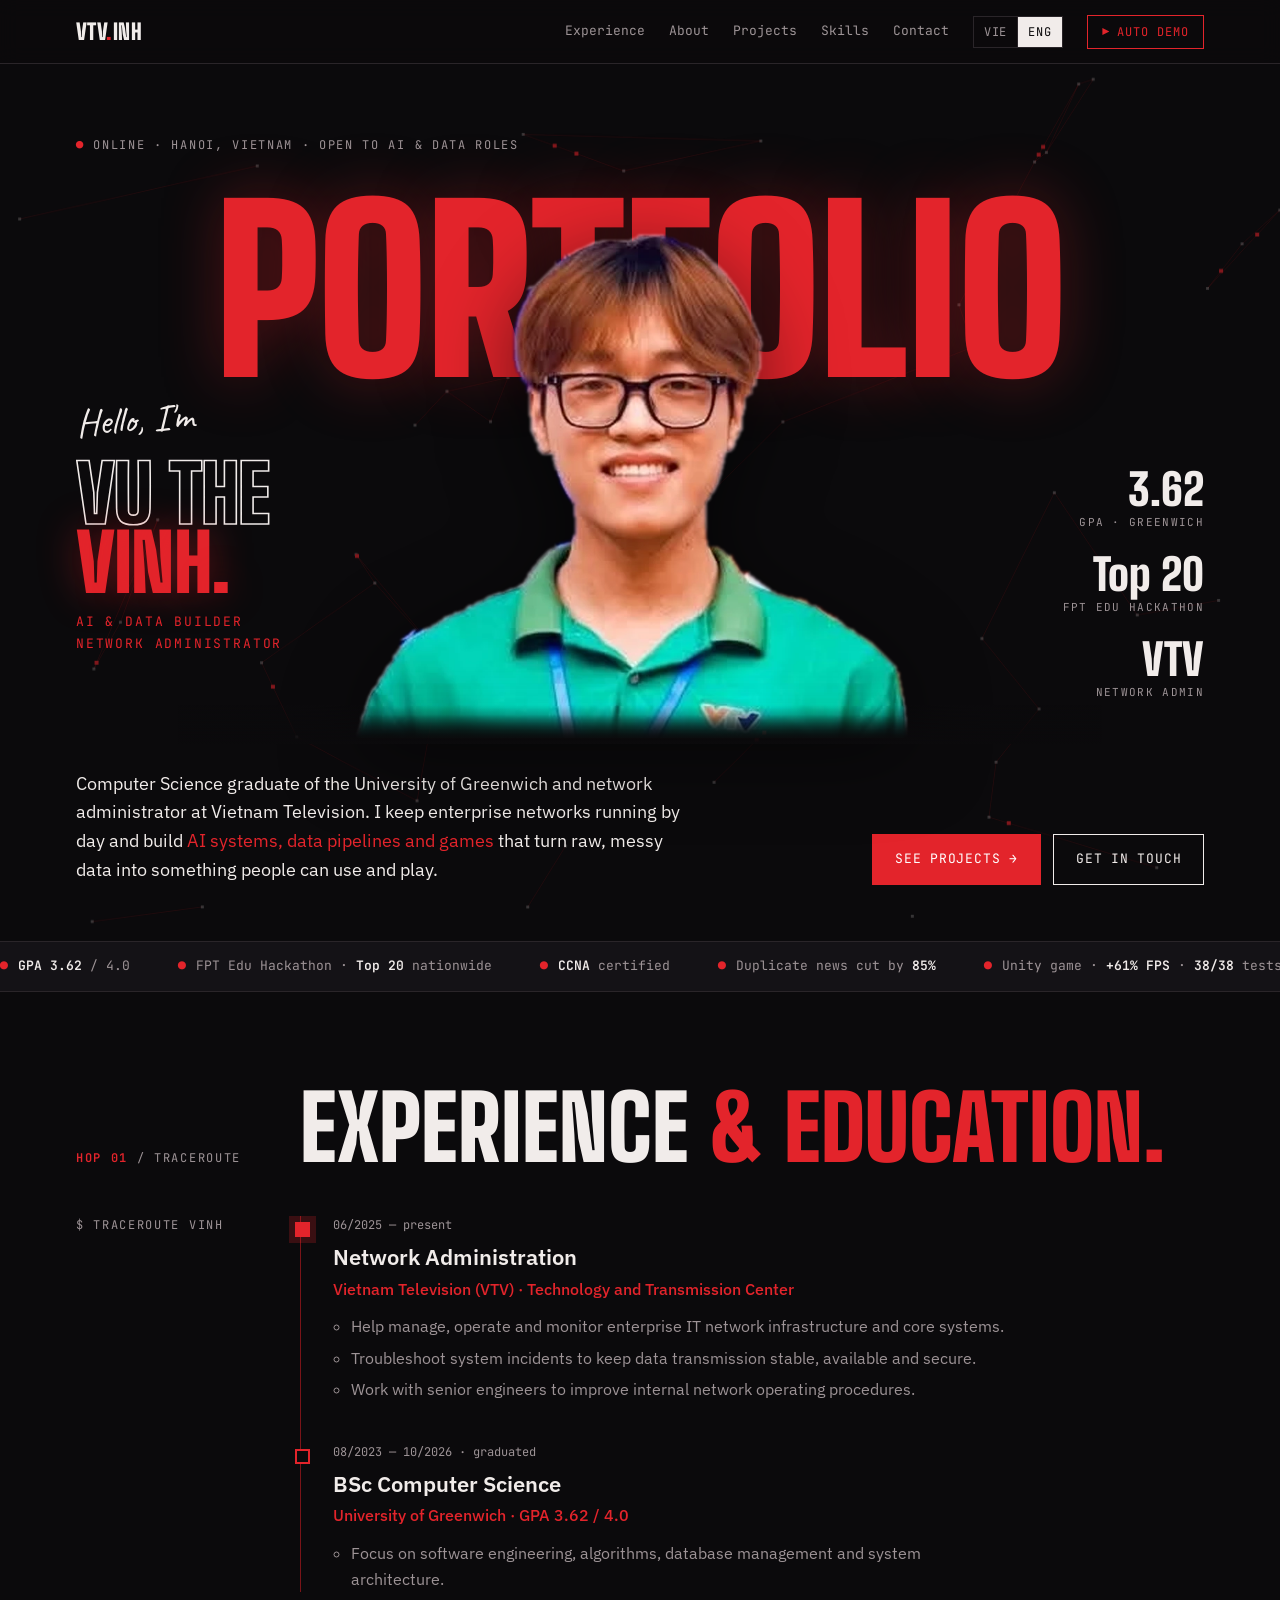
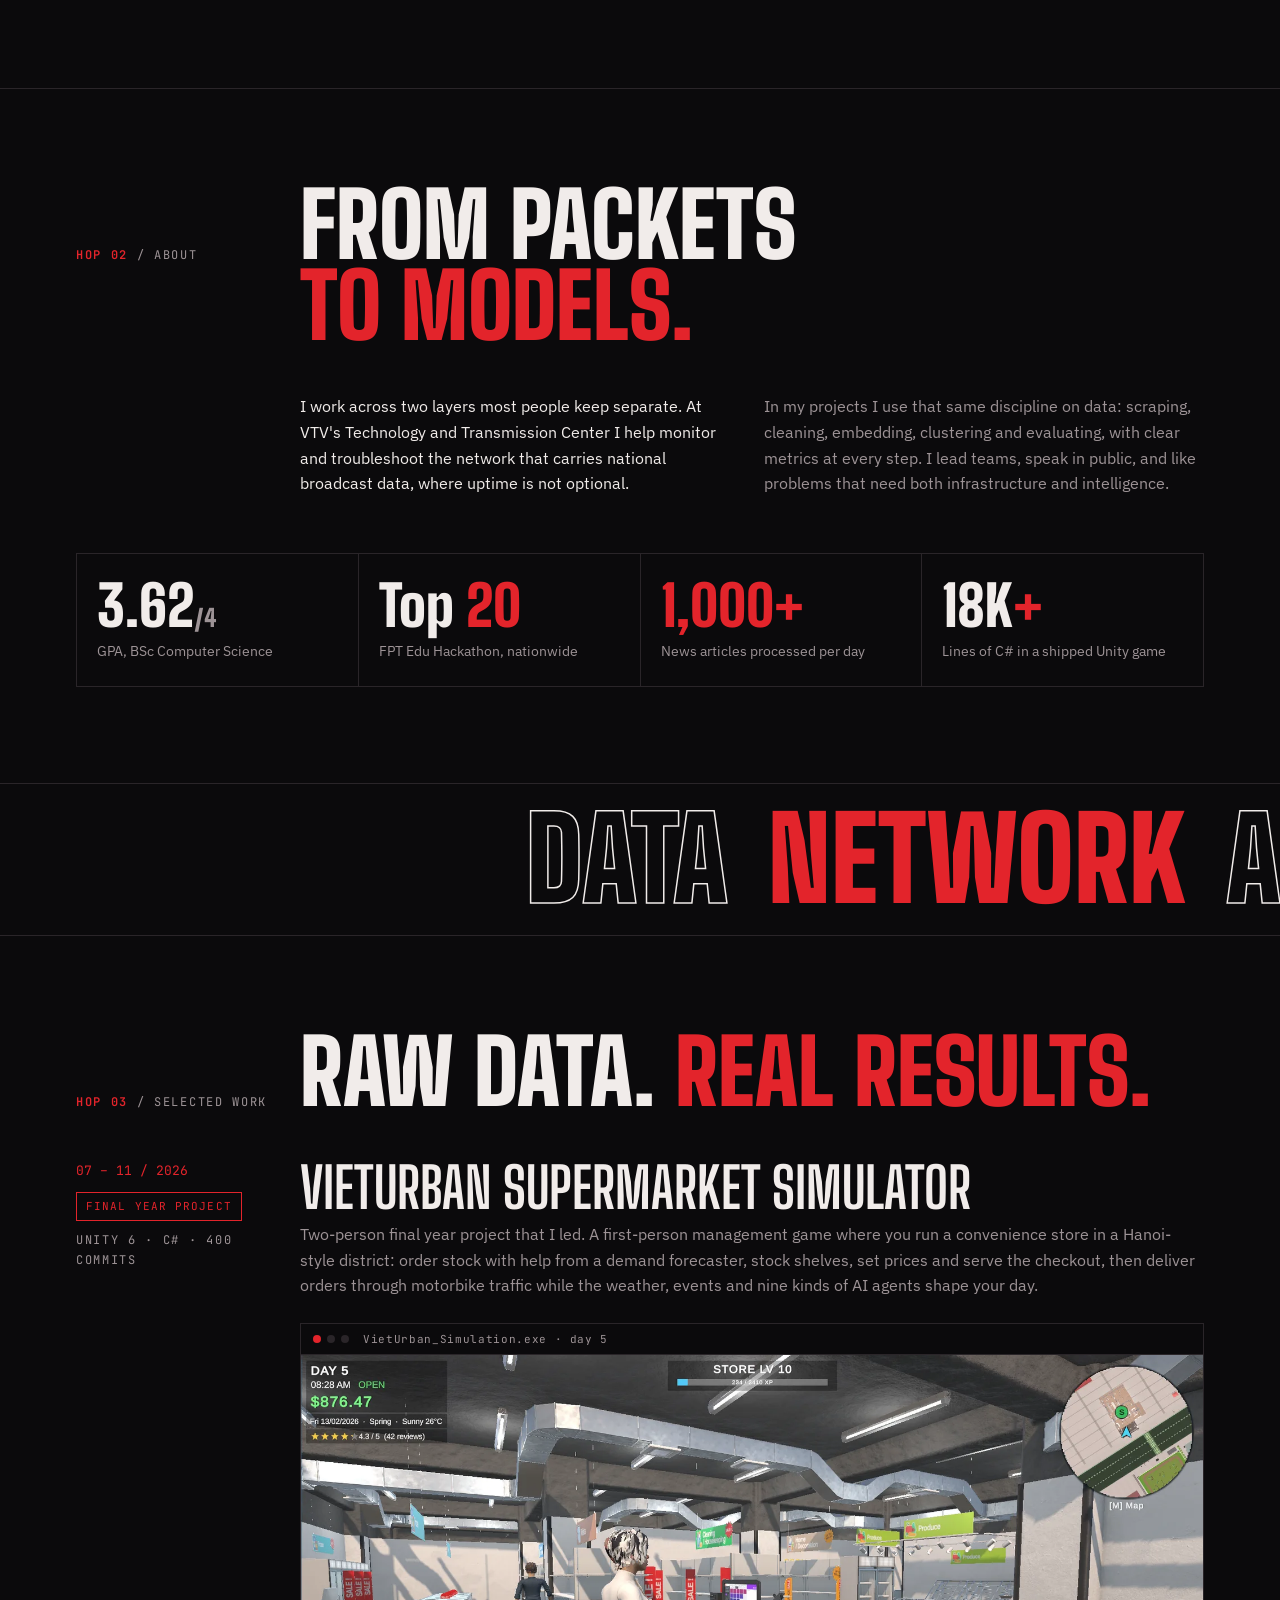
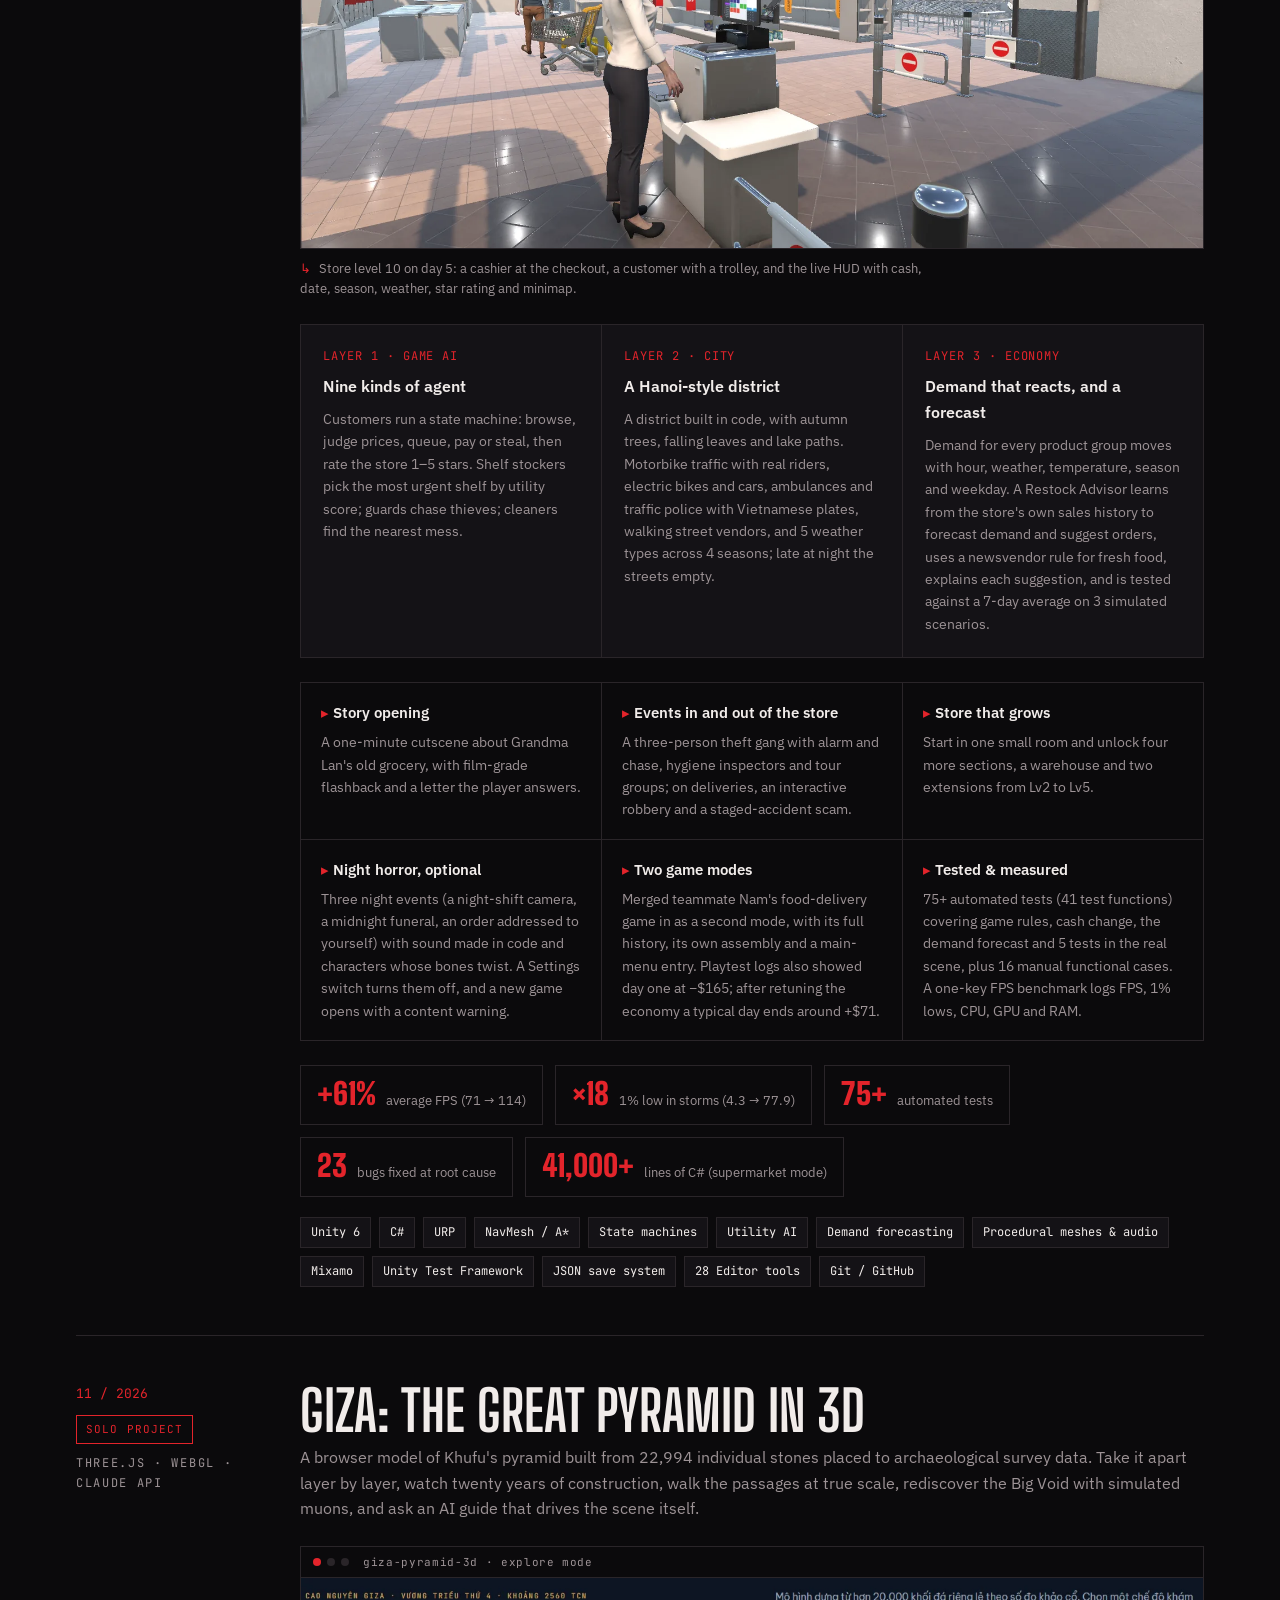
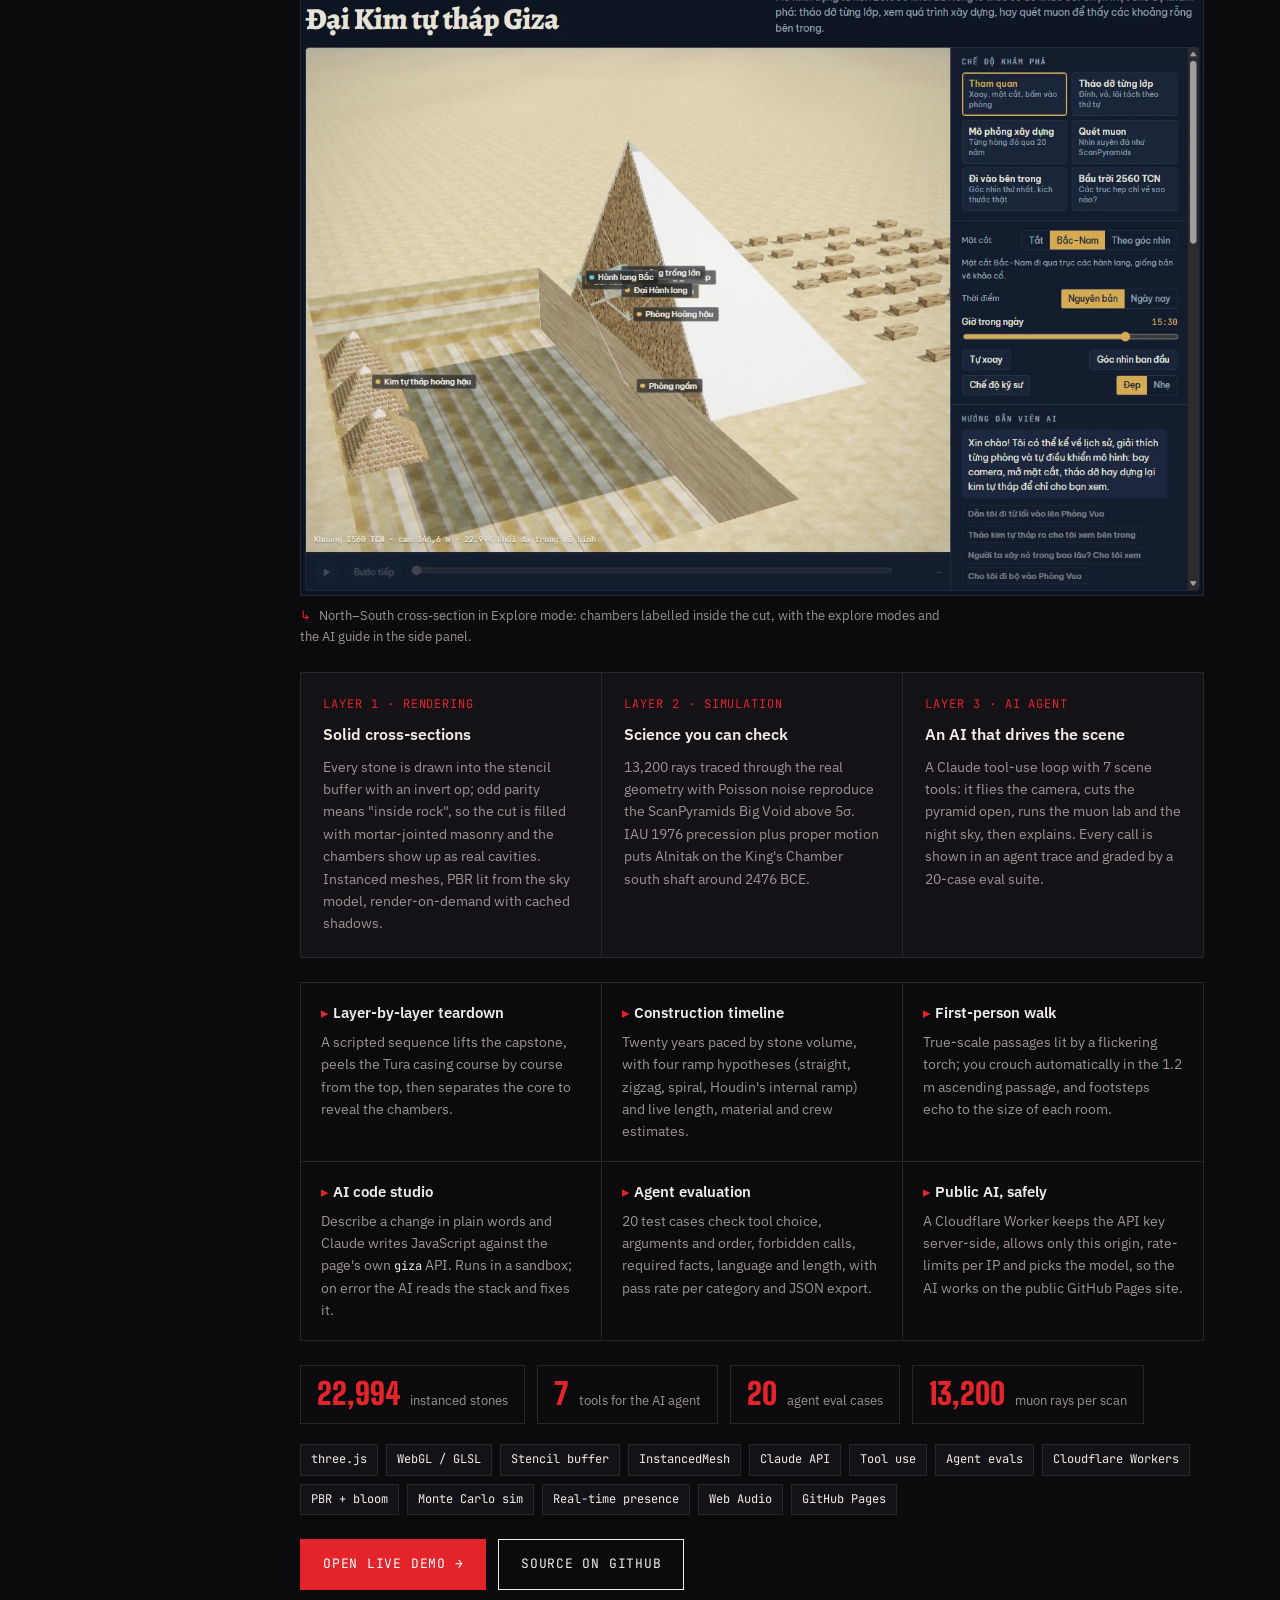
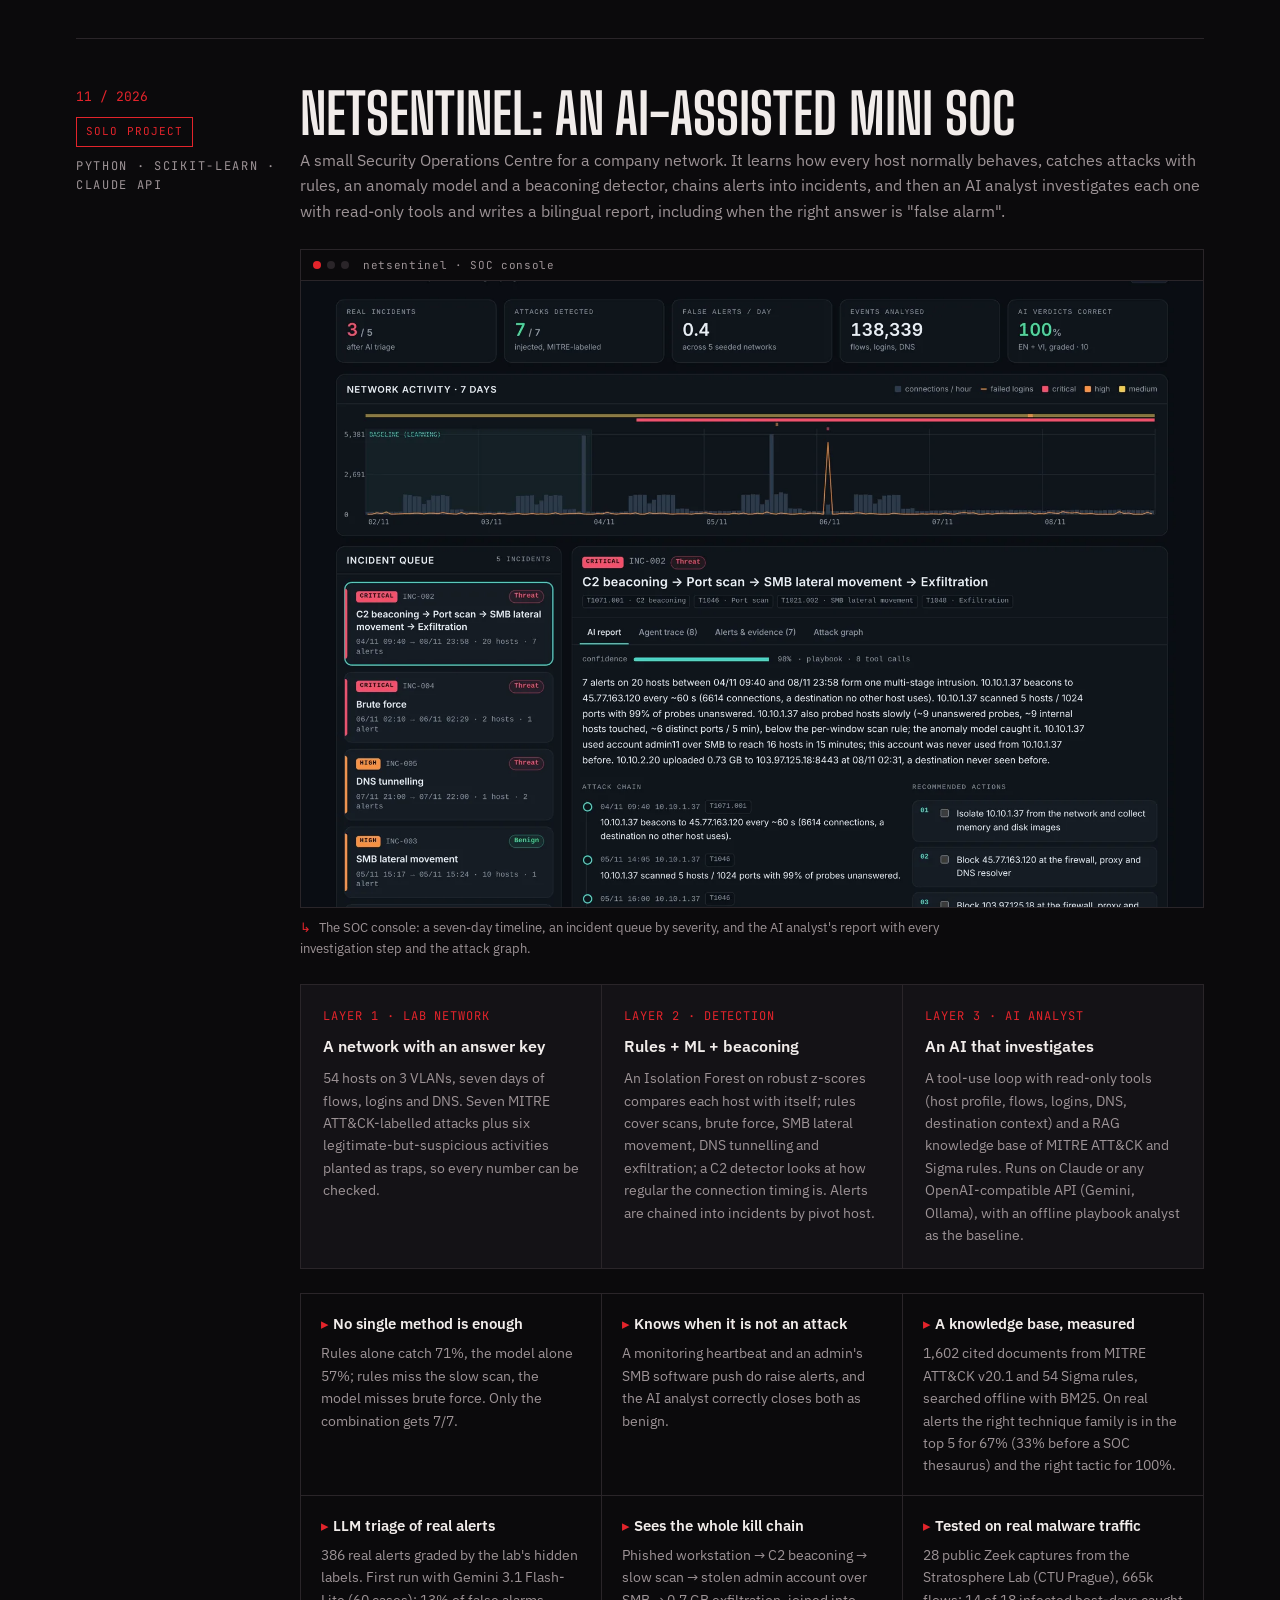
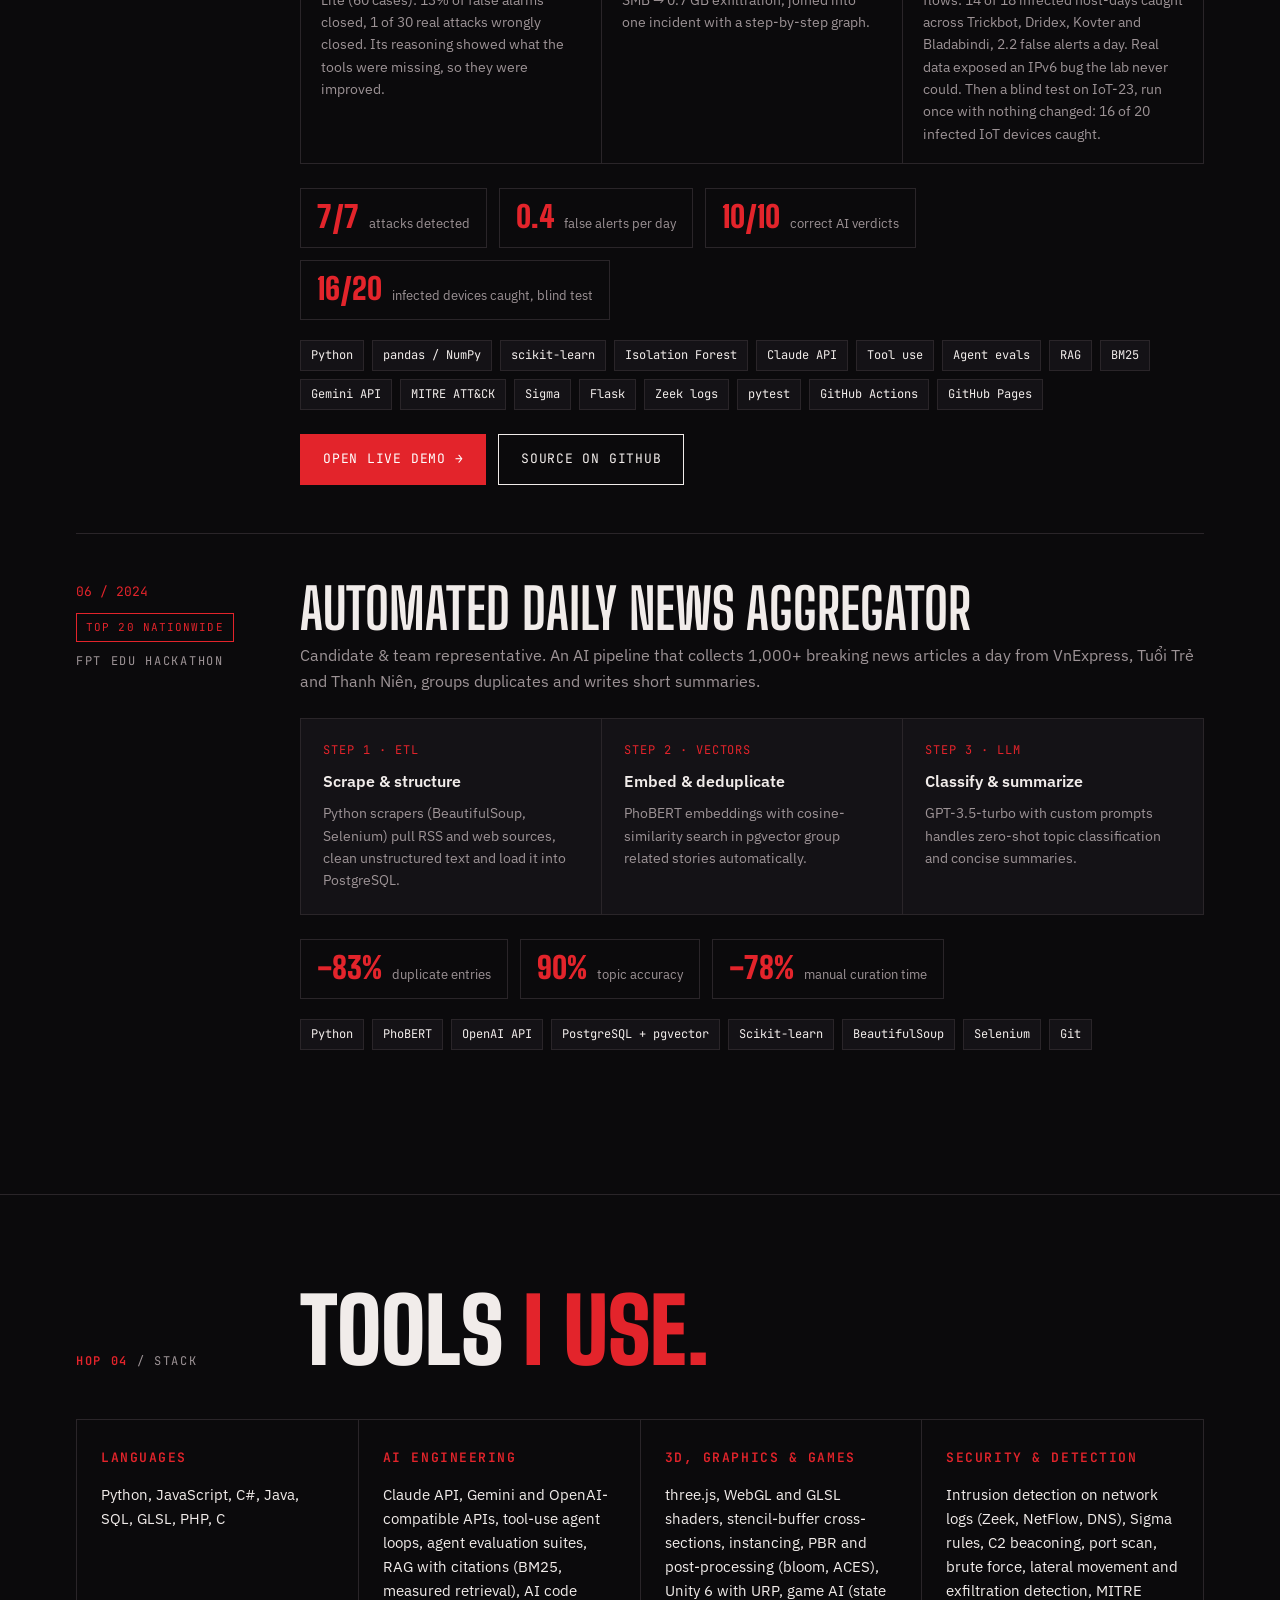
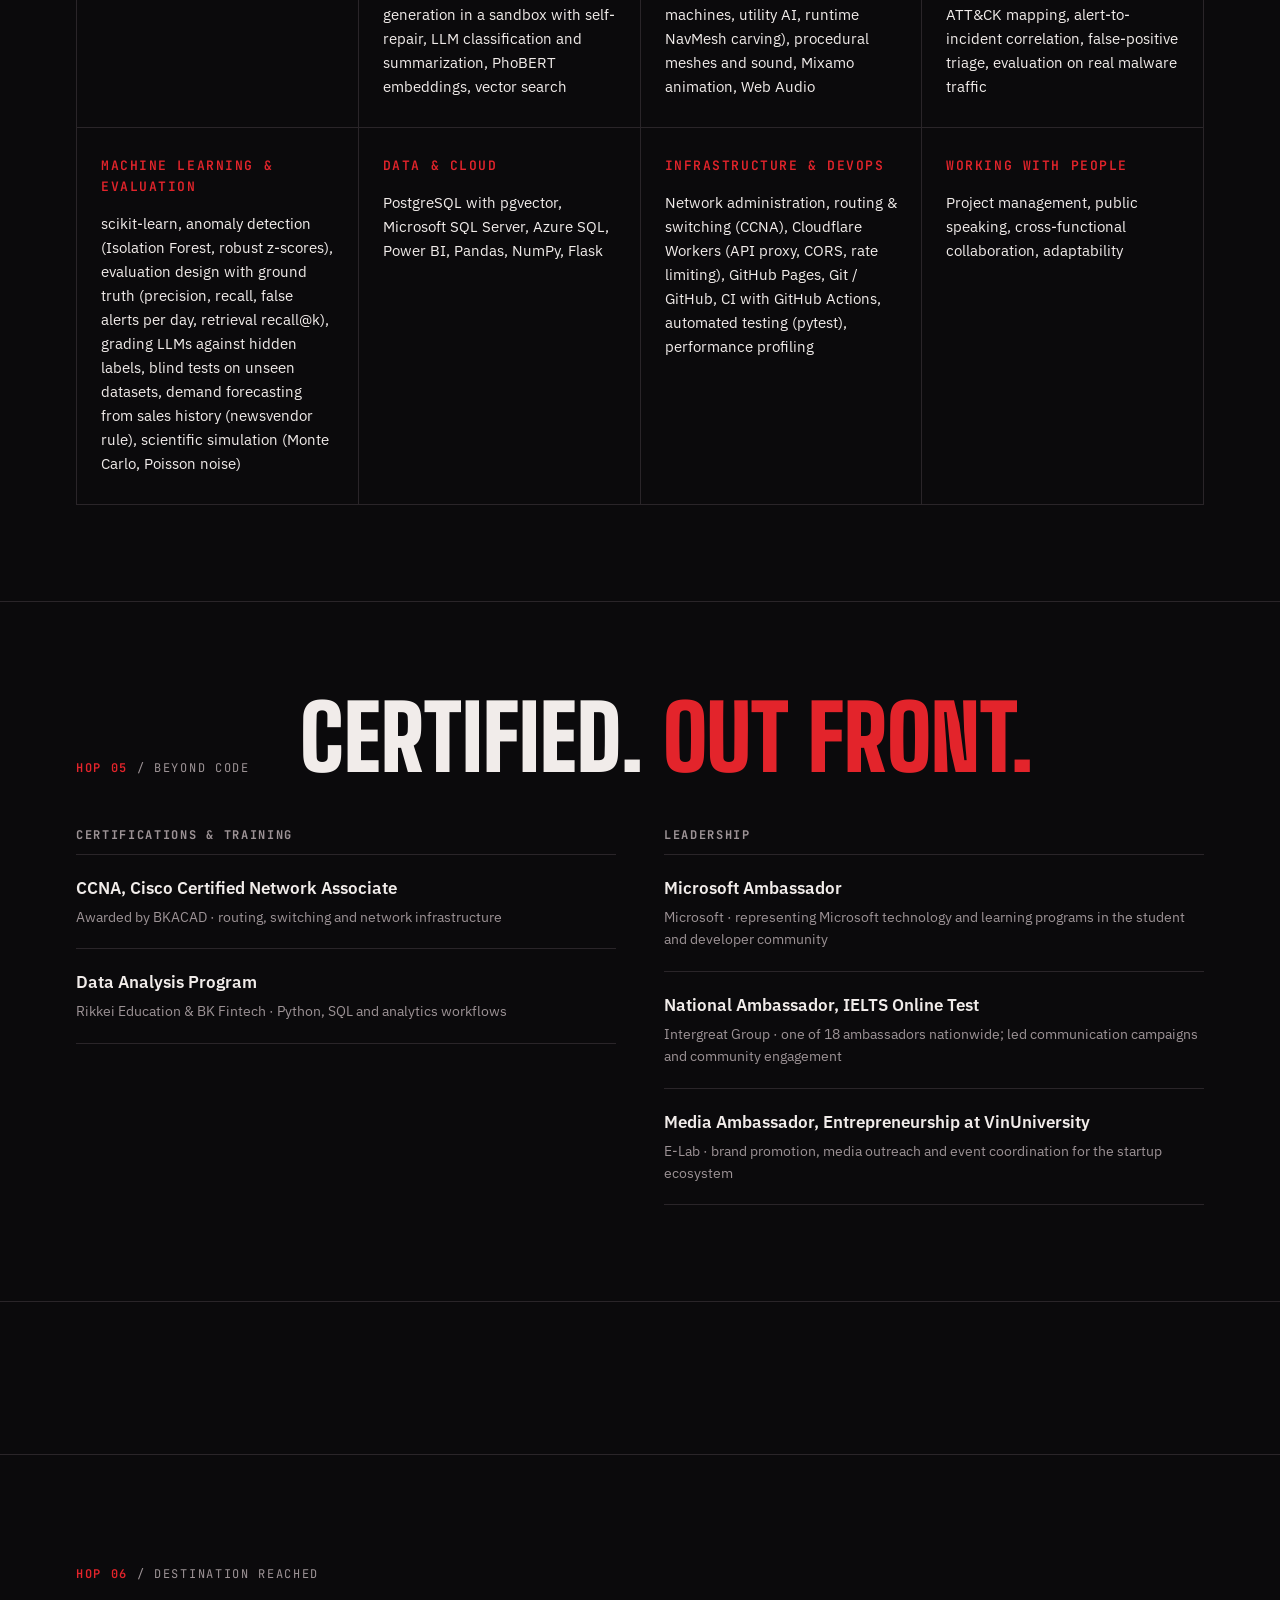
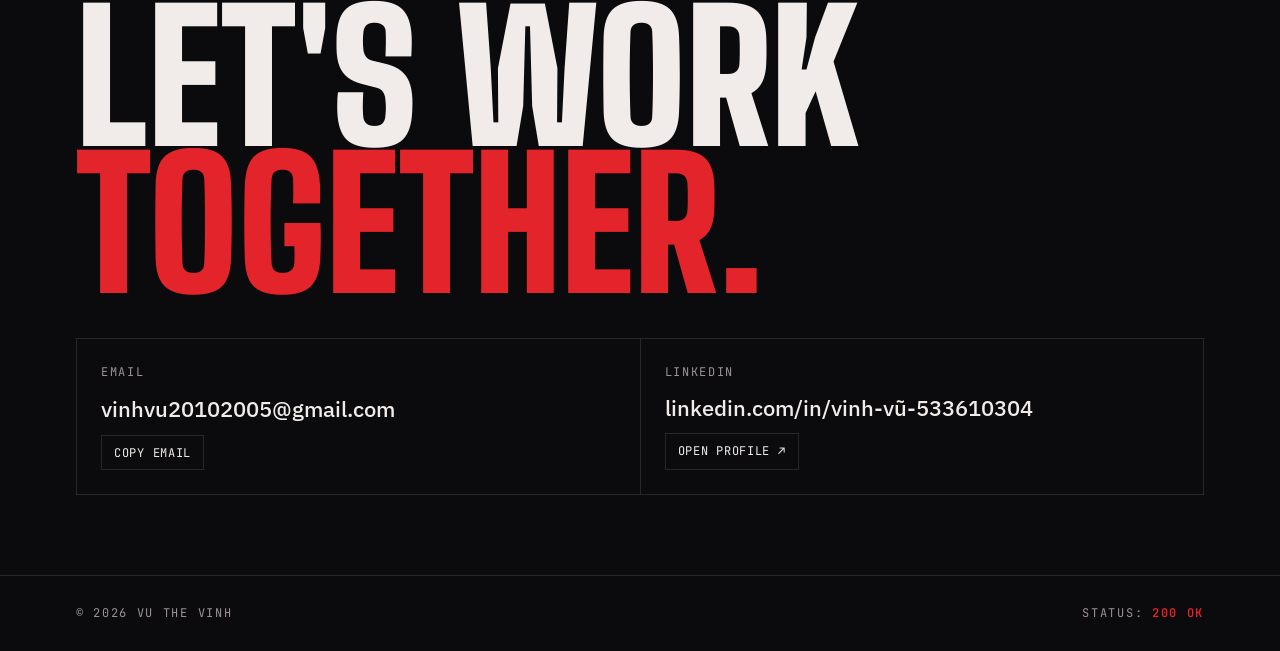
<file: index.html>
<!doctype html>
<html lang="en">
<head>
<meta charset="utf-8">
<meta name="viewport" content="width=device-width, initial-scale=1, viewport-fit=cover">
<meta name="description" content="Vu The Vinh: Computer Science graduate (University of Greenwich), network administrator at VTV, building AI, security tooling, data pipelines and games.">
<meta name="author" content="Vu The Vinh">
<meta name="keywords" content="Vu The Vinh, Vũ Thế Vinh, portfolio, AI engineer, data engineer, network administrator, VTV, University of Greenwich, Unity, three.js, Claude API, Hanoi">
<meta name="robots" content="index, follow">
<meta name="theme-color" content="#0b0a0c">
<link rel="canonical" href="https://vuthevinh2125.github.io/portfolio/">
<link rel="icon" href="images/favicon.svg" type="image/svg+xml">
<meta property="og:type" content="website">
<meta property="og:url" content="https://vuthevinh2125.github.io/portfolio/">
<meta property="og:site_name" content="Vu The Vinh Portfolio">
<meta property="og:title" content="Vu The Vinh · AI &amp; Data Builder, Network Admin at VTV">
<meta property="og:description" content="Portfolio: NetSentinel, an AI-assisted SOC tested on real malware traffic; a Unity supermarket simulator with 9 kinds of AI agents; a 3D Great Pyramid with a Claude tool-use guide; an AI news pipeline. Song ngữ VIE / ENG.">
<meta property="og:image" content="https://vuthevinh2125.github.io/portfolio/images/og-cover.jpg">
<meta property="og:image:width" content="1200">
<meta property="og:image:height" content="630">
<meta property="og:image:alt" content="Vu The Vinh in front of a large red PORTFOLIO title">
<meta property="og:locale" content="en_US">
<meta property="og:locale:alternate" content="vi_VN">
<meta name="twitter:card" content="summary_large_image">
<meta name="twitter:image" content="https://vuthevinh2125.github.io/portfolio/images/og-cover.jpg">
<style>:root{padding-top:env(safe-area-inset-top,0px);padding-bottom:env(safe-area-inset-bottom,0px)}body{margin:0;font-size:14px}img{max-width:100%}[hidden]{display:none!important}</style>
<title>Vu The Vinh Portfolio</title>
<link rel="preconnect" href="https://fonts.googleapis.com">
<link rel="preconnect" href="https://fonts.gstatic.com" crossorigin>
<link rel="stylesheet" href="https://fonts.googleapis.com/css2?family=Big+Shoulders+Display:wght@700;900&family=IBM+Plex+Sans:wght@400;500;600&family=JetBrains+Mono:wght@400;600&family=Caveat:wght@600&display=swap">
<style>
/* Layout: one dark world. Giant condensed hero over a live packet-route canvas, then a "trace" down the page: hops = sections. */
:root{
  --bg:#0b0a0c;
  --panel:#141216;
  --line:#2a2529;
  --fg:#f1ecea;
  --muted:#9d9396;
  --red:#e3242b;
  --red-dim:#7a1418;
  --display:"Big Shoulders Display","Impact","Arial Narrow",sans-serif;
  --body:"IBM Plex Sans",system-ui,-apple-system,"Segoe UI",sans-serif;
  --mono:"JetBrains Mono",ui-monospace,"SFMono-Regular",Menlo,monospace;
  --script:"Caveat","Segoe Script","Brush Script MT",cursive;
  color-scheme:dark;
}
*{box-sizing:border-box}
html{scroll-behavior:smooth}
body{background:var(--bg);color:var(--fg);font-family:var(--body);font-size:16px;line-height:1.6;overflow-x:hidden}
body::before{content:"";position:fixed;inset:0 0 auto;height:env(safe-area-inset-top,0px);z-index:10;background:var(--bg)}
a{color:inherit}
:focus-visible{outline:2px solid var(--red);outline-offset:3px}
.wrap{max-width:1160px;margin:0 auto;padding-left:max(16px,env(safe-area-inset-left,0px));padding-right:max(16px,env(safe-area-inset-right,0px))}
.mono{font-family:var(--mono)}
.label{font-family:var(--mono);font-size:12px;letter-spacing:.14em;text-transform:uppercase;color:var(--muted)}
.label b{color:var(--red);font-weight:600}

/* NAV */
nav{position:sticky;top:env(safe-area-inset-top,0px);z-index:5;background:color-mix(in srgb,var(--bg) 82%,transparent);backdrop-filter:blur(10px);border-bottom:1px solid var(--line)}
nav .wrap{display:flex;align-items:center;justify-content:space-between;gap:16px;padding-block:14px}
.brand{font-family:var(--display);font-weight:900;font-size:22px;letter-spacing:.02em;text-decoration:none}
.brand span{color:var(--red)}
nav ul{display:flex;gap:24px;list-style:none;margin:0;padding:0;font-family:var(--mono);font-size:13px}
nav ul a{text-decoration:none;color:var(--muted);transition:color .2s}
nav ul a:hover{color:var(--fg)}
@media (max-width:640px){nav ul{display:none}}

/* HERO */
.hero{position:relative;overflow:hidden;border-bottom:1px solid var(--line)}
#net{position:absolute;inset:0;width:100%;height:100%;opacity:.55}
.hero .wrap{position:relative;padding-block:72px 56px;display:grid;gap:28px}
.hero h1{font-family:var(--display);font-weight:900;text-transform:uppercase;line-height:.82;margin:0;font-size:clamp(60px,12.5vw,184px);letter-spacing:-.01em}
.hero h1 .r{color:var(--red);display:block}
.hero h1 .o{-webkit-text-stroke:2px var(--fg);color:transparent;display:block}
.hero-row{display:grid;grid-template-columns:1.3fr 1fr;gap:32px;align-items:end}
.hero-row p{margin:0;max-width:56ch;font-size:18px;color:var(--fg)}
.hero-row p em{font-style:normal;color:var(--red)}
.cta{display:flex;gap:12px;flex-wrap:wrap;justify-content:flex-end}
.btn{display:inline-flex;align-items:center;gap:10px;padding:14px 22px;font-family:var(--mono);font-size:13px;letter-spacing:.06em;text-transform:uppercase;text-decoration:none;border:1px solid var(--fg);transition:background .2s,color .2s,border-color .2s}
.btn.primary{background:var(--red);border-color:var(--red);color:#fff}
.btn.primary:hover{background:transparent;color:var(--red)}
.btn:not(.primary):hover{background:var(--fg);color:var(--bg)}
@media (max-width:820px){.hero-row{grid-template-columns:1fr}.cta{justify-content:flex-start}}

.hero-stage{position:relative;display:grid;grid-template-columns:1fr minmax(0,580px) 1fr;align-items:end;gap:8px;margin-top:8px}
.hero-word{position:absolute;left:50%;top:2%;transform:translateX(-50%);z-index:0;font-family:var(--display);font-weight:900;text-transform:uppercase;font-size:clamp(84px,17.5vw,270px);line-height:.8;letter-spacing:-.01em;color:var(--red);white-space:nowrap;pointer-events:none;text-shadow:0 0 60px color-mix(in srgb,var(--red) 35%,transparent)}
.hero-photo{position:relative;z-index:2;margin:0 -40px;align-self:end}
.hero-photo img{display:block;width:100%;height:auto;filter:drop-shadow(0 20px 40px rgba(0,0,0,.55));transition:transform .5s cubic-bezier(.2,.7,.2,1)}
.hero-photo:hover img,.hero-photo.is-hover img{transform:translateY(-6px) scale(1.015)}
.hero-photo::after{content:"";position:absolute;left:-20%;right:-20%;bottom:-2px;height:7%;background:linear-gradient(to bottom,transparent,var(--bg));z-index:3;pointer-events:none}
.hero-left{position:relative;z-index:4;align-self:center;padding-top:clamp(40px,9vw,140px);min-width:0}
.hello{margin:0 0 6px;font-family:var(--script);font-size:clamp(28px,3vw,42px);color:var(--fg);transform:rotate(-4deg);transform-origin:left}
.hero .hero-left h1{font-size:clamp(48px,6.2vw,92px);line-height:.86}
.hero .hero-left h1 span{white-space:nowrap}
.hero .hero-left h1 .o{-webkit-text-stroke:1.6px var(--fg)}
.roles{margin:14px 0 0;font-family:var(--mono);font-size:13px;letter-spacing:.14em;text-transform:uppercase;color:var(--red);line-height:1.7}
.hero-side{position:relative;z-index:4;list-style:none;margin:0;padding:0 0 40px;display:grid;gap:22px;justify-self:end;text-align:right}
.hero-side li{display:grid;gap:2px}
.hero-side b{font-family:var(--display);font-weight:900;font-size:clamp(30px,3.4vw,48px);line-height:1;color:var(--fg)}
.hero-side span{font-family:var(--mono);font-size:11px;letter-spacing:.12em;text-transform:uppercase;color:var(--muted)}
@media (max-width:820px){
  .hero-stage{grid-template-columns:1fr;gap:0}
  .hero-word{top:0;font-size:clamp(56px,19vw,150px)}
  .hero-photo{grid-row:1;width:min(460px,108%);justify-self:center;margin:clamp(24px,8vw,60px) 0 0}
  .hero-left{padding-top:0;margin-top:-10px}
  .hero-side{justify-self:start;text-align:left;grid-template-columns:repeat(3,auto);gap:20px;padding:24px 0 0}
}

/* PROJECT SCREENSHOTS */
.p-shot{margin:0 0 24px;display:grid;gap:10px}
.shot-open{position:relative;display:block;width:100%;padding:0;border:1px solid var(--line);background:var(--panel);cursor:zoom-in;overflow:hidden;text-align:left;transition:border-color .3s}
.shot-open:hover,.shot-open.is-hover{border-color:var(--red)}
.shot-bar{display:flex;align-items:center;gap:6px;padding:8px 12px;border-bottom:1px solid var(--line);font-family:var(--mono);font-size:11px;letter-spacing:.06em;color:var(--muted);background:var(--bg)}
.shot-bar i{width:8px;height:8px;border-radius:50%;background:var(--line)}
.shot-bar i:first-child{background:var(--red)}
.shot-bar span{margin-left:8px;white-space:nowrap;overflow:hidden;text-overflow:ellipsis;min-width:0}
.shot-open img{display:block;width:100%;height:auto;transition:transform .6s cubic-bezier(.2,.7,.2,1),filter .4s;filter:saturate(.92)}
.shot-open:hover img,.shot-open.is-hover img{transform:scale(1.025);filter:none}
.shot-zoom{position:absolute;right:12px;bottom:12px;width:34px;height:34px;display:grid;place-items:center;background:var(--red);color:#fff;font-size:16px;opacity:0;transform:translateY(6px);transition:opacity .3s,transform .3s}
.shot-open:hover .shot-zoom,.shot-open:focus-visible .shot-zoom,.shot-open.is-hover .shot-zoom{opacity:1;transform:none}
.p-shot figcaption{font-size:13px;color:var(--muted);max-width:80ch}
.p-shot figcaption::before{content:"↳ ";color:var(--red);font-family:var(--mono)}
#lightbox{padding:0;border:1px solid var(--line);background:var(--bg);color:var(--fg);max-width:min(1400px,calc(100vw - 32px));max-height:calc(100vh - 32px);width:auto}
#lightbox::backdrop{background:rgba(5,4,6,.88);backdrop-filter:blur(4px)}
#lightbox img{display:block;max-width:100%;max-height:calc(100vh - 120px);width:auto;height:auto;margin:0 auto}
#lightbox .lb-foot{display:flex;justify-content:space-between;align-items:center;gap:16px;padding:12px 16px;border-top:1px solid var(--line);font-size:13px;color:var(--muted)}
#lightbox .lb-close{flex:none}

/* STATUS TICKER */
.ticker{border-bottom:1px solid var(--line);overflow:hidden;background:var(--panel)}
.ticker-track{display:flex;gap:48px;white-space:nowrap;padding-block:14px;font-family:var(--mono);font-size:13px;color:var(--muted);animation:tick 38s linear infinite;width:max-content}
.ticker-track span b{color:var(--fg);font-weight:600}
.ticker-track span::before{content:"●";color:var(--red);margin-right:10px}
@keyframes tick{to{transform:translateX(-50%)}}

/* SECTIONS */
section{padding-block:96px;border-bottom:1px solid var(--line)}
.sec-head{display:grid;grid-template-columns:200px 1fr;gap:24px;margin-bottom:48px;align-items:baseline}
.sec-head h2{font-family:var(--display);font-weight:900;text-transform:uppercase;font-size:clamp(44px,7vw,92px);line-height:.9;margin:0;text-wrap:balance}
.sec-head h2 span{color:var(--red)}
@media (max-width:720px){.sec-head{grid-template-columns:1fr;gap:8px}section{padding-block:64px}}

/* ABOUT */
.about{display:grid;grid-template-columns:200px 1fr 1fr;gap:24px}
.about p{margin:0;max-width:60ch;color:var(--fg)}
.about p+p{color:var(--muted)}
.facts{display:grid;grid-template-columns:repeat(4,1fr);gap:1px;background:var(--line);border:1px solid var(--line);margin-top:56px}
.fact{background:var(--bg);padding:24px 20px;display:grid;gap:6px}
.fact .n{font-family:var(--display);font-weight:900;font-size:56px;line-height:1;color:var(--fg);font-variant-numeric:tabular-nums}
.fact .n small{font-size:24px;color:var(--muted)}
.fact .n i{font-style:normal;color:var(--red)}
.fact .t{font-size:14px;color:var(--muted)}
@media (max-width:820px){.about{grid-template-columns:1fr}.about>div:first-child{display:none}.facts{grid-template-columns:repeat(2,1fr)}}
@media (max-width:520px){.facts{grid-template-columns:repeat(2,minmax(0,1fr))}.fact{padding:18px 14px}.fact .n{font-size:40px}.fact .n small{font-size:18px}}

/* PROJECTS */
.project{display:grid;grid-template-columns:200px 1fr;gap:24px;padding-block:48px;border-top:1px solid var(--line)}
.project:first-of-type{border-top:0;padding-top:0}
.p-meta{display:grid;gap:10px;align-content:start}
.p-meta .date{font-family:var(--mono);font-size:13px;color:var(--red)}
.badge{display:inline-block;justify-self:start;font-family:var(--mono);font-size:11px;letter-spacing:.1em;text-transform:uppercase;padding:5px 9px;border:1px solid var(--red);color:var(--red)}
.p-body{min-width:0}
.p-body h3{font-family:var(--display);font-weight:700;text-transform:uppercase;font-size:clamp(34px,4.6vw,56px);line-height:.95;margin:0 0 8px;text-wrap:balance}
.p-body .role{color:var(--muted);margin:0 0 24px}
.pipeline{display:grid;grid-template-columns:repeat(3,1fr);gap:1px;background:var(--line);border:1px solid var(--line);margin-bottom:24px}
.stage{background:var(--panel);padding:22px;display:grid;gap:8px;align-content:start;transition:background .25s}
.stage:hover{background:#1c181b}
.stage .k{font-family:var(--mono);font-size:12px;color:var(--red);letter-spacing:.08em}
.stage h4{margin:0;font-size:16px;font-weight:600}
.stage p{margin:0;font-size:14px;color:var(--muted)}
.results{display:flex;flex-wrap:wrap;gap:12px;margin-bottom:20px}
.result{display:flex;align-items:baseline;gap:10px;padding:12px 16px;border:1px solid var(--line)}
.result b{font-family:var(--display);font-size:30px;font-weight:900;color:var(--red);line-height:1;font-variant-numeric:tabular-nums}
.result span{font-size:13px;color:var(--muted)}
.features{list-style:none;margin:0 0 24px;padding:0;display:grid;grid-template-columns:repeat(3,1fr);gap:1px;background:var(--line);border:1px solid var(--line)}
.features li{background:var(--bg);padding:18px 20px;font-size:14px;color:var(--muted);display:grid;gap:6px;align-content:start;transition:background .25s}
.features li:hover{background:var(--panel)}
.features li b{color:var(--fg);font-size:15px;font-weight:600}
.features li b::before{content:"▸ ";color:var(--red)}
@media (max-width:820px){.features{grid-template-columns:1fr}}
.stack{display:flex;flex-wrap:wrap;gap:8px;list-style:none;margin:0;padding:0}
.stack li{font-family:var(--mono);font-size:12px;padding:5px 10px;background:var(--panel);border:1px solid var(--line);color:var(--fg)}
.p-links{display:flex;flex-wrap:wrap;gap:12px;margin-top:24px}
.features li code{font-family:var(--mono);font-size:12px;color:var(--fg)}
@media (max-width:820px){.project{grid-template-columns:1fr}.pipeline{grid-template-columns:1fr}}

/* EXPERIENCE — traceroute */
.trace{display:grid;grid-template-columns:200px 1fr;gap:24px}
.hops{list-style:none;margin:0;padding:0;border-left:1px solid var(--red-dim)}
.hop{position:relative;padding:0 0 40px 32px}
.hop:last-child{padding-bottom:0}
.hop::before{content:"";position:absolute;left:-6px;top:6px;width:11px;height:11px;background:var(--bg);border:2px solid var(--red)}
.hop.live::before{background:var(--red);box-shadow:0 0 0 6px color-mix(in srgb,var(--red) 22%,transparent)}
.hop .ms{font-family:var(--mono);font-size:12px;color:var(--muted)}
.hop h3{margin:4px 0 2px;font-size:22px;font-weight:600}
.hop .org{color:var(--red);font-weight:500;margin:0 0 12px}
.hop ul{margin:0;padding-left:18px;color:var(--muted);display:grid;gap:6px;max-width:68ch}
@media (max-width:720px){.trace{grid-template-columns:1fr}}

/* SKILLS */
.skills{display:grid;grid-template-columns:repeat(auto-fit,minmax(260px,1fr));gap:1px;background:var(--line);border:1px solid var(--line)}
.skill{background:var(--bg);padding:28px 24px;display:grid;gap:14px;align-content:start}
.skill h3{margin:0;font-family:var(--mono);font-size:13px;letter-spacing:.12em;text-transform:uppercase;color:var(--red);font-weight:600}
.skill p{margin:0;font-size:15px}

/* CREDENTIALS */
.creds{display:grid;grid-template-columns:repeat(2,1fr);gap:48px}
.cred-list{list-style:none;margin:0;padding:0;display:grid}
.cred-list li{padding:20px 0;border-top:1px solid var(--line);display:grid;gap:4px}
.cred-list li:last-child{border-bottom:1px solid var(--line)}
.cred-list strong{font-size:17px;font-weight:600}
.cred-list span{color:var(--muted);font-size:14px}
.creds h3{margin:0 0 8px}
@media (max-width:820px){.creds{grid-template-columns:1fr}}

/* CONTACT */
.contact{padding-block:110px 80px;border-bottom:0}
.contact h2{font-family:var(--display);font-weight:900;text-transform:uppercase;font-size:clamp(64px,14vw,190px);line-height:.82;margin:0 0 40px}
.contact h2 span{color:var(--red);display:block}
.links{display:grid;grid-template-columns:repeat(2,1fr);gap:1px;background:var(--line);border:1px solid var(--line)}
.link{background:var(--bg);padding:24px;display:grid;gap:8px;min-width:0}
.link .v{font-size:clamp(17px,2.2vw,22px);font-weight:500;word-break:break-all}
.link .row{display:flex;gap:10px;flex-wrap:wrap}
.mini{font-family:var(--mono);font-size:12px;letter-spacing:.06em;text-transform:uppercase;padding:8px 12px;border:1px solid var(--line);background:transparent;color:var(--fg);cursor:pointer;text-decoration:none}
.mini:hover{border-color:var(--red);color:var(--red)}
@media (max-width:720px){.links{grid-template-columns:1fr}}
footer{padding-block:28px;border-top:1px solid var(--line)}
footer .wrap{display:flex;justify-content:space-between;gap:16px;flex-wrap:wrap}

/* reveal: visible at rest, slides in subtly */
.rise{animation:rise .8s cubic-bezier(.2,.7,.2,1) both}
.rise.d1{animation-delay:.08s}.rise.d2{animation-delay:.18s}.rise.d3{animation-delay:.3s}
@keyframes rise{from{transform:translateY(18px);opacity:.001}to{transform:none;opacity:1}}
/* ===== MOTION LAYER ===== */
/* scroll progress */
#progress{position:fixed;top:env(safe-area-inset-top,0px);left:0;height:3px;width:100%;background:var(--red);transform-origin:0 50%;transform:scaleX(0);z-index:20;box-shadow:0 0 12px var(--red)}
/* cursor glow (desktop) */
#glow{position:fixed;left:0;top:0;width:520px;height:520px;margin:-260px 0 0 -260px;border-radius:50%;pointer-events:none;z-index:0;background:radial-gradient(circle,color-mix(in srgb,var(--red) 20%,transparent) 0%,transparent 62%);transition:opacity .4s;opacity:0}
body.has-mouse #glow{opacity:1}
main,header,footer,.ticker{position:relative;z-index:1}
/* hero letters */
.hero h1 .ch{display:inline-block;animation:drop .9s cubic-bezier(.2,.8,.2,1) both}
@keyframes drop{from{transform:translateY(60%) rotate(6deg);opacity:.001;filter:blur(8px)}to{transform:none;opacity:1;filter:none}}
.hero h1 .r{text-shadow:0 0 40px color-mix(in srgb,var(--red) 45%,transparent)}
.hero h1 .r.glitch{animation:glitch .35s steps(2) 1}
@keyframes glitch{0%{text-shadow:4px 0 #00e5ff,-4px 0 var(--red);transform:translateX(2px)}50%{text-shadow:-5px 0 #00e5ff,5px 0 var(--red);transform:translateX(-3px) skewX(-4deg)}100%{text-shadow:0 0 40px color-mix(in srgb,var(--red) 45%,transparent);transform:none}}
/* scroll reveal: content is visible at rest; entering view replays a slide */
.reveal.in{animation:rise .9s cubic-bezier(.2,.7,.2,1) both}
.sec-head h2.in{animation:wipe 1s cubic-bezier(.7,0,.2,1) both}
@keyframes wipe{from{clip-path:inset(0 100% 0 0);transform:translateX(-24px)}to{clip-path:inset(0 0 0 0);transform:none}}
/* project cards: tilt + spotlight */
.p-body{transform-style:preserve-3d;transition:transform .25s ease-out}
.pipeline .stage{position:relative;overflow:hidden}
.pipeline .stage::after{content:"";position:absolute;inset:0;background:radial-gradient(240px circle at var(--mx,50%) var(--my,50%),color-mix(in srgb,var(--red) 22%,transparent),transparent 70%);opacity:0;transition:opacity .3s;pointer-events:none}
.pipeline .stage:hover::after{opacity:1}
.stage .k{position:relative}
.result{transition:transform .25s,border-color .25s}
.result:hover{transform:translateY(-4px);border-color:var(--red)}
.stack li{transition:background .2s,color .2s,transform .2s}
.stack li:hover{background:var(--red);color:#fff;transform:translateY(-2px)}
/* big outlined marquee between sections */
.bigmarquee{overflow:hidden;border-bottom:1px solid var(--line);padding-block:18px}
.bigmarquee .row{display:flex;gap:40px;width:max-content;white-space:nowrap;font-family:var(--display);font-weight:900;text-transform:uppercase;font-size:clamp(56px,9vw,120px);line-height:1;will-change:transform}
.bigmarquee .row span:nth-child(odd){-webkit-text-stroke:1.5px var(--fg);color:transparent}
.bigmarquee .row span:nth-child(even){color:var(--red)}
/* magnetic buttons */
.btn{will-change:transform;transition:background .2s,color .2s,border-color .2s,transform .2s ease-out}
/* skills hover */
.skill{transition:background .3s}
.skill:hover{background:var(--panel)}
.skill:hover h3{letter-spacing:.2em}
.skill h3{transition:letter-spacing .3s}
.hop{transition:transform .3s}
.hop:hover{transform:translateX(8px)}
.contact h2 span{display:block;animation:pulse 3s ease-in-out infinite}
@keyframes pulse{50%{text-shadow:0 0 50px color-mix(in srgb,var(--red) 55%,transparent)}}
@media (hover:none){#glow{display:none}}

/* ===== AUTO DEMO: simulated cursor ===== */
#fake-cursor{position:fixed;left:0;top:0;width:26px;height:26px;z-index:50;pointer-events:none;opacity:0;transition:opacity .4s;filter:drop-shadow(0 2px 6px rgba(0,0,0,.6));will-change:transform}
#fake-cursor svg{display:block;width:100%;height:100%;transition:transform .12s}
#fake-cursor.down svg{transform:scale(.82)}
body.demo #fake-cursor{opacity:1}
body.demo, body.demo *{cursor:none}
.ripple{position:fixed;width:14px;height:14px;margin:-7px 0 0 -7px;border-radius:50%;border:2px solid var(--red);pointer-events:none;z-index:49;animation:ripple .6s ease-out forwards}
@keyframes ripple{to{transform:scale(4.5);opacity:0}}
.demo-btn{display:inline-flex;align-items:center;gap:8px;font-family:var(--mono);font-size:12px;letter-spacing:.08em;text-transform:uppercase;padding:8px 14px;border:1px solid var(--red);background:transparent;color:var(--red);cursor:pointer;transition:background .2s,color .2s}
.demo-btn:hover,body.demo .demo-btn{background:var(--red);color:#fff}
.demo-btn .dot{width:7px;height:7px;background:currentColor;clip-path:polygon(0 0,100% 50%,0 100%)}
body.demo .demo-btn .dot{clip-path:none}
.nav-right{display:flex;align-items:center;gap:24px}
.lang{display:inline-flex;border:1px solid var(--line)}
.lang button{font-family:var(--mono);font-size:12px;letter-spacing:.08em;padding:7px 10px;background:transparent;color:var(--muted);border:0;cursor:pointer;transition:background .2s,color .2s}
.lang button+button{border-left:1px solid var(--line)}
.lang button:hover{color:var(--fg)}
.lang button[aria-pressed="true"]{background:var(--fg);color:var(--bg)}
@media (max-width:420px){.nav-right{gap:10px}.demo-btn{padding:8px 10px}.demo-btn #demo-label{display:none}}
#demo-hint{position:fixed;left:50%;bottom:calc(20px + env(safe-area-inset-bottom,0px));transform:translateX(-50%);z-index:30;font-family:var(--mono);font-size:12px;letter-spacing:.06em;color:var(--muted);background:var(--panel);border:1px solid var(--line);padding:8px 14px;opacity:0;transition:opacity .4s;pointer-events:none;white-space:nowrap;max-width:calc(100vw - 32px);overflow:hidden;text-overflow:ellipsis}
body.demo #demo-hint{opacity:1}
/* hover states the demo cursor can trigger */
.btn.primary.is-hover{background:transparent;color:var(--red)}
.btn:not(.primary).is-hover{background:var(--fg);color:var(--bg)}
nav ul a.is-hover{color:var(--fg)}
.pipeline .stage.is-hover{background:#1c181b}
.pipeline .stage.is-hover::after{opacity:1}
.result.is-hover{transform:translateY(-4px);border-color:var(--red)}
.stack li.is-hover{background:var(--red);color:#fff;transform:translateY(-2px)}
.features li.is-hover{background:var(--panel)}
.skill.is-hover{background:var(--panel)}
.skill.is-hover h3{letter-spacing:.2em}
.hop.is-hover{transform:translateX(8px)}
.mini.is-hover{border-color:var(--red);color:var(--red)}
.fact{transition:background .25s}
.fact:hover,.fact.is-hover{background:var(--panel)}
.cred-list li{transition:padding-left .25s}
.cred-list li:hover,.cred-list li.is-hover{padding-left:10px}

/* ===== BUILD MODE: the page assembles frame by frame ===== */
.b-wait{opacity:0 !important;animation:none !important;transition:none !important}
.b-done{animation:bIn .45s cubic-bezier(.2,.7,.2,1) both !important}
@keyframes bIn{from{opacity:0;transform:translateY(14px);filter:blur(6px)}to{opacity:1;transform:none;filter:none}}
.b-done.b-wipe{animation:bWipe .55s cubic-bezier(.7,0,.2,1) both !important}
@keyframes bWipe{from{clip-path:inset(0 100% 0 0)}to{clip-path:inset(0 0 0 0)}}
.hero h1.b-done{animation:none !important}
.hero h1.b-done .ch{animation:drop2 .8s cubic-bezier(.2,.8,.2,1) both}
@keyframes drop2{from{transform:translateY(60%) rotate(6deg);opacity:.001;filter:blur(8px)}to{transform:none;opacity:1;filter:none}}
.b-frame{position:absolute;z-index:40;pointer-events:none;border:1.5px dashed var(--c,var(--red));background:color-mix(in srgb,var(--c,var(--red)) 8%,transparent)}
.b-frame.solid{border-style:solid;background:transparent;transition:opacity .5s .25s,border-color .4s;opacity:0}
.b-frame span{position:absolute;left:-1.5px;bottom:100%;font-family:var(--mono);font-size:11px;line-height:1;padding:4px 6px;background:var(--c,var(--red));color:#0b0a0c;font-weight:600;white-space:nowrap}
.b-frame i{position:absolute;right:-4px;bottom:-4px;width:7px;height:7px;background:var(--c,var(--red))}
#b-log{position:fixed;left:max(16px,env(safe-area-inset-left,0px));bottom:calc(16px + env(safe-area-inset-bottom,0px));z-index:45;width:min(360px,calc(100vw - 32px));background:color-mix(in srgb,var(--panel) 94%,transparent);border:1px solid var(--line);font-family:var(--mono);font-size:12px;color:var(--muted);opacity:0;transform:translateY(10px);transition:opacity .4s,transform .4s;pointer-events:none}
body.building #b-log{opacity:1;transform:none}
#b-log header{display:flex;justify-content:space-between;gap:8px;padding:8px 12px;border-bottom:1px solid var(--line);color:var(--fg)}
#b-log header b{color:var(--red);font-weight:600}
#b-log ol{list-style:none;margin:0;padding:8px 12px;display:grid;gap:3px;min-height:118px}
#b-log li{white-space:nowrap;overflow:hidden;text-overflow:ellipsis}
#b-log li.ok::before{content:"✓ ";color:#4ade80}
#b-log li.run::before{content:"› ";color:var(--red)}
#b-log .bar{height:2px;background:var(--red);transform-origin:0 50%;transform:scaleX(0);transition:transform .3s}
body.building #demo-hint{opacity:0}
.agent-cursor{position:fixed;left:0;top:0;width:26px;height:26px;z-index:50;pointer-events:none;opacity:0;transition:opacity .4s;filter:drop-shadow(0 2px 6px rgba(0,0,0,.6));will-change:transform}
.agent-cursor svg{display:block;width:100%;height:100%;transition:transform .12s}
.agent-cursor.down svg{transform:scale(.82)}
body.building .agent-cursor{opacity:1}
.agent-cursor svg path,#fake-cursor svg path{fill:var(--c,#fff)}
body:not(.building) #fake-cursor svg path{fill:#fff}
.agent-tag{position:absolute;left:20px;top:22px;font-family:var(--mono);font-style:normal;font-size:11px;font-weight:600;line-height:1;padding:4px 7px;background:var(--c,var(--red));color:#0b0a0c;white-space:nowrap;opacity:0;transition:opacity .3s}
body.building .agent-tag{opacity:1}
#b-log li[data-who]::after{content:" · " attr(data-who);color:var(--c)}
.pipeline,.features,.facts,.skills,.links{transition:background .6s,border-color .6s}
body.building .pipeline,body.building .features,body.building .facts,body.building .skills,body.building .links{background:transparent;border-color:transparent}
body.building .pipeline .stage,body.building .features li,body.building .fact,body.building .skill,body.building .link{outline:1px solid var(--line)}
@media (prefers-reduced-motion:reduce){.rise,.ticker-track,.hero h1 .ch,.reveal.in,.sec-head h2.in,.contact h2 span{animation:none}html{scroll-behavior:auto}#glow{display:none}}
</style>
</head>
<body>
<div id="progress" aria-hidden="true"></div>
<div id="glow" aria-hidden="true"></div>
<nav>
  <div class="wrap">
    <a class="brand" href="#top">VTV<span>.</span>INH</a>
    <div class="nav-right">
      <ul>
        <li><a href="#experience" data-vi="Kinh nghiệm">Experience</a></li>
        <li><a href="#about" data-vi="Giới thiệu">About</a></li>
        <li><a href="#projects" data-vi="Dự án">Projects</a></li>
        <li><a href="#skills" data-vi="Kỹ năng">Skills</a></li>
        <li><a href="#contact" data-vi="Liên hệ">Contact</a></li>
      </ul>
      <div class="lang" role="group" aria-label="Language / Ngôn ngữ"><button type="button" data-lang="vi" aria-pressed="false">VIE</button><button type="button" data-lang="en" aria-pressed="true">ENG</button></div>
      <button class="demo-btn" id="demo-btn" type="button"><span class="dot"></span><span id="demo-label">Auto demo</span></button>
    </div>
  </div>
</nav>
<div id="fake-cursor" aria-hidden="true"><svg viewBox="0 0 24 24"><path d="M3 2 L3 19 L7.5 14.8 L10.6 21.5 L13.6 20.2 L10.6 13.6 L16.8 13.6 Z" fill="#ffffff" stroke="#0b0a0c" stroke-width="1.4" stroke-linejoin="round"/></svg></div>
<div id="demo-hint" aria-hidden="true">Auto demo · move the mouse or scroll to take over</div>
<div id="b-log" aria-hidden="true"><header><span><b>●</b> vinh-agent · building portfolio</span><span id="b-count">0%</span></header><ol id="b-lines"></ol><div class="bar" id="b-bar"></div></div>

<header class="hero" id="top">
  <canvas id="net" aria-hidden="true"></canvas>
  <div class="wrap">
    <div class="label rise" data-vi="&lt;b&gt;●&lt;/b&gt; Online · Hà Nội, Việt Nam · Sẵn sàng cho vị trí AI &amp;amp; dữ liệu"><b>●</b> Online · Hanoi, Vietnam · Open to AI &amp; data roles</div>
    <div class="hero-stage">
      <div class="hero-word" aria-hidden="true">Portfolio</div>
      <div class="hero-left">
        <p class="hello" data-vi="Xin chào, tôi là">Hello, I'm</p>
        <h1 class="rise d1"><span class="o">Vu The</span><span class="r">Vinh.</span></h1>
        <p class="roles" data-vi="Xây dựng AI &amp;amp; dữ liệu&lt;br&gt;Quản trị mạng">AI &amp; Data Builder<br>Network Administrator</p>
      </div>
      <figure class="hero-photo rise d2">
        <img src="images/vinh-cutout.webp" alt="Vu The Vinh in a VTV polo shirt" width="950" height="792">
      </figure>
      <ul class="hero-side">
        <li><b>3.62</b><span>GPA · Greenwich</span></li>
        <li><b>Top 20</b><span>FPT Edu Hackathon</span></li>
        <li><b>VTV</b><span data-vi="Quản trị mạng">Network Admin</span></li>
      </ul>
    </div>
    <div class="hero-row rise d2">
      <p data-vi="Cử nhân Khoa học Máy tính Đại học Greenwich, quản trị mạng tại Đài Truyền hình Việt Nam. Ban ngày tôi giữ cho hệ thống mạng doanh nghiệp vận hành ổn định, ngoài giờ tôi xây dựng &lt;em&gt;hệ thống AI, pipeline dữ liệu và game&lt;/em&gt;, biến dữ liệu thô, lộn xộn thành sản phẩm người dùng thật sự dùng và chơi được.">Computer Science graduate of the University of Greenwich and network administrator at Vietnam Television. I keep enterprise networks running by day and build <em>AI systems, data pipelines and games</em> that turn raw, messy data into something people can use and play.</p>
      <div class="cta">
        <a class="btn primary" href="#projects" data-vi="Xem dự án →">See projects →</a>
        <a class="btn" href="#contact" data-vi="Liên hệ">Get in touch</a>
      </div>
    </div>
  </div>
</header>

<div class="ticker" aria-hidden="true">
  <div class="ticker-track">
    <span><b>GPA 3.62</b> / 4.0</span><span>FPT Edu Hackathon · <b>Top 20</b> nationwide</span><span><b>CCNA</b> certified</span><span>Duplicate news cut by <b>85%</b></span><span>Unity game · <b>+61% FPS</b> · <b>38/38</b> tests</span><span>WebGL · <b>22,994</b> instanced stones</span><span>AI agent · <b>20</b>-case eval</span><span>Network Admin @ <b>VTV</b></span><span><b>Microsoft</b> Ambassador</span><span>Top 18 national ambassador · <b>IELTS Online Test</b></span>
    <span><b>GPA 3.62</b> / 4.0</span><span>FPT Edu Hackathon · <b>Top 20</b> nationwide</span><span><b>CCNA</b> certified</span><span>Duplicate news cut by <b>85%</b></span><span>Unity game · <b>+61% FPS</b> · <b>38/38</b> tests</span><span>WebGL · <b>22,994</b> instanced stones</span><span>AI agent · <b>20</b>-case eval</span><span>Network Admin @ <b>VTV</b></span><span><b>Microsoft</b> Ambassador</span><span>Top 18 national ambassador · <b>IELTS Online Test</b></span>
  </div>
</div>

<main>
  <section id="experience">
    <div class="wrap">
      <div class="sec-head">
        <div class="label" data-vi="&lt;b&gt;hop 01&lt;/b&gt; / traceroute"><b>hop 01</b> / traceroute</div>
        <h2 data-vi="Kinh nghiệm &lt;span&gt;&amp;amp; học vấn.&lt;/span&gt;">Experience <span>&amp; education.</span></h2>
      </div>
      <div class="trace">
        <div class="label mono">$ traceroute vinh</div>
        <ol class="hops">
          <li class="hop live">
            <div class="ms" data-vi="06/2025 — nay">06/2025 — present</div>
            <h3 data-vi="Quản trị mạng">Network Administration</h3>
            <p class="org" data-vi="Đài Truyền hình Việt Nam (VTV) · Trung tâm Kỹ thuật Truyền dẫn">Vietnam Television (VTV) · Technology and Transmission Center</p>
            <ul>
              <li data-vi="Tham gia quản lý, vận hành và giám sát hạ tầng mạng CNTT doanh nghiệp và các hệ thống lõi.">Help manage, operate and monitor enterprise IT network infrastructure and core systems.</li>
              <li data-vi="Xử lý sự cố hệ thống để việc truyền dữ liệu luôn ổn định, sẵn sàng và an toàn.">Troubleshoot system incidents to keep data transmission stable, available and secure.</li>
              <li data-vi="Phối hợp với kỹ sư cấp cao cải tiến quy trình vận hành mạng nội bộ.">Work with senior engineers to improve internal network operating procedures.</li>
            </ul>
          </li>
          <li class="hop">
            <div class="ms" data-vi="08/2023 — 10/2026 · đã tốt nghiệp">08/2023 — 10/2026 · graduated</div>
            <h3 data-vi="Cử nhân Khoa học Máy tính">BSc Computer Science</h3>
            <p class="org" data-vi="Đại học Greenwich · GPA 3.62 / 4.0">University of Greenwich · GPA 3.62 / 4.0</p>
            <ul>
              <li data-vi="Tập trung vào kỹ thuật phần mềm, thuật toán, quản trị cơ sở dữ liệu và kiến trúc hệ thống.">Focus on software engineering, algorithms, database management and system architecture.</li>
            </ul>
          </li>
        </ol>
      </div>
    </div>
  </section>

  <section id="about">
    <div class="wrap">
      <div class="sec-head">
        <div class="label" data-vi="&lt;b&gt;hop 02&lt;/b&gt; / giới thiệu"><b>hop 02</b> / about</div>
        <h2 data-vi="Từ gói tin &lt;span&gt;đến mô hình.&lt;/span&gt;">From packets <span>to models.</span></h2>
      </div>
      <div class="about">
        <div></div>
        <p data-vi="Tôi làm việc ở hai tầng mà ít người kết hợp. Tại Trung tâm Kỹ thuật Truyền dẫn của VTV, tôi tham gia giám sát và xử lý sự cố cho hệ thống mạng truyền tải dữ liệu phát sóng quốc gia, nơi mạng không được phép gián đoạn.">I work across two layers most people keep separate. At VTV's Technology and Transmission Center I help monitor and troubleshoot the network that carries national broadcast data, where uptime is not optional.</p>
        <p data-vi="Trong các dự án, tôi áp dụng đúng kỷ luật đó cho dữ liệu: thu thập, làm sạch, embedding, phân cụm và đánh giá, mỗi bước đều có số đo rõ ràng. Tôi dẫn dắt nhóm, nói trước đám đông và thích những bài toán cần cả hạ tầng lẫn trí tuệ nhân tạo.">In my projects I use that same discipline on data: scraping, cleaning, embedding, clustering and evaluating, with clear metrics at every step. I lead teams, speak in public, and like problems that need both infrastructure and intelligence.</p>
      </div>
      <div class="facts">
        <div class="fact"><div class="n">3.62<small>/4</small></div><div class="t" data-vi="GPA, Cử nhân Khoa học Máy tính">GPA, BSc Computer Science</div></div>
        <div class="fact"><div class="n">Top <i>20</i></div><div class="t" data-vi="FPT Edu Hackathon, toàn quốc">FPT Edu Hackathon, nationwide</div></div>
        <div class="fact"><div class="n"><i>1,000+</i></div><div class="t" data-vi="Bài báo được xử lý mỗi ngày">News articles processed per day</div></div>
        <div class="fact"><div class="n">18K<i>+</i></div><div class="t" data-vi="Dòng code C# trong một game Unity hoàn chỉnh">Lines of C# in a shipped Unity game</div></div>
      </div>
    </div>
  </section>

  <div class="bigmarquee" aria-hidden="true"><div class="row" data-speed="1"><span>Data</span><span>Network</span><span>AI</span><span>3D</span><span>Data</span><span>Network</span><span>AI</span><span>3D</span><span>Data</span><span>Network</span></div></div>

  <section id="projects">
    <div class="wrap">
      <div class="sec-head">
        <div class="label" data-vi="&lt;b&gt;hop 03&lt;/b&gt; / dự án tiêu biểu"><b>hop 03</b> / selected work</div>
        <h2 data-vi="Dữ liệu thô. &lt;span&gt;Kết quả thật.&lt;/span&gt;">Raw data. <span>Real results.</span></h2>
      </div>

      <article class="project">
        <div class="p-meta">
          <div class="date">07 – 11 / 2026</div>
          <span class="badge" data-vi="Đồ án tốt nghiệp">Final year project</span>
          <div class="label">Unity 6 · C# · 400 commits</div>
        </div>
        <div class="p-body">
          <h3>VietUrban Supermarket Simulator</h3>
          <p class="role" data-vi="Đồ án tốt nghiệp nhóm hai người, tôi làm trưởng nhóm. Game quản lý góc nhìn thứ nhất: bạn điều hành cửa hàng tiện lợi giữa một khu phố kiểu Hà Nội. Nhập hàng theo gợi ý của bộ dự báo nhu cầu, xếp kệ, đặt giá, đứng quầy thu ngân, rồi chạy xe giao hàng qua dòng xe máy, trong khi thời tiết, các sự kiện và chín loại tác tử AI quyết định một ngày của bạn.">Two-person final year project that I led. A first-person management game where you run a convenience store in a Hanoi-style district: order stock with help from a demand forecaster, stock shelves, set prices and serve the checkout, then deliver orders through motorbike traffic while the weather, events and nine kinds of AI agents shape your day.</p>
          <figure class="p-shot">
            <button class="shot-open" type="button" aria-label="Open screenshot full size">
              <span class="shot-bar" aria-hidden="true"><i></i><i></i><i></i><span>VietUrban_Simulation.exe · day 5</span></span>
              <img src="images/vieturban-store.webp" alt="VietUrban Supermarket Simulator in-game: a cashier at the checkout and a customer with a trolley inside a level 10 store" width="1600" height="874" loading="lazy">
              <span class="shot-zoom" aria-hidden="true">⤢</span>
            </button>
            <figcaption data-vi="Cửa hàng Lv 10 vào ngày thứ 5: thu ngân đứng quầy, khách đẩy xe hàng, HUD hiển thị tiền, ngày, mùa, thời tiết, điểm đánh giá và minimap.">Store level 10 on day 5: a cashier at the checkout, a customer with a trolley, and the live HUD with cash, date, season, weather, star rating and minimap.</figcaption>
          </figure>
          <div class="pipeline">
            <div class="stage"><div class="k" data-vi="LỚP 1 · AI TRONG GAME">LAYER 1 · GAME AI</div><h4 data-vi="Chín loại tác tử">Nine kinds of agent</h4><p data-vi="Khách hàng chạy theo máy trạng thái: dạo xem, cân nhắc giá, xếp hàng, trả tiền hoặc ăn trộm, rồi chấm cửa hàng 1–5 sao. Nhân viên xếp kệ chọn kệ gấp nhất theo điểm tiện ích; bảo vệ đuổi trộm; lao công tìm vết bẩn gần nhất.">Customers run a state machine: browse, judge prices, queue, pay or steal, then rate the store 1–5 stars. Shelf stockers pick the most urgent shelf by utility score; guards chase thieves; cleaners find the nearest mess.</p></div>
            <div class="stage"><div class="k" data-vi="LỚP 2 · THÀNH PHỐ">LAYER 2 · CITY</div><h4 data-vi="Một khu phố kiểu Hà Nội">A Hanoi-style district</h4><p data-vi="Khu phố dựng bằng code với cây mùa thu lá rơi và đường quanh hồ. Dòng xe máy có người lái thật, xe máy và ô tô điện, xe cứu thương và cảnh sát giao thông biển số Việt Nam, người bán hàng rong, 5 kiểu thời tiết qua 4 mùa; về khuya phố vắng dần.">A district built in code, with autumn trees, falling leaves and lake paths. Motorbike traffic with real riders, electric bikes and cars, ambulances and traffic police with Vietnamese plates, walking street vendors, and 5 weather types across 4 seasons; late at night the streets empty.</p></div>
            <div class="stage"><div class="k" data-vi="LỚP 3 · KINH TẾ">LAYER 3 · ECONOMY</div><h4 data-vi="Nhu cầu biết phản ứng, có dự báo">Demand that reacts, and a forecast</h4><p data-vi="Nhu cầu mỗi nhóm hàng thay đổi theo giờ, thời tiết, nhiệt độ, mùa và thứ trong tuần. Restock Advisor học từ chính lịch sử bán của cửa hàng để dự báo và gợi ý số thùng cần nhập, hàng tươi dùng quy tắc newsvendor, mỗi gợi ý có giải thích, và được kiểm thử so với trung bình 7 ngày trên 3 kịch bản mô phỏng.">Demand for every product group moves with hour, weather, temperature, season and weekday. A Restock Advisor learns from the store's own sales history to forecast demand and suggest orders, uses a newsvendor rule for fresh food, explains each suggestion, and is tested against a 7-day average on 3 simulated scenarios.</p></div>
          </div>
          <ul class="features">
            <li data-vi="&lt;b&gt;Cảnh mở đầu có cốt truyện&lt;/b&gt;Đoạn phim một phút về tiệm tạp hoá cũ của bà Lan, hồi tưởng màu phim cũ và một lá thư người chơi tự chọn câu trả lời."><b>Story opening</b>A one-minute cutscene about Grandma Lan's old grocery, with film-grade flashback and a letter the player answers.</li>
            <li data-vi="&lt;b&gt;Sự kiện trong và ngoài cửa hàng&lt;/b&gt;Băng trộm ba người với còi báo động và cảnh rượt đuổi, thanh tra vệ sinh, đoàn khách du lịch; trên đường giao hàng có vụ cướp đơn phải tự xử lý và màn dàn dựng va chạm để lừa tiền."><b>Events in and out of the store</b>A three-person theft gang with alarm and chase, hygiene inspectors and tour groups; on deliveries, an interactive robbery and a staged-accident scam.</li>
            <li data-vi="&lt;b&gt;Cửa hàng lớn dần&lt;/b&gt;Bắt đầu từ một gian nhỏ, mở thêm bốn gian, một kho và hai phần mở rộng từ Lv2 đến Lv5."><b>Store that grows</b>Start in one small room and unlock four more sections, a warehouse and two extensions from Lv2 to Lv5.</li>
            <li data-vi="&lt;b&gt;Đêm kinh dị (tuỳ chọn)&lt;/b&gt;Ba sự kiện kinh dị ban đêm: camera ca đêm, đám tang lúc nửa đêm và đơn hàng gửi cho chính mình, với âm thanh tạo bằng code và nhân vật bị vặn xương. Có công tắc tắt trong Settings và cảnh báo nội dung khi bắt đầu game mới."><b>Night horror, optional</b>Three night events (a night-shift camera, a midnight funeral, an order addressed to yourself) with sound made in code and characters whose bones twist. A Settings switch turns them off, and a new game opens with a content warning.</li>
            <li data-vi="&lt;b&gt;Hai chế độ chơi&lt;/b&gt;Ghép game giao đồ ăn của thành viên Nam thành chế độ thứ hai, giữ nguyên lịch sử commit, biên dịch trong assembly riêng và mở từ menu chính. Log chơi thử cũng cho thấy ngày đầu lỗ −$165, chỉnh lại kinh tế để một ngày điển hình lãi khoảng +$71."><b>Two game modes</b>Merged teammate Nam's food-delivery game in as a second mode, with its full history, its own assembly and a main-menu entry. Playtest logs also showed day one at −$165; after retuning the economy a typical day ends around +$71.</li>
            <li data-vi="&lt;b&gt;Kiểm thử &amp;amp; đo đạc&lt;/b&gt;Hơn 75 test tự động (41 hàm test): luật game, tiền thối, dự báo nhu cầu và 5 test chạy trong scene thật, cùng 16 test case chức năng chạy tay. Bộ đo FPS một phím ghi FPS, 1% low, CPU, GPU, RAM ra file."><b>Tested &amp; measured</b>75+ automated tests (41 test functions) covering game rules, cash change, the demand forecast and 5 tests in the real scene, plus 16 manual functional cases. A one-key FPS benchmark logs FPS, 1% lows, CPU, GPU and RAM.</li>
          </ul>
          <div class="results">
            <div class="result"><b data-count="61" data-prefix="+" data-suffix="%">+61%</b><span data-vi="FPS trung bình (71 → 114)">average FPS (71 → 114)</span></div>
            <div class="result"><b data-count="18" data-prefix="×">×18</b><span data-vi="1% low khi giông (4.3 → 77.9)">1% low in storms (4.3 → 77.9)</span></div>
            <div class="result"><b data-count="75" data-suffix="+">75+</b><span data-vi="test tự động">automated tests</span></div>
            <div class="result"><b data-count="23">23</b><span data-vi="lỗi được sửa tận gốc">bugs fixed at root cause</span></div>
            <div class="result"><b data-count="41000" data-suffix="+">41,000+</b><span data-vi="dòng code C# (chế độ siêu thị)">lines of C# (supermarket mode)</span></div>
          </div>
          <ul class="stack"><li>Unity 6</li><li>C#</li><li>URP</li><li>NavMesh / A*</li><li>State machines</li><li>Utility AI</li><li>Demand forecasting</li><li>Procedural meshes &amp; audio</li><li>Mixamo</li><li>Unity Test Framework</li><li>JSON save system</li><li>28 Editor tools</li><li>Git / GitHub</li></ul>
        </div>
      </article>

      <article class="project">
        <div class="p-meta">
          <div class="date">11 / 2026</div>
          <span class="badge" data-vi="Dự án cá nhân">Solo project</span>
          <div class="label">three.js · WebGL · Claude API</div>
        </div>
        <div class="p-body">
          <h3 data-vi="Giza: Đại Kim tự tháp 3D">Giza: The Great Pyramid in 3D</h3>
          <p class="role" data-vi="Mô hình kim tự tháp Khufu chạy trên trình duyệt, dựng từ 22.994 khối đá riêng lẻ theo số đo khảo cổ. Tháo dỡ từng lớp, xem 20 năm xây dựng, đi bộ trong hành lang với kích thước thật, tự tìm lại Khoảng trống lớn bằng mô phỏng muon, và hỏi hướng dẫn viên AI tự điều khiển cảnh.">A browser model of Khufu's pyramid built from 22,994 individual stones placed to archaeological survey data. Take it apart layer by layer, watch twenty years of construction, walk the passages at true scale, rediscover the Big Void with simulated muons, and ask an AI guide that drives the scene itself.</p>
          <figure class="p-shot">
            <button class="shot-open" type="button" aria-label="Open screenshot full size">
              <span class="shot-bar" aria-hidden="true"><i></i><i></i><i></i><span>giza-pyramid-3d · explore mode</span></span>
              <img src="images/giza-cross-section.webp" alt="Giza 3D model in a North–South cross-section with labelled chambers and the side panel of explore modes and AI guide" width="1242" height="850" loading="lazy">
              <span class="shot-zoom" aria-hidden="true">⤢</span>
            </button>
            <figcaption data-vi="Mặt cắt Bắc–Nam ở chế độ Tham quan: các phòng được gắn nhãn ngay trong mặt cắt, bảng bên có các chế độ khám phá và hướng dẫn viên AI.">North–South cross-section in Explore mode: chambers labelled inside the cut, with the explore modes and the AI guide in the side panel.</figcaption>
          </figure>
          <div class="pipeline">
            <div class="stage"><div class="k" data-vi="LỚP 1 · ĐỒ HOẠ">LAYER 1 · RENDERING</div><h4 data-vi="Mặt cắt khối đặc">Solid cross-sections</h4><p data-vi="Mọi khối đá được vẽ vào stencil buffer bằng phép đảo bit; số lẻ nghĩa là &quot;nằm trong đá&quot;, nên mặt cắt được lấp bằng tường đá có mạch vữa và các phòng hiện ra như khoang rỗng thật. Dùng instanced mesh, ánh sáng PBR lấy từ mô hình bầu trời, chỉ render khi cảnh thay đổi và dùng lại bóng đổ đã tính.">Every stone is drawn into the stencil buffer with an invert op; odd parity means "inside rock", so the cut is filled with mortar-jointed masonry and the chambers show up as real cavities. Instanced meshes, PBR lit from the sky model, render-on-demand with cached shadows.</p></div>
            <div class="stage"><div class="k" data-vi="LỚP 2 · MÔ PHỎNG">LAYER 2 · SIMULATION</div><h4 data-vi="Khoa học kiểm chứng được">Science you can check</h4><p data-vi="13.200 tia bắn qua hình học thật, có nhiễu Poisson, tái hiện Khoảng trống lớn của ScanPyramids ở mức trên 5σ. Tuế sai IAU 1976 cộng chuyển động riêng của sao cho thấy sao Alnitak nằm trên trục phía nam Phòng Vua vào khoảng năm 2476 TCN.">13,200 rays traced through the real geometry with Poisson noise reproduce the ScanPyramids Big Void above 5σ. IAU 1976 precession plus proper motion puts Alnitak on the King's Chamber south shaft around 2476 BCE.</p></div>
            <div class="stage"><div class="k" data-vi="LỚP 3 · TÁC TỬ AI">LAYER 3 · AI AGENT</div><h4 data-vi="AI tự điều khiển cảnh">An AI that drives the scene</h4><p data-vi="Vòng lặp tool use của Claude với 7 công cụ điều khiển cảnh: bay camera, cắt mở kim tự tháp, chạy phòng thí nghiệm muon và bầu trời đêm, rồi giải thích. Mọi lần gọi công cụ được hiện trong nhật ký tác tử và chấm điểm bằng bộ đánh giá 20 ca.">A Claude tool-use loop with 7 scene tools: it flies the camera, cuts the pyramid open, runs the muon lab and the night sky, then explains. Every call is shown in an agent trace and graded by a 20-case eval suite.</p></div>
          </div>
          <ul class="features">
            <li data-vi="&lt;b&gt;Tháo dỡ từng lớp&lt;/b&gt;Hoạt cảnh có kịch bản nhấc đỉnh chóp, gỡ lớp vỏ đá Tura từng hàng từ trên xuống, rồi tách phần lõi để lộ các phòng bên trong."><b>Layer-by-layer teardown</b>A scripted sequence lifts the capstone, peels the Tura casing course by course from the top, then separates the core to reveal the chambers.</li>
            <li data-vi="&lt;b&gt;Dòng thời gian xây dựng&lt;/b&gt;20 năm xây dựng theo khối lượng đá, so sánh bốn giả thuyết đường dốc (thẳng, gấp khúc, xoắn ốc, dốc bên trong theo Houdin) kèm ước tính chiều dài, vật liệu và nhân công."><b>Construction timeline</b>Twenty years paced by stone volume, with four ramp hypotheses (straight, zigzag, spiral, Houdin's internal ramp) and live length, material and crew estimates.</li>
            <li data-vi="&lt;b&gt;Đi bộ góc nhìn thứ nhất&lt;/b&gt;Hành lang kích thước thật dưới ánh đuốc lập loè; tự cúi người trong hành lang đi lên cao 1,2 m, tiếng bước chân vang theo độ lớn từng phòng."><b>First-person walk</b>True-scale passages lit by a flickering torch; you crouch automatically in the 1.2 m ascending passage, and footsteps echo to the size of each room.</li>
            <li data-vi="&lt;b&gt;Xưởng lập trình AI&lt;/b&gt;&lt;span&gt;Mô tả thay đổi bằng lời thường, Claude viết JavaScript dùng API &lt;code&gt;giza&lt;/code&gt; của trang. Code chạy trong sandbox; khi lỗi, AI đọc thông báo lỗi và tự sửa.&lt;/span&gt;"><b>AI code studio</b><span>Describe a change in plain words and Claude writes JavaScript against the page's own <code>giza</code> API. Runs in a sandbox; on error the AI reads the stack and fixes it.</span></li>
            <li data-vi="&lt;b&gt;Đánh giá tác tử&lt;/b&gt;20 ca kiểm thử chấm việc chọn công cụ, tham số và thứ tự, lời gọi bị cấm, thông tin bắt buộc, ngôn ngữ và độ dài, có tỉ lệ đạt theo nhóm và xuất ra JSON."><b>Agent evaluation</b>20 test cases check tool choice, arguments and order, forbidden calls, required facts, language and length, with pass rate per category and JSON export.</li>
            <li data-vi="&lt;b&gt;AI công khai mà vẫn an toàn&lt;/b&gt;Cloudflare Worker giữ API key phía máy chủ, chỉ nhận yêu cầu từ đúng trang này, giới hạn lượt theo IP và tự chọn mô hình, nên AI chạy được trên trang GitHub Pages công khai."><b>Public AI, safely</b>A Cloudflare Worker keeps the API key server-side, allows only this origin, rate-limits per IP and picks the model, so the AI works on the public GitHub Pages site.</li>
          </ul>
          <div class="results">
            <div class="result"><b data-count="22994">22,994</b><span data-vi="khối đá instanced">instanced stones</span></div>
            <div class="result"><b data-count="7">7</b><span data-vi="công cụ cho tác tử AI">tools for the AI agent</span></div>
            <div class="result"><b data-count="20">20</b><span data-vi="ca đánh giá tác tử">agent eval cases</span></div>
            <div class="result"><b data-count="13200">13,200</b><span data-vi="tia muon mỗi lần quét">muon rays per scan</span></div>
          </div>
          <ul class="stack"><li>three.js</li><li>WebGL / GLSL</li><li>Stencil buffer</li><li>InstancedMesh</li><li>Claude API</li><li>Tool use</li><li>Agent evals</li><li>Cloudflare Workers</li><li>PBR + bloom</li><li>Monte Carlo sim</li><li>Real-time presence</li><li>Web Audio</li><li>GitHub Pages</li></ul>
          <div class="p-links"><a class="btn primary" href="https://vuthevinh2125.github.io/giza-pyramid-3d/" target="_blank" rel="noopener" data-vi="Mở bản demo →">Open live demo →</a><a class="btn" href="https://github.com/vuthevinh2125/giza-pyramid-3d" target="_blank" rel="noopener" data-vi="Mã nguồn trên GitHub">Source on GitHub</a></div>
        </div>
      </article>

      <article class="project">
        <div class="p-meta">
          <div class="date">11 / 2026</div>
          <span class="badge" data-vi="Dự án cá nhân">Solo project</span>
          <div class="label">Python · scikit-learn · Claude API</div>
        </div>
        <div class="p-body">
          <h3 data-vi="NetSentinel: SOC mini có AI">NetSentinel: an AI-assisted mini SOC</h3>
          <p class="role" data-vi="Một trung tâm giám sát an ninh thu nhỏ cho mạng doanh nghiệp. Hệ thống học hành vi bình thường của từng máy, phát hiện tấn công bằng luật, mô hình bất thường và bộ dò beaconing, gom cảnh báo thành chuỗi sự cố, rồi một AI analyst dùng công cụ chỉ-đọc để điều tra và viết báo cáo song ngữ, kể cả khi kết luận đó là báo động giả.">A small Security Operations Centre for a company network. It learns how every host normally behaves, catches attacks with rules, an anomaly model and a beaconing detector, chains alerts into incidents, and then an AI analyst investigates each one with read-only tools and writes a bilingual report, including when the right answer is "false alarm".</p>
          <figure class="p-shot">
            <button class="shot-open" type="button" aria-label="Open screenshot full size">
              <span class="shot-bar" aria-hidden="true"><i></i><i></i><i></i><span>netsentinel · SOC console</span></span>
              <img src="images/netsentinel-soc.webp" alt="NetSentinel SOC console with a seven-day timeline, incident queue and an AI analyst report" width="1600" height="1111" loading="lazy">
              <span class="shot-zoom" aria-hidden="true">⤢</span>
            </button>
            <figcaption data-vi="Bảng điều khiển SOC: dòng thời gian 7 ngày, hàng đợi sự cố theo mức độ, báo cáo của AI analyst kèm từng bước điều tra và sơ đồ tấn công.">The SOC console: a seven-day timeline, an incident queue by severity, and the AI analyst's report with every investigation step and the attack graph.</figcaption>
          </figure>
          <div class="pipeline">
            <div class="stage"><div class="k" data-vi="LỚP 1 · PHÒNG LAB">LAYER 1 · LAB NETWORK</div><h4 data-vi="Mạng mô phỏng có đáp án">A network with an answer key</h4><p data-vi="54 máy trên 3 VLAN, 7 ngày lưu lượng, đăng nhập và DNS. 7 cuộc tấn công gắn nhãn MITRE ATT&amp;CK cùng 6 hoạt động hợp lệ trông đáng ngờ được cài sẵn làm bẫy, nên mọi con số đều kiểm chứng được.">54 hosts on 3 VLANs, seven days of flows, logins and DNS. Seven MITRE ATT&amp;CK-labelled attacks plus six legitimate-but-suspicious activities planted as traps, so every number can be checked.</p></div>
            <div class="stage"><div class="k" data-vi="LỚP 2 · PHÁT HIỆN">LAYER 2 · DETECTION</div><h4 data-vi="Luật + học máy + beaconing">Rules + ML + beaconing</h4><p data-vi="Isolation Forest trên robust z-score so mỗi máy với chính nó; luật cho quét cổng, dò mật khẩu, di chuyển ngang SMB, đường hầm DNS, rò rỉ dữ liệu; bộ dò C2 dựa trên độ đều của khoảng thời gian kết nối. Cảnh báo được nối thành sự cố theo điểm pivot.">An Isolation Forest on robust z-scores compares each host with itself; rules cover scans, brute force, SMB lateral movement, DNS tunnelling and exfiltration; a C2 detector looks at how regular the connection timing is. Alerts are chained into incidents by pivot host.</p></div>
            <div class="stage"><div class="k" data-vi="LỚP 3 · TÁC TỬ AI">LAYER 3 · AI ANALYST</div><h4 data-vi="AI điều tra như analyst">An AI that investigates</h4><p data-vi="Vòng lặp tool use với các công cụ chỉ-đọc (hồ sơ máy, flow, đăng nhập, DNS, bối cảnh đích) và một kho tri thức RAG gồm MITRE ATT&amp;amp;CK và luật Sigma. Chạy với Claude hoặc bất kỳ API chuẩn OpenAI nào (Gemini, Ollama); một analyst playbook offline làm mốc so sánh.">A tool-use loop with read-only tools (host profile, flows, logins, DNS, destination context) and a RAG knowledge base of MITRE ATT&amp;CK and Sigma rules. Runs on Claude or any OpenAI-compatible API (Gemini, Ollama), with an offline playbook analyst as the baseline.</p></div>
          </div>
          <ul class="features">
            <li data-vi="&lt;b&gt;Không phương pháp nào đủ một mình&lt;/b&gt;Chỉ luật bắt 71%, chỉ ML bắt 57%; luật bỏ sót quét chậm, ML bỏ sót dò mật khẩu. Kết hợp mới bắt đủ 7/7."><b>No single method is enough</b>Rules alone catch 71%, the model alone 57%; rules miss the slow scan, the model misses brute force. Only the combination gets 7/7.</li>
            <li data-vi="&lt;b&gt;Biết nói &quot;không phải tấn công&quot;&lt;/b&gt;Heartbeat giám sát đều đặn và đợt cài phần mềm qua SMB của admin bị cảnh báo, và AI analyst kết luận đúng cả hai là vô hại."><b>Knows when it is not an attack</b>A monitoring heartbeat and an admin's SMB software push do raise alerts, and the AI analyst correctly closes both as benign.</li>
            <li data-vi="&lt;b&gt;Kho tri thức RAG có đo lường&lt;/b&gt;1.602 tài liệu từ MITRE ATT&amp;amp;CK v20.1 và 54 luật Sigma, tìm kiếm BM25 offline có trích nguồn. Với từng cảnh báo thật, kỹ thuật đúng nằm trong top 5 ở 67% trường hợp (33% trước khi thêm từ điển SOC) và đúng chiến thuật ở 100%."><b>A knowledge base, measured</b>1,602 cited documents from MITRE ATT&amp;CK v20.1 and 54 Sigma rules, searched offline with BM25. On real alerts the right technique family is in the top 5 for 67% (33% before a SOC thesaurus) and the right tactic for 100%.</li>
            <li data-vi="&lt;b&gt;LLM phân loại cảnh báo thật&lt;/b&gt;386 cảnh báo thật, chấm bằng nhãn ẩn của phòng lab. Lần chạy đầu với Gemini 3.1 Flash-Lite (60 ca): đóng 13% báo nhầm, đóng nhầm 1/30 tấn công. Đọc lập luận của model cho thấy công cụ thiếu ngữ cảnh, nên đã bổ sung."><b>LLM triage of real alerts</b>386 real alerts graded by the lab's hidden labels. First run with Gemini 3.1 Flash-Lite (60 cases): 13% of false alarms closed, 1 of 30 real attacks wrongly closed. Its reasoning showed what the tools were missing, so they were improved.</li>
            <li data-vi="&lt;b&gt;Phát hiện chuỗi tấn công&lt;/b&gt;Máy trạm bị lừa → beaconing C2 → quét chậm → dùng tài khoản admin bị đánh cắp qua SMB → rò rỉ 0,7 GB được nối thành một sự cố duy nhất, có sơ đồ từng bước."><b>Sees the whole kill chain</b>Phished workstation → C2 beaconing → slow scan → stolen admin account over SMB → 0.7 GB exfiltration, joined into one incident with a step-by-step graph.</li>
            <li data-vi="&lt;b&gt;Kiểm chứng trên dữ liệu thật&lt;/b&gt;28 bản ghi Zeek công khai của phòng lab Stratosphere (ĐH Kỹ thuật Séc), 665 nghìn flow: phát hiện 14/18 ngày-máy nhiễm Trickbot, Dridex, Kovter, Bladabindi, 2,2 báo nhầm/ngày. Dữ liệu thật làm lộ một lỗi IPv6 mà lab mô phỏng không có; sửa xong độ chính xác tăng từ 34% lên 73%. Kiểm tra mù trên IoT-23 (chạy một lần, không chỉnh gì): bắt 16/20 thiết bị nhiễm Mirai, Hajime, Okiru…"><b>Tested on real malware traffic</b>28 public Zeek captures from the Stratosphere Lab (CTU Prague), 665k flows: 14 of 18 infected host-days caught across Trickbot, Dridex, Kovter and Bladabindi, 2.2 false alerts a day. Real data exposed an IPv6 bug the lab never could. Then a blind test on IoT-23, run once with nothing changed: 16 of 20 infected IoT devices caught.</li>
          </ul>
          <div class="results">
            <div class="result"><b data-count="7" data-suffix="/7">7/7</b><span data-vi="cuộc tấn công bị phát hiện">attacks detected</span></div>
            <div class="result"><b>0.4</b><span data-vi="báo nhầm mỗi ngày">false alerts per day</span></div>
            <div class="result"><b data-count="10" data-suffix="/10">10/10</b><span data-vi="kết luận đúng của AI analyst">correct AI verdicts</span></div>
            <div class="result"><b data-count="16" data-suffix="/20">16/20</b><span data-vi="thiết bị nhiễm bị bắt trong kiểm tra mù">infected devices caught, blind test</span></div>
          </div>
          <ul class="stack"><li>Python</li><li>pandas / NumPy</li><li>scikit-learn</li><li>Isolation Forest</li><li>Claude API</li><li>Tool use</li><li>Agent evals</li><li>RAG</li><li>BM25</li><li>Gemini API</li><li>MITRE ATT&amp;CK</li><li>Sigma</li><li>Flask</li><li>Zeek logs</li><li>pytest</li><li>GitHub Actions</li><li>GitHub Pages</li></ul>
          <div class="p-links"><a class="btn primary" href="https://vuthevinh2125.github.io/netsentinel/" target="_blank" rel="noopener" data-vi="Mở bản demo →">Open live demo →</a><a class="btn" href="https://github.com/vuthevinh2125/netsentinel" target="_blank" rel="noopener" data-vi="Mã nguồn trên GitHub">Source on GitHub</a></div>
        </div>
      </article>

      <article class="project">
        <div class="p-meta">
          <div class="date">06 / 2024</div>
          <span class="badge" data-vi="Top 20 toàn quốc">Top 20 nationwide</span>
          <div class="label">FPT Edu Hackathon</div>
        </div>
        <div class="p-body">
          <h3 data-vi="Hệ thống tổng hợp tin tức tự động">Automated Daily News Aggregator</h3>
          <p class="role" data-vi="Thí sinh &amp;amp; đại diện nhóm. Pipeline AI thu thập hơn 1.000 tin nóng mỗi ngày từ VnExpress, Tuổi Trẻ và Thanh Niên, gom các tin trùng lặp và viết tóm tắt ngắn.">Candidate &amp; team representative. An AI pipeline that collects 1,000+ breaking news articles a day from VnExpress, Tuổi Trẻ and Thanh Niên, groups duplicates and writes short summaries.</p>
          <div class="pipeline">
            <div class="stage"><div class="k" data-vi="BƯỚC 1 · ETL">STEP 1 · ETL</div><h4 data-vi="Thu thập &amp;amp; chuẩn hoá">Scrape &amp; structure</h4><p data-vi="Bộ thu thập Python (BeautifulSoup, Selenium) lấy tin từ RSS và trang web, làm sạch văn bản phi cấu trúc rồi nạp vào PostgreSQL.">Python scrapers (BeautifulSoup, Selenium) pull RSS and web sources, clean unstructured text and load it into PostgreSQL.</p></div>
            <div class="stage"><div class="k" data-vi="BƯỚC 2 · VECTOR">STEP 2 · VECTORS</div><h4 data-vi="Embedding &amp;amp; lọc trùng">Embed &amp; deduplicate</h4><p data-vi="Embedding PhoBERT kết hợp tìm kiếm độ tương đồng cosine trong pgvector tự động gom các tin liên quan.">PhoBERT embeddings with cosine-similarity search in pgvector group related stories automatically.</p></div>
            <div class="stage"><div class="k" data-vi="BƯỚC 3 · LLM">STEP 3 · LLM</div><h4 data-vi="Phân loại &amp;amp; tóm tắt">Classify &amp; summarize</h4><p data-vi="GPT-3.5-turbo với prompt tự thiết kế phân loại chủ đề zero-shot và viết tóm tắt ngắn gọn.">GPT-3.5-turbo with custom prompts handles zero-shot topic classification and concise summaries.</p></div>
          </div>
          <div class="results">
            <div class="result"><b data-count="85" data-prefix="−" data-suffix="%">−85%</b><span data-vi="tin trùng lặp">duplicate entries</span></div>
            <div class="result"><b data-count="92" data-suffix="%">92%</b><span data-vi="độ chính xác chủ đề">topic accuracy</span></div>
            <div class="result"><b data-count="80" data-prefix="−" data-suffix="%">−80%</b><span data-vi="thời gian biên tập thủ công">manual curation time</span></div>
          </div>
          <ul class="stack"><li>Python</li><li>PhoBERT</li><li>OpenAI API</li><li>PostgreSQL + pgvector</li><li>Scikit-learn</li><li>BeautifulSoup</li><li>Selenium</li><li>Git</li></ul>
        </div>
      </article>
    </div>
  </section>

  <section id="skills">
    <div class="wrap">
      <div class="sec-head">
        <div class="label" data-vi="&lt;b&gt;hop 04&lt;/b&gt; / công nghệ"><b>hop 04</b> / stack</div>
        <h2 data-vi="Công cụ &lt;span&gt;tôi dùng.&lt;/span&gt;">Tools <span>I use.</span></h2>
      </div>
      <div class="skills">
        <div class="skill"><h3 data-vi="Ngôn ngữ">Languages</h3><p>Python, JavaScript, C#, Java, SQL, GLSL, PHP, C</p></div>
        <div class="skill"><h3 data-vi="Kỹ thuật AI">AI engineering</h3><p data-vi="Claude API, Gemini và các API chuẩn OpenAI, vòng lặp tác tử dùng công cụ, bộ đánh giá tác tử, RAG có trích nguồn (BM25, đo độ chính xác tìm kiếm), AI sinh code chạy trong sandbox và tự sửa lỗi, phân loại và tóm tắt bằng LLM, embedding PhoBERT, tìm kiếm vector">Claude API, Gemini and OpenAI-compatible APIs, tool-use agent loops, agent evaluation suites, RAG with citations (BM25, measured retrieval), AI code generation in a sandbox with self-repair, LLM classification and summarization, PhoBERT embeddings, vector search</p></div>
        <div class="skill"><h3 data-vi="3D, đồ hoạ &amp;amp; game">3D, graphics &amp; games</h3><p data-vi="three.js, WebGL và shader GLSL, mặt cắt bằng stencil buffer, instancing, PBR và hậu kỳ (bloom, ACES), Unity 6 với URP, AI trong game (máy trạng thái, utility AI, NavMesh cắt lúc chạy), dựng mesh và âm thanh bằng code, hoạt ảnh Mixamo, Web Audio">three.js, WebGL and GLSL shaders, stencil-buffer cross-sections, instancing, PBR and post-processing (bloom, ACES), Unity 6 with URP, game AI (state machines, utility AI, runtime NavMesh carving), procedural meshes and sound, Mixamo animation, Web Audio</p></div>
        <div class="skill"><h3 data-vi="Bảo mật &amp;amp; phát hiện tấn công">Security &amp; detection</h3><p data-vi="Phát hiện xâm nhập trên log mạng (Zeek, NetFlow, DNS), luật Sigma, phát hiện beaconing C2, quét cổng, brute force, di chuyển ngang và rò rỉ dữ liệu, gắn nhãn MITRE ATT&amp;amp;CK, gom cảnh báo thành sự cố, phân loại báo động giả, đánh giá trên lưu lượng mã độc thật">Intrusion detection on network logs (Zeek, NetFlow, DNS), Sigma rules, C2 beaconing, port scan, brute force, lateral movement and exfiltration detection, MITRE ATT&amp;CK mapping, alert-to-incident correlation, false-positive triage, evaluation on real malware traffic</p></div>
        <div class="skill"><h3 data-vi="Học máy &amp;amp; đánh giá">Machine learning &amp; evaluation</h3><p data-vi="scikit-learn, phát hiện bất thường (Isolation Forest, robust z-score), thiết kế đánh giá có đáp án (precision, recall, báo nhầm/ngày, recall@k cho tìm kiếm), đánh giá LLM bằng nhãn ẩn, kiểm tra mù trên bộ dữ liệu chưa từng thấy, dự báo nhu cầu từ lịch sử bán (quy tắc newsvendor), mô phỏng khoa học (Monte Carlo, nhiễu Poisson)">scikit-learn, anomaly detection (Isolation Forest, robust z-scores), evaluation design with ground truth (precision, recall, false alerts per day, retrieval recall@k), grading LLMs against hidden labels, blind tests on unseen datasets, demand forecasting from sales history (newsvendor rule), scientific simulation (Monte Carlo, Poisson noise)</p></div>
        <div class="skill"><h3 data-vi="Dữ liệu &amp;amp; đám mây">Data &amp; cloud</h3><p data-vi="PostgreSQL với pgvector, Microsoft SQL Server, Azure SQL, Power BI, Pandas, NumPy, Flask">PostgreSQL with pgvector, Microsoft SQL Server, Azure SQL, Power BI, Pandas, NumPy, Flask</p></div>
        <div class="skill"><h3 data-vi="Hạ tầng &amp;amp; DevOps">Infrastructure &amp; DevOps</h3><p data-vi="Quản trị mạng, định tuyến &amp;amp; chuyển mạch (CCNA), Cloudflare Workers (proxy API, CORS, giới hạn lượt gọi), GitHub Pages, Git / GitHub, CI với GitHub Actions, kiểm thử tự động (pytest), đo và tối ưu hiệu năng">Network administration, routing &amp; switching (CCNA), Cloudflare Workers (API proxy, CORS, rate limiting), GitHub Pages, Git / GitHub, CI with GitHub Actions, automated testing (pytest), performance profiling</p></div>
        <div class="skill"><h3 data-vi="Làm việc với con người">Working with people</h3><p data-vi="Quản lý dự án, nói trước đám đông, phối hợp liên phòng ban, thích nghi nhanh">Project management, public speaking, cross-functional collaboration, adaptability</p></div>
      </div>
    </div>
  </section>

  <section id="credentials">
    <div class="wrap">
      <div class="sec-head">
        <div class="label" data-vi="&lt;b&gt;hop 05&lt;/b&gt; / ngoài code"><b>hop 05</b> / beyond code</div>
        <h2 data-vi="Có chứng chỉ. &lt;span&gt;Dám dẫn đầu.&lt;/span&gt;">Certified. <span>Out front.</span></h2>
      </div>
      <div class="creds">
        <div>
          <h3 class="label" data-vi="Chứng chỉ &amp;amp; đào tạo">Certifications &amp; training</h3>
          <ul class="cred-list">
            <li><strong>CCNA, Cisco Certified Network Associate</strong><span data-vi="Cấp bởi BKACAD · định tuyến, chuyển mạch và hạ tầng mạng">Awarded by BKACAD · routing, switching and network infrastructure</span></li>
            <li><strong data-vi="Chương trình Phân tích Dữ liệu">Data Analysis Program</strong><span data-vi="Rikkei Education &amp;amp; BK Fintech · Python, SQL và quy trình phân tích">Rikkei Education &amp; BK Fintech · Python, SQL and analytics workflows</span></li>
          </ul>
        </div>
        <div>
          <h3 class="label" data-vi="Hoạt động &amp;amp; lãnh đạo">Leadership</h3>
          <ul class="cred-list">
            <li><strong>Microsoft Ambassador</strong><span data-vi="Microsoft · đại diện cho công nghệ và các chương trình học tập của Microsoft trong cộng đồng sinh viên và lập trình viên">Microsoft · representing Microsoft technology and learning programs in the student and developer community</span></li>
            <li><strong data-vi="Đại sứ toàn quốc, IELTS Online Test">National Ambassador, IELTS Online Test</strong><span data-vi="Intergreat Group · một trong 18 đại sứ toàn quốc; dẫn dắt các chiến dịch truyền thông và kết nối cộng đồng">Intergreat Group · one of 18 ambassadors nationwide; led communication campaigns and community engagement</span></li>
            <li><strong data-vi="Đại sứ Truyền thông, Khởi nghiệp tại VinUniversity">Media Ambassador, Entrepreneurship at VinUniversity</strong><span data-vi="E-Lab · quảng bá thương hiệu, truyền thông và điều phối sự kiện cho hệ sinh thái khởi nghiệp">E-Lab · brand promotion, media outreach and event coordination for the startup ecosystem</span></li>
          </ul>
        </div>
      </div>
    </div>
  </section>

  <div class="bigmarquee" aria-hidden="true"><div class="row" data-speed="-1"><span>Let's build</span><span>Something real</span><span>Let's build</span><span>Something real</span><span>Let's build</span><span>Something real</span></div></div>

  <section id="contact" class="contact">
    <div class="wrap">
      <div class="label" style="margin-bottom:20px" data-vi="&lt;b&gt;hop 06&lt;/b&gt; / đã tới đích"><b>hop 06</b> / destination reached</div>
      <h2 data-vi="Cùng làm &lt;span&gt;việc nhé.&lt;/span&gt;">Let's work <span>together.</span></h2>
      <div class="links">
        <div class="link">
          <div class="label">Email</div>
          <div class="v" id="email">vinhvu20102005@gmail.com</div>
          <div class="row"><button class="mini" id="copy-email" type="button" data-vi="Sao chép email">Copy email</button></div>
        </div>
        <div class="link">
          <div class="label">LinkedIn</div>
          <div class="v">linkedin.com/in/vinh-vũ-533610304</div>
          <div class="row"><a class="mini" href="https://www.linkedin.com/in/vinh-v%C5%A9-th%E1%BA%BF-533610304/" target="_blank" rel="noopener" data-vi="Mở hồ sơ ↗">Open profile ↗</a></div>
        </div>
      </div>
    </div>
  </section>
</main>

<dialog id="lightbox" aria-label="Screenshot"><img alt=""><div class="lb-foot"><span class="lb-cap"></span><button class="mini lb-close" type="button" data-vi="Đóng">Close</button></div></dialog>
<footer>
  <div class="wrap label">
    <span data-vi="© 2026 Vũ Thế Vinh">© 2026 Vu The Vinh</span>
    <span>Status: <b>200 OK</b></span>
  </div>
</footer>

<script>
/* ===== screenshot lightbox ===== */
(function(){
  var dlg=document.getElementById('lightbox');if(!dlg||!dlg.showModal)return;
  var img=dlg.querySelector('img'),cap=dlg.querySelector('.lb-cap');
  document.querySelectorAll('.shot-open').forEach(function(b){b.addEventListener('click',function(){
    var src=b.querySelector('img');img.src=src.currentSrc||src.src;img.alt=src.alt;
    cap.innerHTML=b.parentNode.querySelector('figcaption').innerHTML;dlg.showModal();
  })});
  dlg.querySelector('.lb-close').addEventListener('click',function(){dlg.close()});
  dlg.addEventListener('click',function(e){if(e.target===dlg)dlg.close()});
})();

/* ===== VIE / ENG ===== */
(function(){
  var STR={
    en:{title:'Vu The Vinh Portfolio',auto:'Auto demo',stop:'Stop demo',copy:'Copy email',copied:'Copied',press:'Press Ctrl+C',hint:'Auto demo · move the mouse or scroll to take over',desc:'Vu The Vinh: Computer Science at the University of Greenwich, network administrator at VTV, building AI systems, data pipelines and games.'},
    vi:{title:'Vũ Thế Vinh · Portfolio',auto:'Tự chạy demo',stop:'Dừng demo',copy:'Sao chép email',copied:'Đã sao chép',press:'Nhấn Ctrl+C',hint:'Đang tự chạy demo · di chuột hoặc cuộn để tự điều khiển',desc:'Vũ Thế Vinh: Khoa học Máy tính tại Đại học Greenwich, quản trị mạng tại VTV, xây dựng hệ thống AI, pipeline dữ liệu và game.'}
  };
  var cur='en';
  window.__T=function(k){return (STR[cur]||STR.en)[k]};
  window.__lang=function(){return cur};
  function apply(l){
    cur=STR[l]?l:'en';
    document.documentElement.lang=cur;
    document.querySelectorAll('[data-vi]').forEach(function(el){
      if(el.dataset.en==null)el.dataset.en=el.innerHTML;
      el.innerHTML=cur==='vi'?el.dataset.vi:el.dataset.en;
    });
    document.querySelectorAll('.lang button').forEach(function(b){b.setAttribute('aria-pressed',String(b.dataset.lang===cur))});
    document.title=STR[cur].title;
    var md=document.querySelector('meta[name="description"]');if(md)md.setAttribute('content',STR[cur].desc);
    var lbl=document.getElementById('demo-label');if(lbl)lbl.textContent=document.body.classList.contains('demo')?STR[cur].stop:STR[cur].auto;
    var hint=document.getElementById('demo-hint');if(hint)hint.textContent=STR[cur].hint;
    try{localStorage.setItem('vtv-lang',cur)}catch(e){}
  }
  window.__setLang=apply;
  document.querySelectorAll('.lang button').forEach(function(b){b.addEventListener('click',function(e){e.stopPropagation();apply(b.dataset.lang)})});
  var start='en';
  try{var saved=localStorage.getItem('vtv-lang');if(saved)start=saved;else if(/^vi\b/i.test(navigator.language||''))start='vi'}catch(e){if(/^vi\b/i.test(navigator.language||''))start='vi'}
  if(location.hash==='#vi')start='vi';else if(location.hash==='#en')start='en';
  if(start!=='en')apply(start);
})();

document.getElementById('copy-email').addEventListener('click', function(){
  var btn=this, txt=document.getElementById('email').textContent;
  function done(){btn.textContent=__T('copied');setTimeout(function(){btn.textContent=__T('copy')},1600)}
  try{
    navigator.clipboard.writeText(txt).then(done,function(){sel()});
  }catch(e){sel()}
  function sel(){var r=document.createRange();r.selectNodeContents(document.getElementById('email'));var s=getSelection();s.removeAllRanges();s.addRange(r);btn.textContent=__T('press')}
});

/* ===== motion layer ===== */
(function(){
  var still=window.matchMedia('(prefers-reduced-motion: reduce)').matches;
  if(still)return;
  // hero letters drop in one by one
  var d=0;
  document.querySelectorAll('.hero h1 > span').forEach(function(line){
    var t=line.textContent;line.textContent='';
    t.split('').forEach(function(c){
      var s=document.createElement('span');s.className='ch';s.textContent=c===' '?' ':c;
      s.style.animationDelay=(0.15+d*0.045)+'s';d++;line.appendChild(s);
    });
  });
  // occasional glitch on the red name
  var red=document.querySelector('.hero h1 .r');
  setInterval(function(){red.classList.remove('glitch');void red.offsetWidth;red.classList.add('glitch')},4200);

  // scroll reveal
  var targets=document.querySelectorAll('.sec-head h2, .fact, .project, .stage, .hop, .skill, .cred-list li, .link');
  targets.forEach(function(el){if(!el.matches('.sec-head h2'))el.classList.add('reveal')});
  var io=new IntersectionObserver(function(es){es.forEach(function(e){if(e.isIntersecting){e.target.classList.add('in');io.unobserve(e.target)}})},{threshold:.15});
  targets.forEach(function(el,i){io.observe(el)});
  document.querySelectorAll('.pipeline').forEach(function(p){p.querySelectorAll('.stage').forEach(function(s,i){s.style.animationDelay=(i*.12)+'s'})});
  document.querySelectorAll('.facts .fact, .skills .skill').forEach(function(s,i){s.style.animationDelay=((i%5)*.08)+'s'});

  // count-up numbers
  window.__countUp=function(el){cio.unobserve(el);run(el)};
  var cio=new IntersectionObserver(function(es){es.forEach(function(e){
    if(!e.isIntersecting)return;cio.unobserve(e.target);run(e.target)})},{threshold:.6});
  function run(el){
    var end=parseFloat(el.dataset.count),dec=(el.dataset.count.split('.')[1]||'').length,pre=el.dataset.prefix||'',suf=el.dataset.suffix||'',t0=null;
    function step(ts){if(!t0)t0=ts;var k=Math.min((ts-t0)/1300,1),v=end*(1-Math.pow(1-k,3));el.textContent=pre+(dec?v.toFixed(dec):Math.round(v).toLocaleString('en-US'))+suf;if(k<1)requestAnimationFrame(step)}
    requestAnimationFrame(step);
  }
  document.querySelectorAll('[data-count]').forEach(function(el){cio.observe(el)});

  // scroll progress + marquees driven by scroll
  var bar=document.getElementById('progress'),rows=document.querySelectorAll('.bigmarquee .row');
  function onScroll(){
    var h=document.documentElement.scrollHeight-innerHeight,y=scrollY;
    bar.style.transform='scaleX('+(h>0?y/h:0)+')';
    rows.forEach(function(r){var sp=+r.dataset.speed,rect=r.getBoundingClientRect();var off=(rect.top-innerHeight)*0.35*sp;r.style.transform='translateX('+(sp>0?off:off-r.scrollWidth/3)+'px)'});
  }
  addEventListener('scroll',onScroll,{passive:true});onScroll();

  // cursor glow, card tilt, spotlight, magnetic buttons (mouse only)
  if(matchMedia('(hover:hover)').matches){
    var glow=document.getElementById('glow'),gx=0,gy=0,tx=0,ty=0;
    addEventListener('mousemove',function(e){tx=e.clientX;ty=e.clientY;document.body.classList.add('has-mouse')});
    (function loop(){gx+=(tx-gx)*.12;gy+=(ty-gy)*.12;glow.style.transform='translate('+gx+'px,'+gy+'px)';requestAnimationFrame(loop)})();
    document.querySelectorAll('.p-body').forEach(function(c){
      c.addEventListener('mousemove',function(e){var r=c.getBoundingClientRect(),px=(e.clientX-r.left)/r.width-.5,py=(e.clientY-r.top)/r.height-.5;c.style.transform='perspective(1200px) rotateY('+(px*4)+'deg) rotateX('+(-py*4)+'deg)'});
      c.addEventListener('mouseleave',function(){c.style.transform=''});
    });
    document.querySelectorAll('.stage').forEach(function(s){
      s.addEventListener('mousemove',function(e){var r=s.getBoundingClientRect();s.style.setProperty('--mx',(e.clientX-r.left)+'px');s.style.setProperty('--my',(e.clientY-r.top)+'px')});
    });
    document.querySelectorAll('.btn').forEach(function(b){
      b.addEventListener('mousemove',function(e){var r=b.getBoundingClientRect();b.style.transform='translate('+((e.clientX-r.left-r.width/2)*.3)+'px,'+((e.clientY-r.top-r.height/2)*.4)+'px)'});
      b.addEventListener('mouseleave',function(){b.style.transform=''});
    });
  }
})();

/* ===== AUTO DEMO: a cursor that slowly drives the page, like a screen recording ===== */
(function(){
  var cur=document.getElementById('fake-cursor'),btn=document.getElementById('demo-btn'),lbl=document.getElementById('demo-label');
  var reduce=matchMedia('(prefers-reduced-motion: reduce)').matches;
  var running=false,runId=0,cx=innerWidth*0.6,cy=innerHeight*0.55,hovered=null;
  function place(){cur.style.transform='translate('+cx+'px,'+cy+'px)'}
  place();
  function ease(t){return t<.5?4*t*t*t:1-Math.pow(-2*t+2,3)/2}
  var SPEED=0.68; // 1 = original pace, smaller = faster
  function wait(ms,id){ms*=SPEED;return new Promise(function(res,rej){setTimeout(function(){id===runId?res():rej('stop')},ms)})}
  function anim(ms,fn,id){ms*=SPEED;return new Promise(function(res,rej){var t0=performance.now();(function f(now){if(id!==runId)return rej('stop');var k=Math.min((now-t0)/ms,1);fn(ease(k),k);k<1?requestAnimationFrame(f):res()})(t0)})}
  function emit(x,y){
    var el=document.elementFromPoint(x,y);
    var ev=new MouseEvent('mousemove',{clientX:x,clientY:y,bubbles:true});
    (el||document.body).dispatchEvent(ev);
    var card=el&&el.closest('.p-body');
    document.querySelectorAll('.p-body').forEach(function(c){if(c!==card)c.style.transform=''});
  }
  function hover(el){
    if(hovered&&hovered!==el){hovered.classList.remove('is-hover')}
    hovered=el;if(el)el.classList.add('is-hover');
  }
  // move cursor along a gentle curve to a point
  function moveTo(x,y,ms,id){
    var sx=cx,sy=cy,dx=x-sx,dy=y-sy,bend=(Math.random()-.5)*0.25;
    return anim(ms||900,function(e){cx=sx+dx*e-dy*bend*Math.sin(Math.PI*e);cy=sy+dy*e+dx*bend*Math.sin(Math.PI*e);place();emit(cx,cy)},id);
  }
  function target(el,fx,fy){var r=el.getBoundingClientRect();return{x:r.left+r.width*(fx==null?.5:fx),y:r.top+r.height*(fy==null?.5:fy)}}
  function scrollToEl(el,ms,id,offset){
    var r=el.getBoundingClientRect(),start=scrollY,max=document.documentElement.scrollHeight-innerHeight;
    var end=Math.max(0,Math.min(max,start+r.top-(offset==null?innerHeight*0.22:offset)));
    var dist=Math.abs(end-start);ms=ms||Math.min(2600,700+dist*1.1);
    return anim(ms,function(e){window.scrollTo(0,start+(end-start)*e);emit(cx,cy)},id);
  }
  function scrollTo(y,ms,id){var s=scrollY;return anim(ms,function(e){window.scrollTo(0,s+(y-s)*e);emit(cx,cy)},id)}
  async function visit(el,id,opt){
    opt=opt||{};if(!el)return;
    var p=target(el,opt.fx,opt.fy);
    await moveTo(p.x,p.y,opt.ms||850,id);hover(el);
    await wait(opt.dwell||650,id);
  }
  async function click(id){
    cur.classList.add('down');var r=document.createElement('div');r.className='ripple';r.style.left=cx+'px';r.style.top=cy+'px';document.body.appendChild(r);
    setTimeout(function(){r.remove()},700);await wait(160,id);cur.classList.remove('down');await wait(260,id);
  }
  async function sweep(list,id,opt){for(var i=0;i<list.length;i++)await visit(list[i],id,opt)}
  var $=function(s){return document.querySelector(s)},$$=function(s){return Array.prototype.slice.call(document.querySelectorAll(s))};

  async function tour(id){
    await scrollTo(0,900,id);
    await moveTo(innerWidth*.62,innerHeight*.5,700,id);
    await wait(500,id);
    // hero: drift over the name, then the nav, then press "See projects"
    await visit($('.hero h1 .r'),id,{fx:.3,dwell:500});
    await visit($('.hero h1 .r'),id,{fx:.8,ms:1100,dwell:400});
    await visit($('.hero-photo'),id,{fx:.5,fy:.35,ms:900,dwell:1100});hover(null);
    await sweep($$('.hero-side li'),id,{fx:.8,ms:900,dwell:1100});hover(null);
    if(innerWidth>640) await sweep($$('nav ul a'),id,{ms:520,dwell:260});
    await visit($('.cta .btn:not(.primary)'),id,{dwell:500});
    await visit($('.cta .btn.primary'),id,{dwell:600});
    await click(id);hover(null);
    // experience & education
    await scrollToEl($('#experience .sec-head'),1800,id);
    await sweep($$('.hop'),id,{fx:.25,fy:.2,ms:800,dwell:800});
    hover(null);
    // about
    await scrollToEl($('#about .sec-head'),1800,id);
    await sweep($$('.fact'),id,{ms:900,dwell:1100});
    hover(null);
    // projects
    var projects=$$('.project');
    for(var p=0;p<projects.length;p++){
      var pr=projects[p];
      await scrollToEl(pr.querySelector('h3'),2000,id);
      await visit(pr.querySelector('h3'),id,{fx:.15,dwell:700});
      var sh=pr.querySelector('.shot-open');if(sh){await scrollToEl(sh,1300,id,innerHeight*.18);await visit(sh,id,{fx:.6,fy:.55,ms:900,dwell:1400});hover(null)}
      await scrollToEl(pr.querySelector('.pipeline'),1300,id,innerHeight*.28);
      var st=pr.querySelectorAll('.stage');
      for(var s=0;s<st.length;s++){await visit(st[s],id,{fy:.35,dwell:300});await visit(st[s],id,{fx:.75,fy:.7,ms:700,dwell:400})}
      var feats=pr.querySelectorAll('.features li');
      if(feats.length){await scrollToEl(feats[0],1200,id,innerHeight*.3);await sweep(feats,id,{ms:600,dwell:380})}
      var res=pr.querySelector('.results');
      await scrollToEl(res,1100,id,innerHeight*.45);
      await sweep(pr.querySelectorAll('.result'),id,{ms:550,dwell:420});
      var chips=pr.querySelectorAll('.stack li');
      await sweep(Array.prototype.slice.call(chips,0,5),id,{ms:380,dwell:200});
      hover(null);
    }
    // skills
    await scrollToEl($('#skills .sec-head'),1800,id);
    await sweep($$('.skill'),id,{ms:600,dwell:450});
    hover(null);
    // credentials
    await scrollToEl($('#credentials .sec-head'),1800,id);
    await sweep($$('.cred-list li'),id,{fx:.3,ms:600,dwell:450});
    hover(null);
    // contact
    await scrollToEl($('#contact h2'),2200,id,innerHeight*.15);
    await visit($('#contact h2 span'),id,{fx:.4,ms:1000,dwell:900});
    await visit($('.links .link:nth-child(2) .mini'),id,{dwell:700});
    await visit($('#copy-email'),id,{dwell:600});
    await click(id);
    var b=$('#copy-email');b.textContent=__T('copied');setTimeout(function(){b.textContent=__T('copy')},1600);
    await wait(1600,id);hover(null);
    await moveTo(innerWidth*.55,innerHeight*.4,900,id);
    await wait(1200,id);
  }
  /* ---- build: drag out a frame for each block, then fill it ---- */
  var BUILD_SEL='nav .brand, nav .nav-right ul, .hero .label, .hero-word, .hero-photo, .hello, .hero h1, .roles, .hero-side li, .hero-row p, .hero .cta, .ticker, #experience .sec-head .label, #experience .sec-head h2, .trace > .label, .hop, #about .sec-head .label, #about .sec-head h2, .about p, .fact, .bigmarquee, #projects .sec-head .label, #projects .sec-head h2, .project .p-meta, .project h3, .project .role, .p-shot, .stage, .features li, .result, .project .stack, #skills .sec-head .label, #skills .sec-head h2, .skill, #credentials .sec-head .label, #credentials .sec-head h2, .creds h3, .cred-list li, #contact > .wrap > .label, #contact h2, .link, footer .wrap';
  var SMALL='.fact,.features li,.result,.stack,.cred-list li,.label,.skill,.link,.brand,nav ul,.creds h3';
  var lines=document.getElementById('b-lines'),bar=document.getElementById('b-bar'),pct=document.getElementById('b-count');
  function blocks(){return $$(BUILD_SEL).filter(function(el){return el.getClientRects().length&&!el.closest('.b-skip')})}
  function tagOf(el){var t=el.tagName.toLowerCase(),c=el.classList[0];if(el.id)return t+'#'+el.id;return c&&c!=='b-wait'?t+'.'+c:t}
  function what(el){
    if(el.matches('h1,h2,h3'))return 'write '+tagOf(el)+' "'+el.textContent.trim().replace(/\s+/g,' ').slice(0,26)+'"';
    if(el.matches('.stage'))return 'add '+tagOf(el)+' · '+(el.querySelector('h4')||el).textContent.trim().slice(0,22);
    if(el.matches('.result'))return 'bind metric '+el.textContent.trim().replace(/\s+/g,' ').slice(0,24);
    if(el.matches('p'))return 'write copy '+tagOf(el);
    return 'render '+tagOf(el);
  }
  function log(txt,cls){var li=document.createElement('li');li.className=cls||'run';li.textContent=txt;lines.appendChild(li);while(lines.children.length>6)lines.removeChild(lines.firstChild);return li}
  function clearBuild(){
    $$('.b-frame').forEach(function(f){f.remove()});
    $$('.b-wait').forEach(function(el){el.classList.remove('b-wait');el.classList.add('b-done')});
    document.body.classList.remove('building');
  }
  /* ---- several agents build in parallel, each with its own cursor ---- */
  var AGENTS=[{name:'agent-1 · layout',c:'#e3242b'},{name:'agent-2 · content',c:'#22d3ee'},{name:'agent-3 · data',c:'#fbbf24'},{name:'agent-4 · style',c:'#4ade80'}];
  var crew=null,done=0,total=0;
  function mkCrew(){
    if(crew)return crew;
    crew=AGENTS.map(function(a,i){
      var el=i===0?cur:document.createElement('div');
      if(i>0){el.className='agent-cursor';el.innerHTML=cur.querySelector('svg').outerHTML;document.body.appendChild(el)}
      var tag=document.createElement('em');tag.className='agent-tag';tag.textContent=a.name;el.appendChild(tag);
      el.style.setProperty('--c',a.c);
      var c={el:el,name:a.name,color:a.c,x:innerWidth*(.2+.2*i),y:innerHeight*(.3+.12*(i%2)),main:i===0};
      return c;
    });
    return crew;
  }
  function cPlace(c){c.el.style.transform='translate('+c.x+'px,'+c.y+'px)';if(c.main){cx=c.x;cy=c.y}}
  function cMove(c,x,y,ms,id){
    var sx=c.x,sy=c.y,dx=x-sx,dy=y-sy,bend=(Math.random()-.5)*0.3;
    return anim(ms,function(e){c.x=sx+dx*e-dy*bend*Math.sin(Math.PI*e);c.y=sy+dy*e+dx*bend*Math.sin(Math.PI*e);cPlace(c)},id);
  }
  function logA(c,txt){var li=log(txt);li.style.setProperty('--c',c.color);li.dataset.who=c.name.split(' ')[0];return li}
  async function buildOne(el,c,id){
    var small=el.matches(SMALL);
    var k=el.closest('.hero,#about,#experience,.ticker')?2.2:1; // the intro (name, GPA, workplace) builds slower
    var r=el.getBoundingClientRect();
    var pad=6,x0=r.left-pad,y0=r.top-pad,w=r.width+pad*2,h=r.height+pad*2;
    var li=logA(c,what(el));
    await cMove(c,x0,y0,(small?580:940)*k,id);
    c.el.classList.add('down');
    var f=document.createElement('div');f.className='b-frame';f.style.setProperty('--c',c.color);
    f.style.left=(x0+scrollX)+'px';f.style.top=(y0+scrollY)+'px';f.style.width='0px';f.style.height='0px';
    f.innerHTML='<span>&lt;'+tagOf(el)+'&gt; '+Math.round(r.width)+'×'+Math.round(r.height)+'</span><i></i>';
    document.body.appendChild(f);
    await anim((small?640:1100)*k,function(e){var cw=w*e,ch=h*e;f.style.width=cw+'px';f.style.height=ch+'px';c.x=x0+cw;c.y=y0+ch;cPlace(c)},id);
    c.el.classList.remove('down');
    el.classList.remove('b-wait');
    if(el.matches('h2,h3,.hero-row p,.about p,.role,.label,.hero-word,.roles'))el.classList.add('b-wipe');
    el.classList.add('b-done');
    el.querySelectorAll('[data-count]').forEach(function(n){window.__countUp&&window.__countUp(n)});
    f.classList.add('solid');setTimeout(function(){f.remove()},900);
    li.className='ok';done++;
    var p=Math.round(done/total*100);bar.style.transform='scaleX('+(p/100)+')';pct.textContent=p+'%';
    await wait((small?150:320)*k*(k>1?2:1),id);
  }
  async function build(id){
    lines.innerHTML='';bar.style.transform='scaleX(0)';pct.textContent='0%';
    var team=mkCrew();
    team.forEach(function(c,i){if(!c.main){c.x=innerWidth*(.25+.18*i);c.y=innerHeight*(.35+.15*(i%2));cPlace(c)}else{c.x=cx;c.y=cy}});
    var pending=blocks();done=0;total=pending.length;
    pending.forEach(function(el){el.classList.remove('b-done','b-wipe');el.classList.add('b-wait')});
    document.body.classList.add('building');
    await scrollTo(0,700,id);
    log('npx create-portfolio vu-the-vinh','ok');
    log('load CV · 2026_AI_Course_VuTheVinh.pdf','ok');
    log('spawn 4 agents · layout, content, data, style','ok');
    await wait(700,id);
    while(pending.length){
      var first=pending[0],r=first.getBoundingClientRect();
      if(r.top<70||r.top>innerHeight*.45)await scrollToEl(first,1300,id,90);
      var bottom=innerHeight-150;
      var batch=pending.filter(function(el,i){var q=el.getBoundingClientRect();return i===0||(q.top>=60&&q.bottom<=bottom)});
      pending=pending.filter(function(el){return batch.indexOf(el)<0});
      await Promise.all(team.map(function(c,k){
        return (async function(){await wait(k*120,id);while(batch.length){var el=batch.shift();await buildOne(el,c,id)}})();
      }));
    }
    log('merge 4 branches · deploy → 200 OK','ok');
    await wait(1400,id);
    document.body.classList.remove('building');
    await wait(600,id);
  }
  async function loop(id){
    try{while(id===runId){await build(id);await tour(id)}}catch(e){}
  }
  function start(){
    if(running)return;running=true;runId++;
    document.documentElement.style.scrollBehavior='auto';
    document.body.classList.add('demo','has-mouse');lbl.textContent=__T('stop');
    loop(runId);
  }
  function stop(){
    if(!running)return;running=false;runId++;hover(null);clearBuild();cur.classList.remove('down');document.querySelectorAll('.agent-cursor').forEach(function(a){a.classList.remove('down')});
    document.documentElement.style.scrollBehavior='';
    document.body.classList.remove('demo');lbl.textContent=__T('auto');
    document.querySelectorAll('.p-body').forEach(function(c){c.style.transform=''});
    armIdle();
  }
  btn.addEventListener('click',function(e){e.stopPropagation();running?stop():start()});
  // the viewer takes over the moment they really move, scroll, tap or type
  var moved=0;
  ['wheel','touchstart','keydown','mousedown'].forEach(function(t){addEventListener(t,function(e){if(e.isTrusted&&running&&!btn.contains(e.target)&&!(e.target.closest&&e.target.closest('.lang')))stop()},{passive:true,capture:true})});
  addEventListener('mousemove',function(e){if(!e.isTrusted||!running)return;moved+=Math.abs(e.movementX||0)+Math.abs(e.movementY||0);if(moved>40){moved=0;stop()}},{capture:true});
  // start by itself after the viewer has been idle for a while
  var idleT;
  function armIdle(){clearTimeout(idleT);if(reduce)return;idleT=setTimeout(function(){if(!running&&!document.hidden)start()},running?0:9000)}
  ['mousemove','wheel','touchstart','keydown','scroll'].forEach(function(t){addEventListener(t,function(e){if(e.isTrusted&&!running)armIdle()},{passive:true})});
  if(!reduce) idleT=setTimeout(function(){if(!running&&!document.hidden)start()},3500);
  document.addEventListener('visibilitychange',function(){if(document.hidden)stop()});
})();

/* hero: network nodes with packets travelling the links */
(function(){
  var c=document.getElementById('net'),x=c.getContext('2d'),W,H,nodes=[],edges=[],packets=[],dpr=Math.min(window.devicePixelRatio||1,2);
  var still=window.matchMedia('(prefers-reduced-motion: reduce)').matches;
  function build(){
    W=c.clientWidth;H=c.clientHeight;c.width=W*dpr;c.height=H*dpr;x.setTransform(dpr,0,0,dpr,0,0);
    var n=Math.max(14,Math.round(W*H/26000));nodes=[];edges=[];
    for(var i=0;i<n;i++)nodes.push({x:Math.random()*W,y:Math.random()*H});
    for(var i=0;i<n;i++){
      var d=nodes.map(function(m,j){return{j:j,d:Math.hypot(m.x-nodes[i].x,m.y-nodes[i].y)}}).sort(function(a,b){return a.d-b.d});
      for(var k=1;k<=2;k++)if(d[k]&&d[k].j>i)edges.push([i,d[k].j]);
    }
    packets=[];for(var p=0;p<Math.round(edges.length/3);p++)packets.push({e:Math.floor(Math.random()*edges.length),t:Math.random(),s:.002+Math.random()*.006});
  }
  function draw(){
    x.clearRect(0,0,W,H);
    x.strokeStyle='rgba(227,36,43,0.18)';x.lineWidth=1;
    edges.forEach(function(e){var a=nodes[e[0]],b=nodes[e[1]];x.beginPath();x.moveTo(a.x,a.y);x.lineTo(b.x,b.y);x.stroke()});
    x.fillStyle='rgba(241,236,234,0.35)';
    nodes.forEach(function(n){x.fillRect(n.x-1.5,n.y-1.5,3,3)});
    x.fillStyle='#e3242b';
    packets.forEach(function(p){
      var e=edges[p.e];if(!e)return;var a=nodes[e[0]],b=nodes[e[1]];
      x.fillRect(a.x+(b.x-a.x)*p.t-2,a.y+(b.y-a.y)*p.t-2,4,4);
      if(!still){p.t+=p.s;if(p.t>1){p.t=0;p.e=Math.floor(Math.random()*edges.length)}}
    });
    if(!still)requestAnimationFrame(draw);
  }
  build();draw();
  var to;window.addEventListener('resize',function(){clearTimeout(to);to=setTimeout(function(){build();if(still)draw()},200)});
})();
</script>
</body>
</html>
</file>
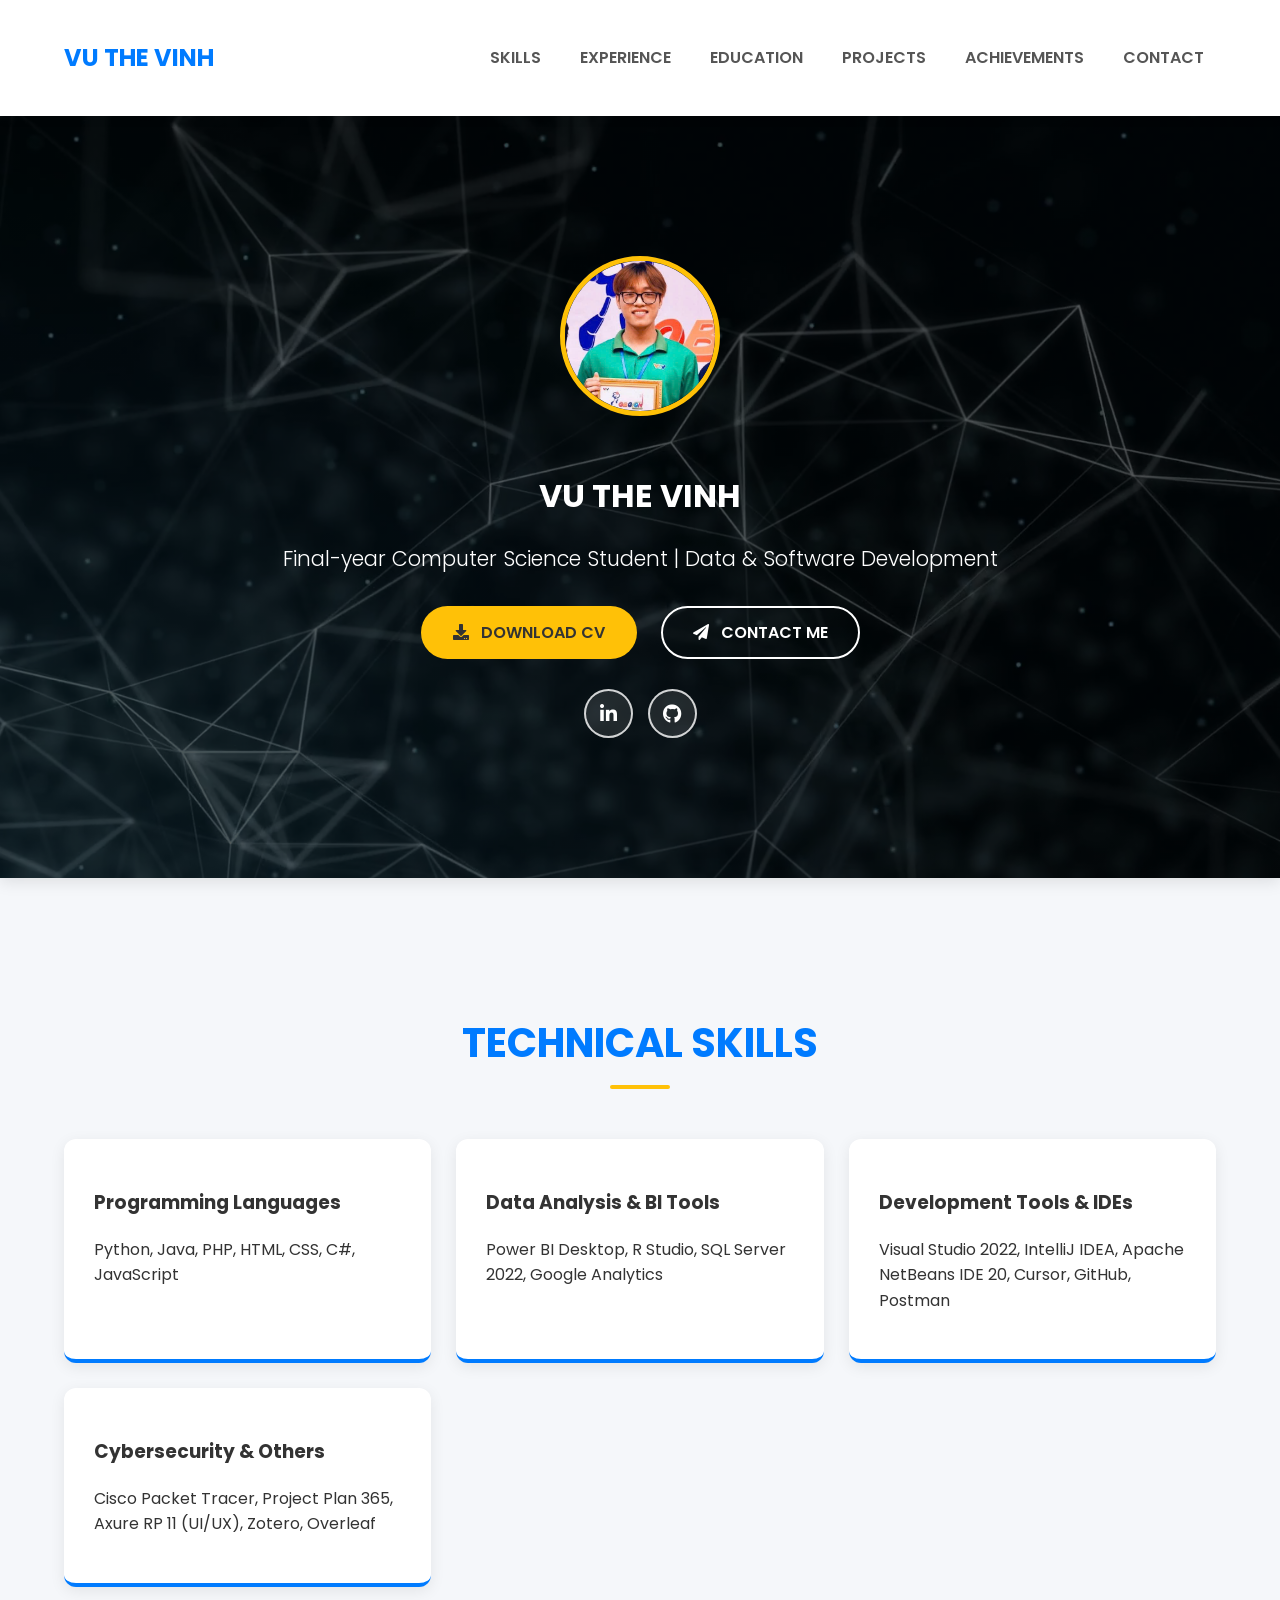
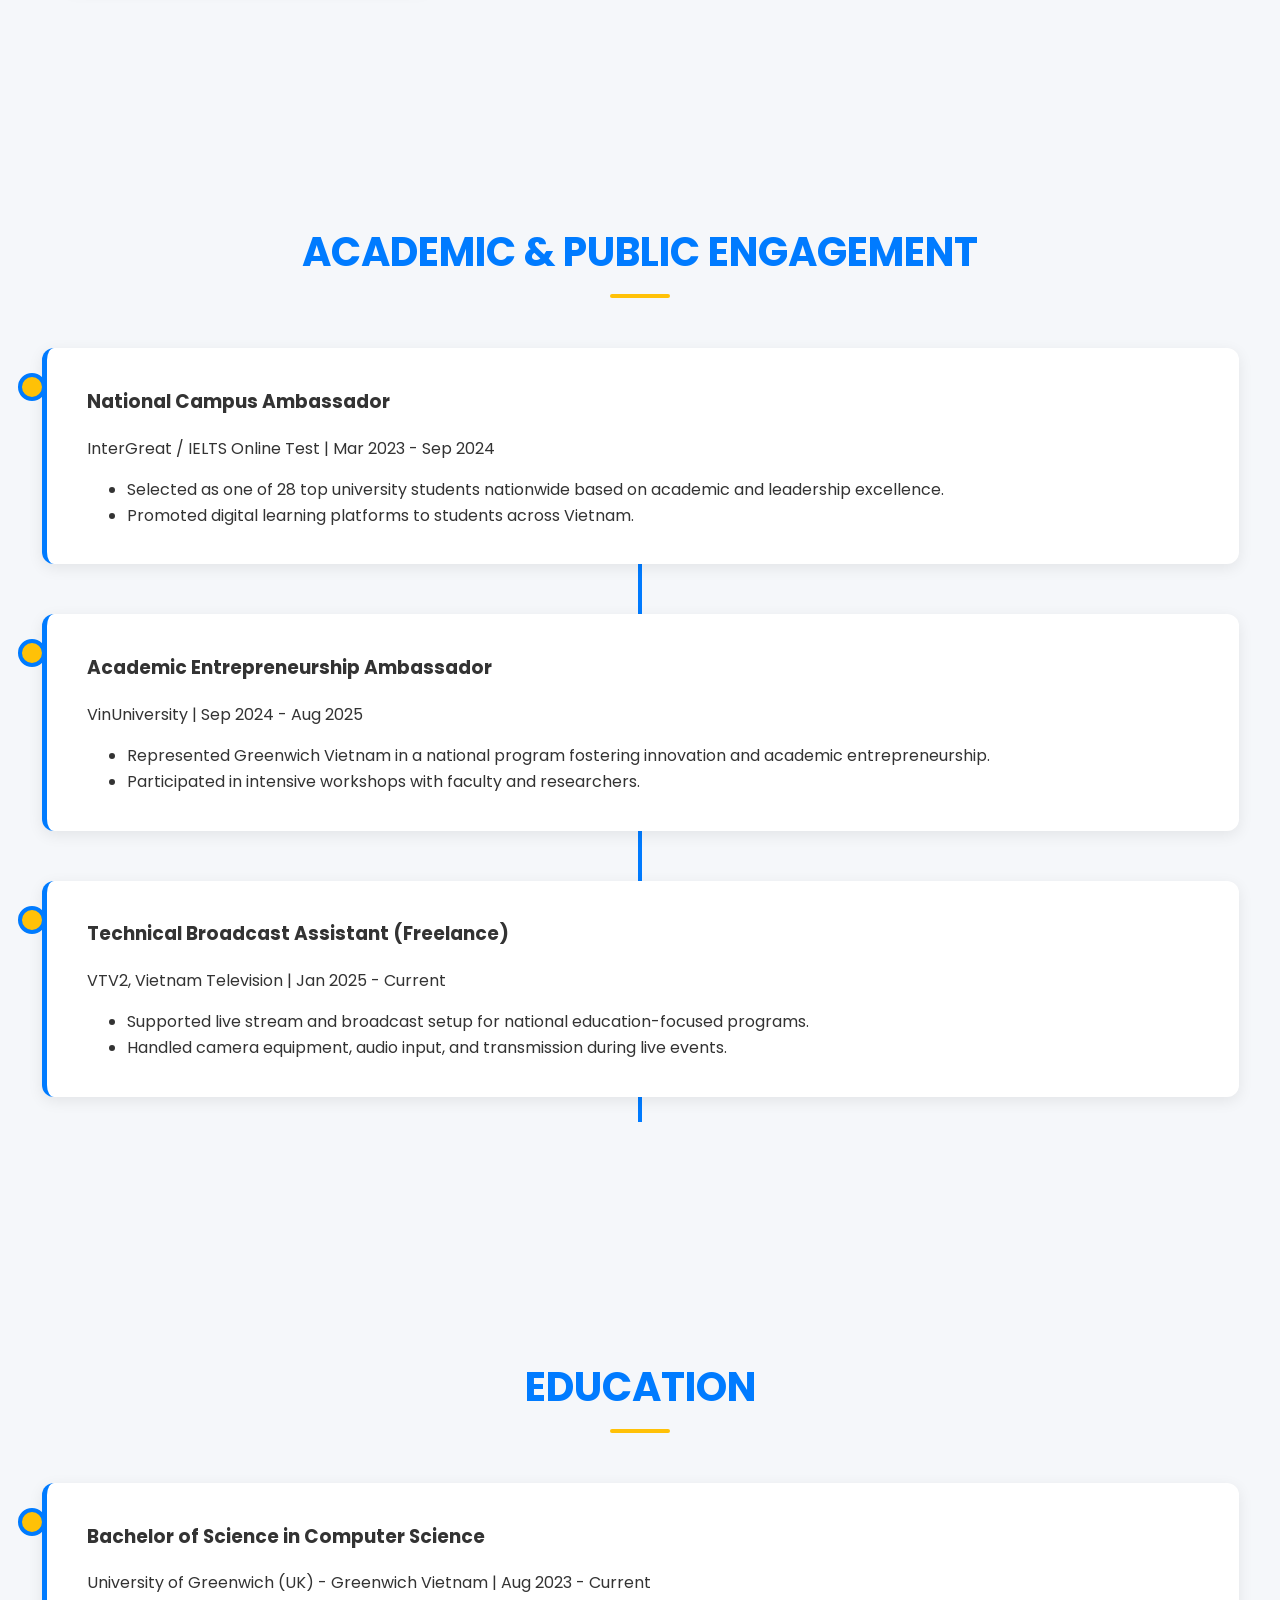
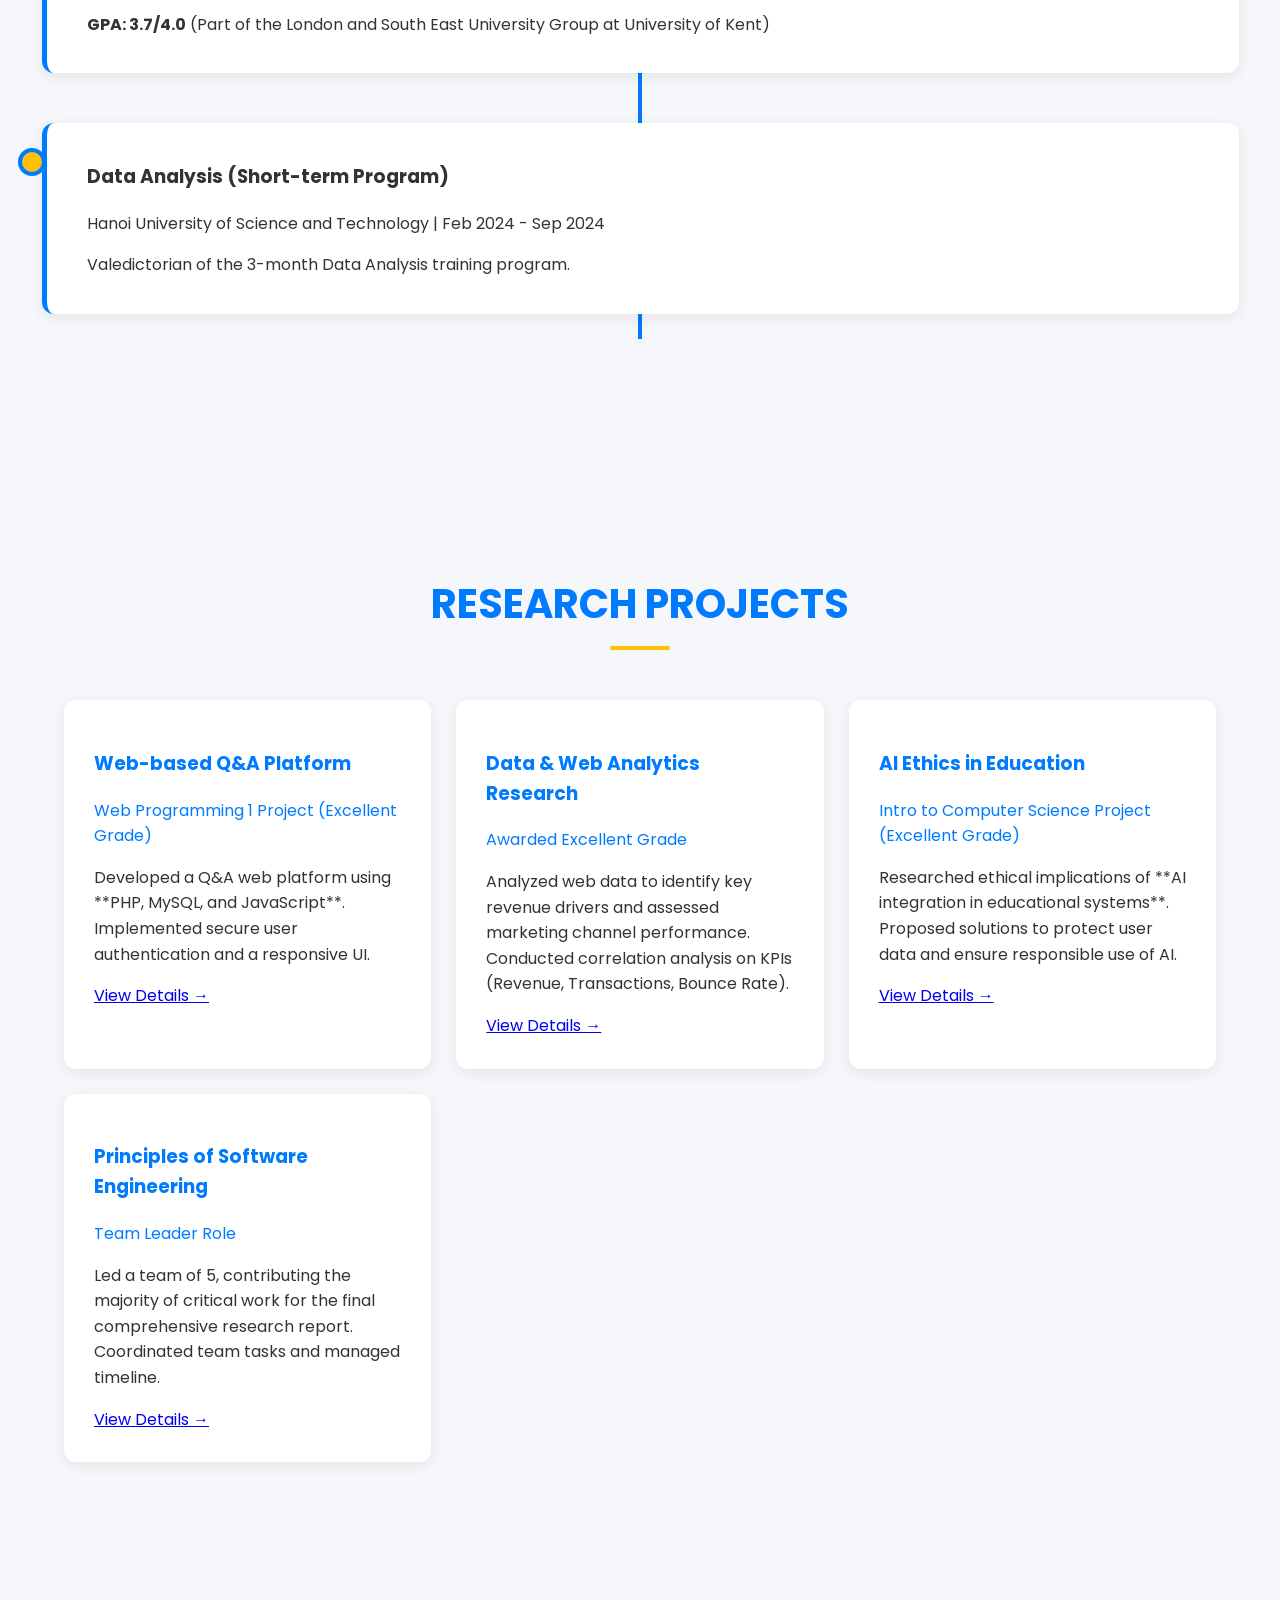
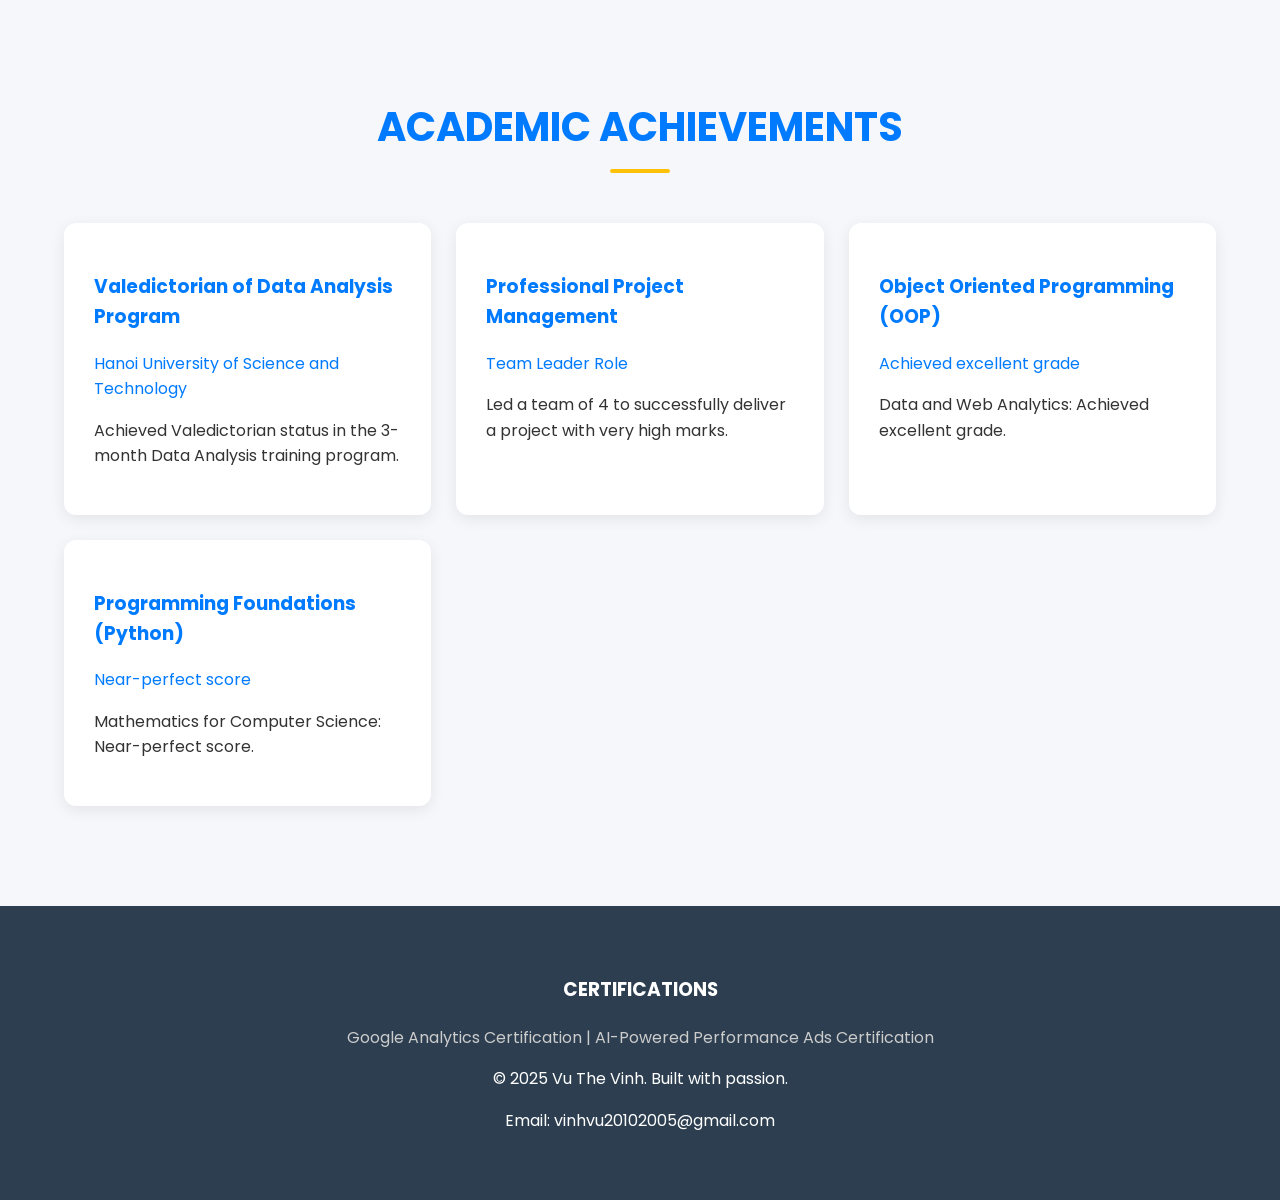
<file: portfolio/index.html>
<!DOCTYPE html>
<html lang="en">
<head>
    <meta charset="UTF-8">
    <meta name="viewport" content="width=device-width, initial-scale=1.0">
    <title>Professional Portfolio - Vu The Vinh</title>
    <link rel="stylesheet" href="style.css"> 
    <link href="https://fonts.googleapis.com/css2?family=Poppins:wght@300;400;600;700&display=swap" rel="stylesheet">
    
    <link rel="stylesheet" href="https://cdnjs.cloudflare.com/ajax/libs/font-awesome/5.15.4/css/all.min.css"> 
    
    <link href="https://unpkg.com/aos@2.3.1/dist/aos.css" rel="stylesheet">
</head>
<body>

    <nav class="navbar">
        <div class="container nav-content">
            <a href="#top" class="nav-brand">VU THE VINH</a> 
            <ul class="nav-links">
                <li class="nav-link"><a href="#skills">SKILLS</a></li>
                <li class="nav-link"><a href="#experiences">EXPERIENCE</a></li>
                <li class="nav-link"><a href="#education">EDUCATION</a></li>
                <li class="nav-link"><a href="#projects">PROJECTS</a></li>
                <li class="nav-link"><a href="#achievements">ACHIEVEMENTS</a></li> 
                <li class="nav-link"><a href="#contact">CONTACT</a></li>
            </ul>
        </div>
    </nav>

    <header class="hero" id="top">
        <div class="container">
            <img src="images/avatar.jpg" alt="Vu The Vinh Photo" class="profile-img">
            <h1>VU THE VINH</h1>
            <p class="tagline">Final-year Computer Science Student | Data & Software Development</p>
            
            <div class="cta-group">
                <a href="URL_TO_YOUR_CV.pdf" class="cta-button primary-cta">
                    <i class="fas fa-download"></i> DOWNLOAD CV
                </a>
                <a href="#contact" class="cta-button secondary-cta">
                    <i class="fas fa-paper-plane"></i> CONTACT ME
                </a>
            </div>

            <div class="social-icons">
                <a href="LINK_LINKEDIN" class="social-icon" target="_blank">
                    <i class="fab fa-linkedin-in"></i>
                </a>
                <a href="LINK_GITHUB" class="social-icon" target="_blank">
                    <i class="fab fa-github"></i>
                </a>
            </div>
            
        </div>
    </header>

    <section id="about" class="content-section" style="display:none;">
        <div class="container">
            <h2 data-aos="fade-down">ABOUT ME</h2>
            <p class="section-description" data-aos="fade-up" data-aos-delay="100" style="max-width: 900px; margin: 0 auto 30px;">
                Final-year Computer Science student at the University of Greenwich (Vietnam campus) with strong academic performance (GPA: 3.7/4.0) and hands-on experience in software development, data analytics, and cybersecurity. Demonstrated leadership as team leader in multiple academic projects and served as ambassador for prestigious organizations and university programs. Passionate about research and teaching, with a long-term goal of pursuing an academic career.
            </p>
            <p style="font-weight: 600;">Email: vinhvu20102005@gmail.com | Phone: +84869048289</p>
            <p style="font-weight: 600;">LinkedIn: <a href="https://www.linkedin.com/in/vinh-v%C5%A9-533610304/" target="_blank">linkedin.com/in/vinh-vũ-533610304/</a></p>
        </div>
    </section>

    <section id="skills" class="content-section">
        <div class="container">
            <h2 data-aos="fade-down">TECHNICAL SKILLS</h2>
            <div class="grid">
                <div class="card skill-card" data-aos="fade-up" data-aos-delay="100"> 
                    <h3>Programming Languages</h3>
                    <p>Python, Java, PHP, HTML, CSS, C#, JavaScript</p>
                </div>
                <div class="card skill-card" data-aos="fade-up" data-aos-delay="200">
                    <h3>Data Analysis & BI Tools</h3>
                    <p>Power BI Desktop, R Studio, SQL Server 2022, Google Analytics</p>
                </div>
                <div class="card skill-card" data-aos="fade-up" data-aos-delay="300">
                    <h3>Development Tools & IDEs</h3>
                    <p>Visual Studio 2022, IntelliJ IDEA, Apache NetBeans IDE 20, Cursor, GitHub, Postman</p>
                </div>
                 <div class="card skill-card" data-aos="fade-up" data-aos-delay="400">
                    <h3>Cybersecurity & Others</h3>
                    <p>Cisco Packet Tracer, Project Plan 365, Axure RP 11 (UI/UX), Zotero, Overleaf</p>
                </div>
            </div>
        </div>
    </section>

    <section id="experiences" class="content-section">
        <div class="container">
            <h2 data-aos="fade-down">ACADEMIC & PUBLIC ENGAGEMENT</h2>
            <div class="grid timeline-grid">
                
                <div class="card experience-card" data-aos="fade-right">
                    <h3>National Campus Ambassador</h3>
                    <div class="duration">InterGreat / IELTS Online Test | Mar 2023 - Sep 2024</div>
                    <ul class="responsibilities">
                        <li>Selected as one of 28 top university students nationwide based on academic and leadership excellence.</li>
                        <li>Promoted digital learning platforms to students across Vietnam.</li>
                    </ul>
                </div>
                
                <div class="card experience-card" data-aos="fade-left">
                    <h3>Academic Entrepreneurship Ambassador</h3>
                    <div class="duration">VinUniversity | Sep 2024 - Aug 2025</div>
                    <ul class="responsibilities">
                        <li>Represented Greenwich Vietnam in a national program fostering innovation and academic entrepreneurship.</li>
                        <li>Participated in intensive workshops with faculty and researchers.</li>
                    </ul>
                </div>
                 <div class="card experience-card" data-aos="fade-right" data-aos-delay="200">
                    <h3>Technical Broadcast Assistant (Freelance)</h3>
                    <div class="duration">VTV2, Vietnam Television | Jan 2025 - Current</div>
                    <ul class="responsibilities">
                        <li>Supported live stream and broadcast setup for national education-focused programs.</li>
                        <li>Handled camera equipment, audio input, and transmission during live events.</li>
                    </ul>
                </div>
            </div>
        </div>
    </section>

    <section id="education" class="content-section">
        <div class="container">
            <h2 data-aos="fade-up">EDUCATION</h2>
             <div class="grid timeline-grid">
                <div class="card experience-card" data-aos="zoom-in-up">
                    <h3>Bachelor of Science in Computer Science</h3>
                    <div class="duration">University of Greenwich (UK) - Greenwich Vietnam | Aug 2023 - Current</div>
                    <p><strong>GPA: 3.7/4.0</strong> (Part of the London and South East University Group at University of Kent)</p>
                </div>
                <div class="card experience-card" data-aos="zoom-in-up" data-aos-delay="200">
                    <h3>Data Analysis (Short-term Program)</h3>
                    <div class="duration">Hanoi University of Science and Technology | Feb 2024 - Sep 2024</div>
                    <p>Valedictorian of the 3-month Data Analysis training program.</p>
                </div>
            </div>
        </div>
    </section>

    <section id="projects" class="content-section" style="background-color: #f5f7fa;">
        <div class="container">
            <h2 data-aos="fade-down">RESEARCH PROJECTS</h2>
            <div class="grid project-grid">
                
                <div class="card project-card" data-aos="fade-up">
                    <h3>Web-based Q&A Platform</h3>
                    <div class="duration">Web Programming 1 Project (Excellent Grade)</div>
                    <p>Developed a Q&A web platform using **PHP, MySQL, and JavaScript**. Implemented secure user authentication and a responsive UI.</p>
                    <a href="PROJECT_QA_LINK" class="project-link">View Details &rarr;</a>
                </div>
                
                <div class="card project-card" data-aos="fade-up" data-aos-delay="150">
                    <h3>Data & Web Analytics Research</h3>
                    <div class="duration">Awarded Excellent Grade</div>
                    <p>Analyzed web data to identify key revenue drivers and assessed marketing channel performance. Conducted correlation analysis on KPIs (Revenue, Transactions, Bounce Rate).</p>
                    <a href="PROJECT_DATA_LINK" class="project-link">View Details &rarr;</a>
                </div>
                
                <div class="card project-card" data-aos="fade-up" data-aos-delay="300">
                    <h3>AI Ethics in Education</h3>
                    <div class="duration">Intro to Computer Science Project (Excellent Grade)</div>
                    <p>Researched ethical implications of **AI integration in educational systems**. Proposed solutions to protect user data and ensure responsible use of AI.</p>
                    <a href="PROJECT_AI_LINK" class="project-link">View Details &rarr;</a>
                </div>
                
                <div class="card project-card" data-aos="fade-up" data-aos-delay="450">
                    <h3>Principles of Software Engineering</h3>
                    <div class="duration">Team Leader Role</div>
                    <p>Led a team of 5, contributing the majority of critical work for the final comprehensive research report. Coordinated team tasks and managed timeline.</p>
                    <a href="PROJECT_SWE_LINK" class="project-link">View Details &rarr;</a>
                </div>
            </div>
        </div>
    </section>
    
    <section id="achievements" class="content-section" style="background-color: #f5f7fa;">
        <div class="container">
            <h2 data-aos="fade-down">ACADEMIC ACHIEVEMENTS</h2>
            <div class="grid project-grid">
                <div class="card project-card" data-aos="fade-right">
                    <h3>Valedictorian of Data Analysis Program</h3>
                    <div class="duration">Hanoi University of Science and Technology</div>
                    <p>Achieved Valedictorian status in the 3-month Data Analysis training program.</p>
                </div>
                <div class="card project-card" data-aos="fade-left">
                    <h3>Professional Project Management</h3>
                    <div class="duration">Team Leader Role</div>
                    <p>Led a team of 4 to successfully deliver a project with very high marks.</p>
                </div>
                <div class="card project-card" data-aos="fade-up" data-aos-delay="100">
                    <h3>Object Oriented Programming (OOP)</h3>
                    <div class="duration">Achieved excellent grade</div>
                    <p>Data and Web Analytics: Achieved excellent grade.</p>
                </div>
                <div class="card project-card" data-aos="fade-up" data-aos-delay="200">
                    <h3>Programming Foundations (Python)</h3>
                    <div class="duration">Near-perfect score</div>
                    <p>Mathematics for Computer Science: Near-perfect score.</p>
                </div>
            </div>
        </div>
    </section>

    <footer id="contact" class="footer">
        <div class="container">
            <h3 style="color: white; margin-bottom: 20px;">CERTIFICATIONS</h3>
             <p style="color: #ccc;">Google Analytics Certification | AI-Powered Performance Ads Certification</p>
            
            <p>&copy; 2025 Vu The Vinh. Built with passion.</p>
            <p class="social-links">
                </p>
            <p>Email: vinhvu20102005@gmail.com</p>
        </div>
    </footer>

    <script src="https://unpkg.com/aos@2.3.1/dist/aos.js"></script>
    <script>
        AOS.init({
            duration: 1200, // Animation duration (ms)
            once: true,     // Animate only once on scroll down
        });
    </script>

    <script src="script.js"></script>
</body>
</html>
</file>
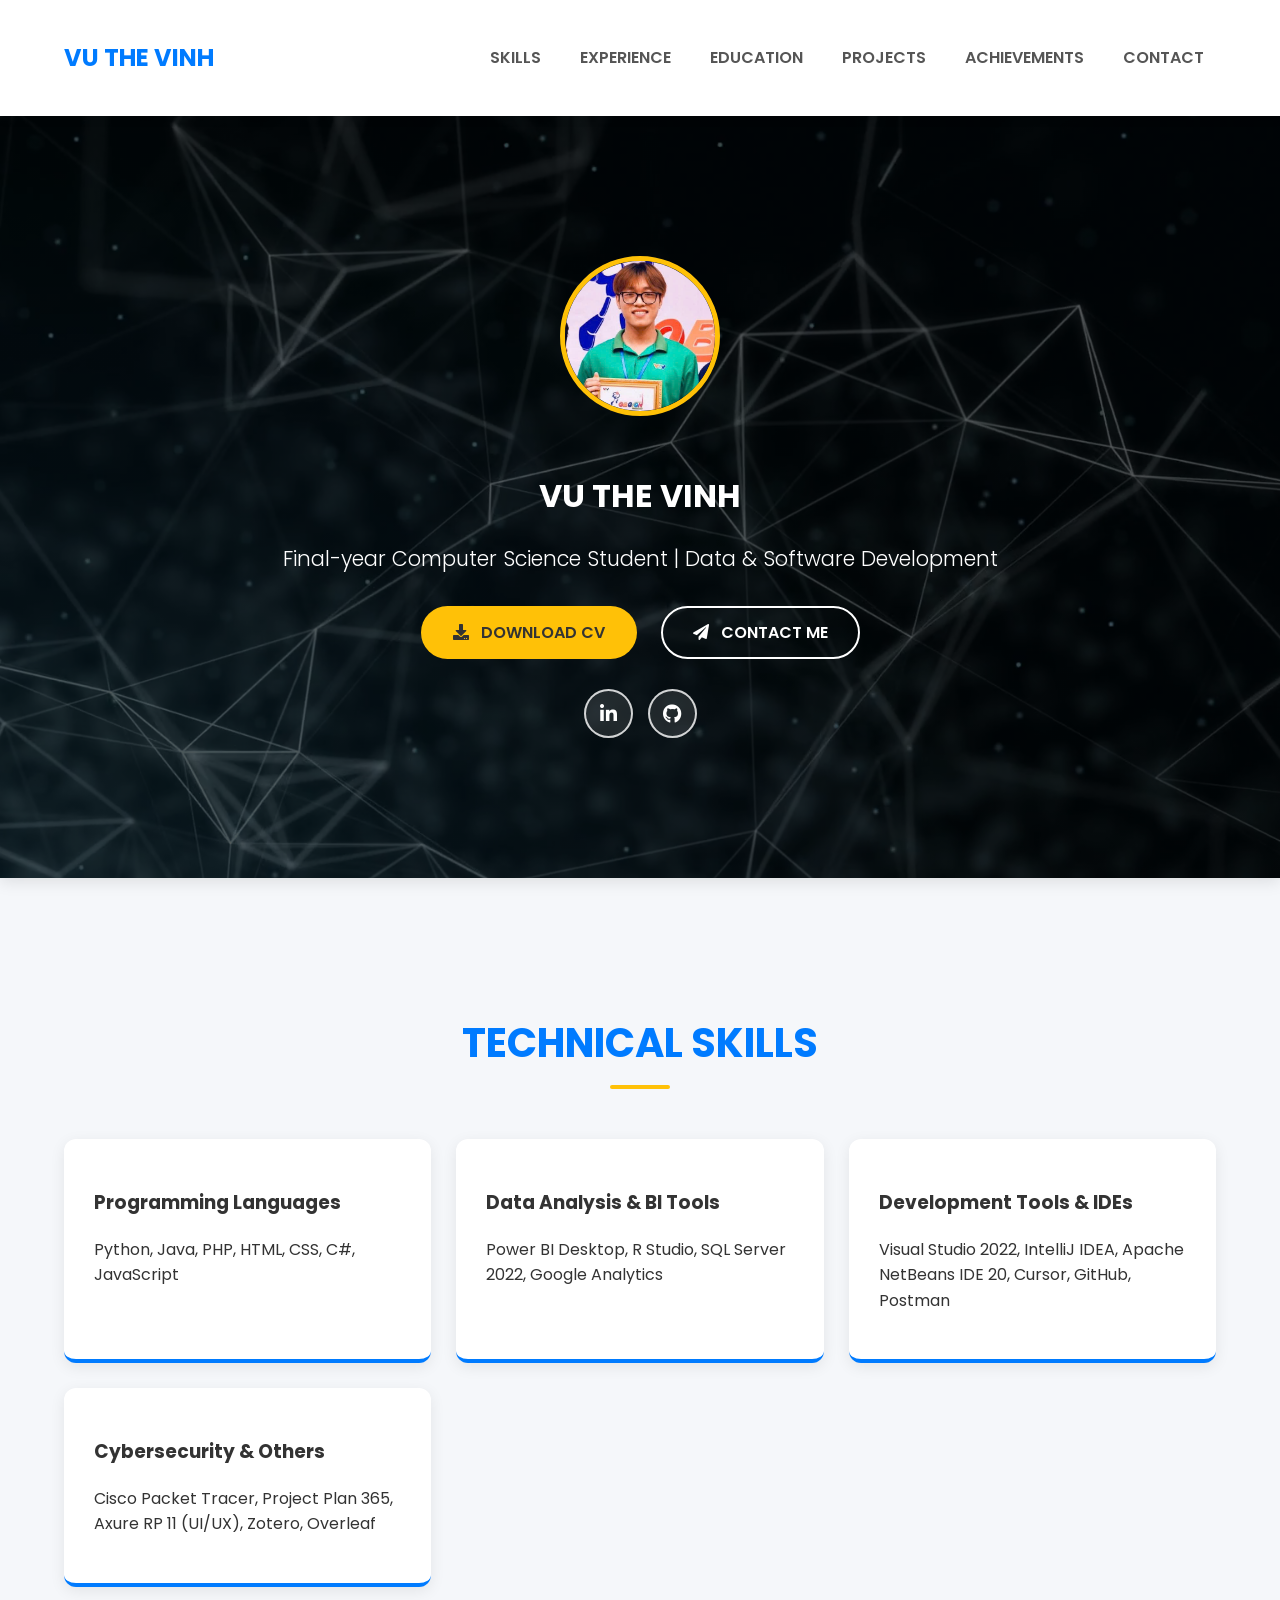
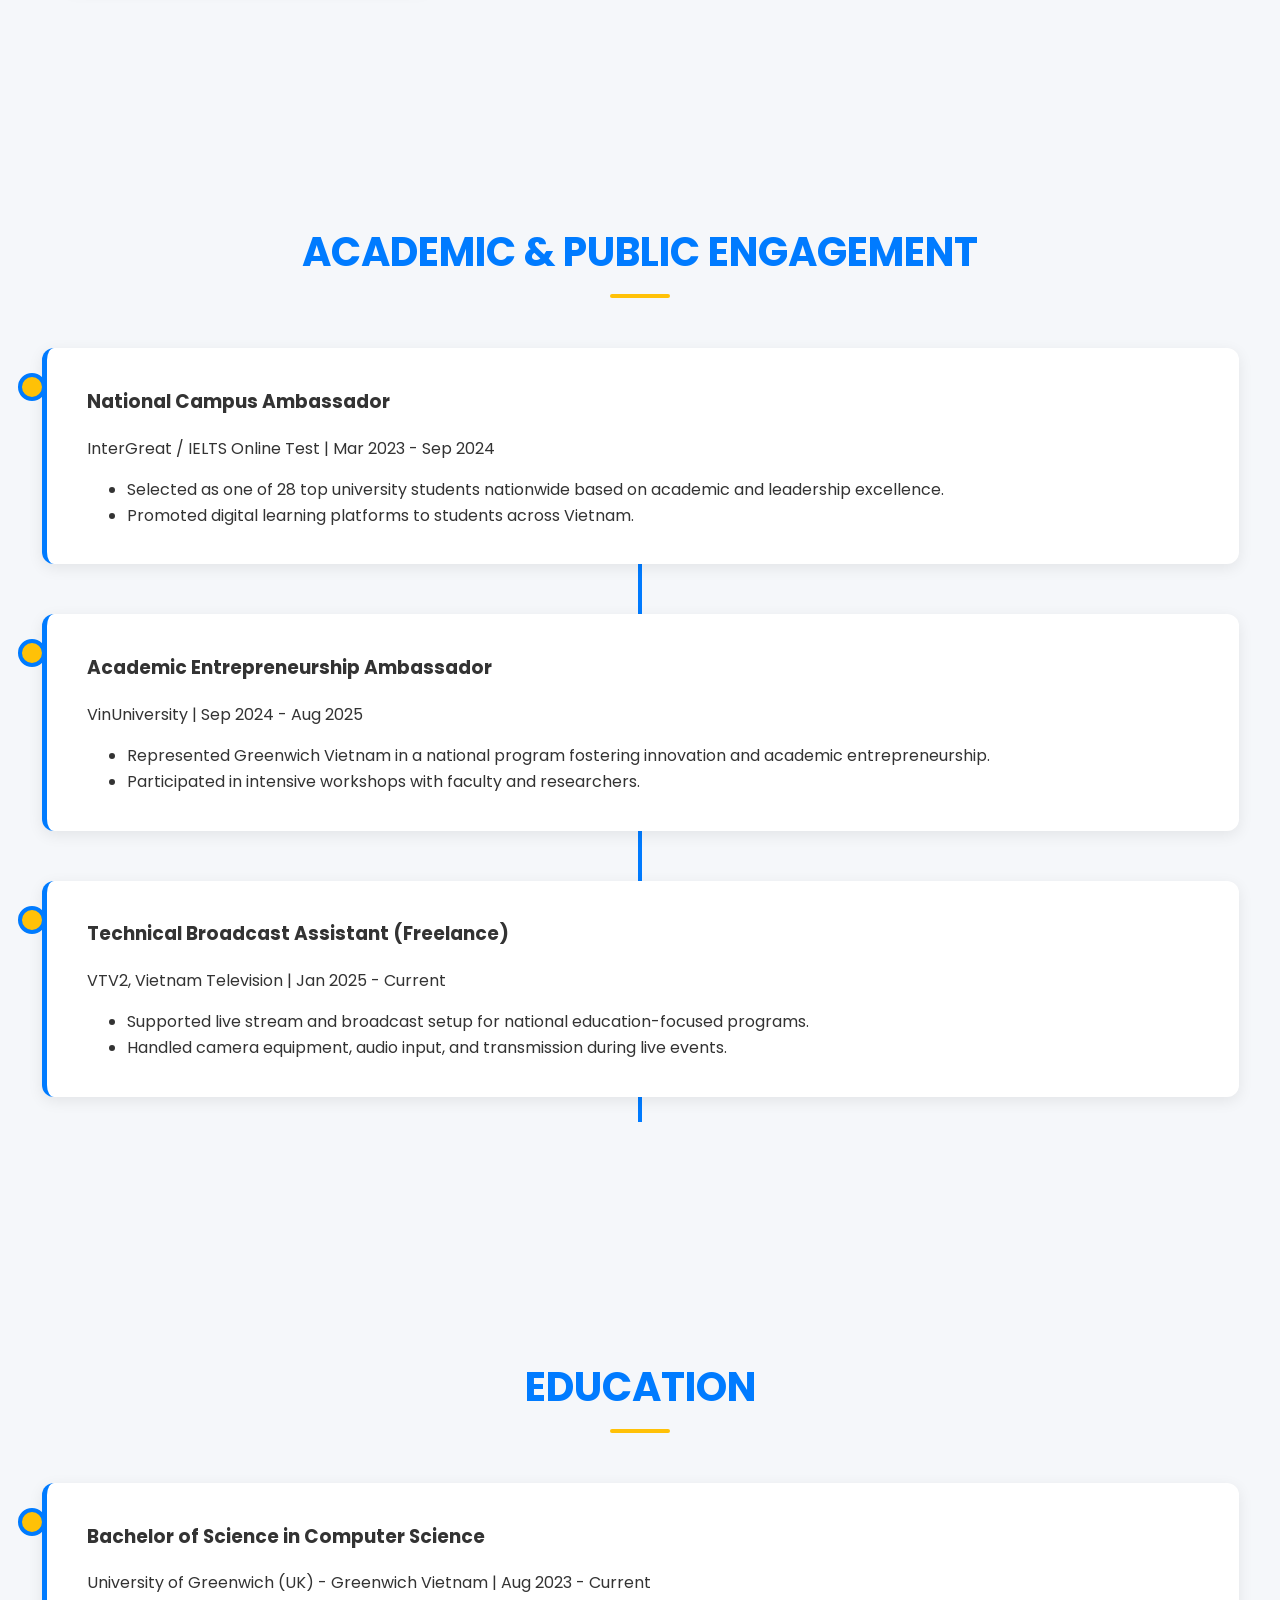
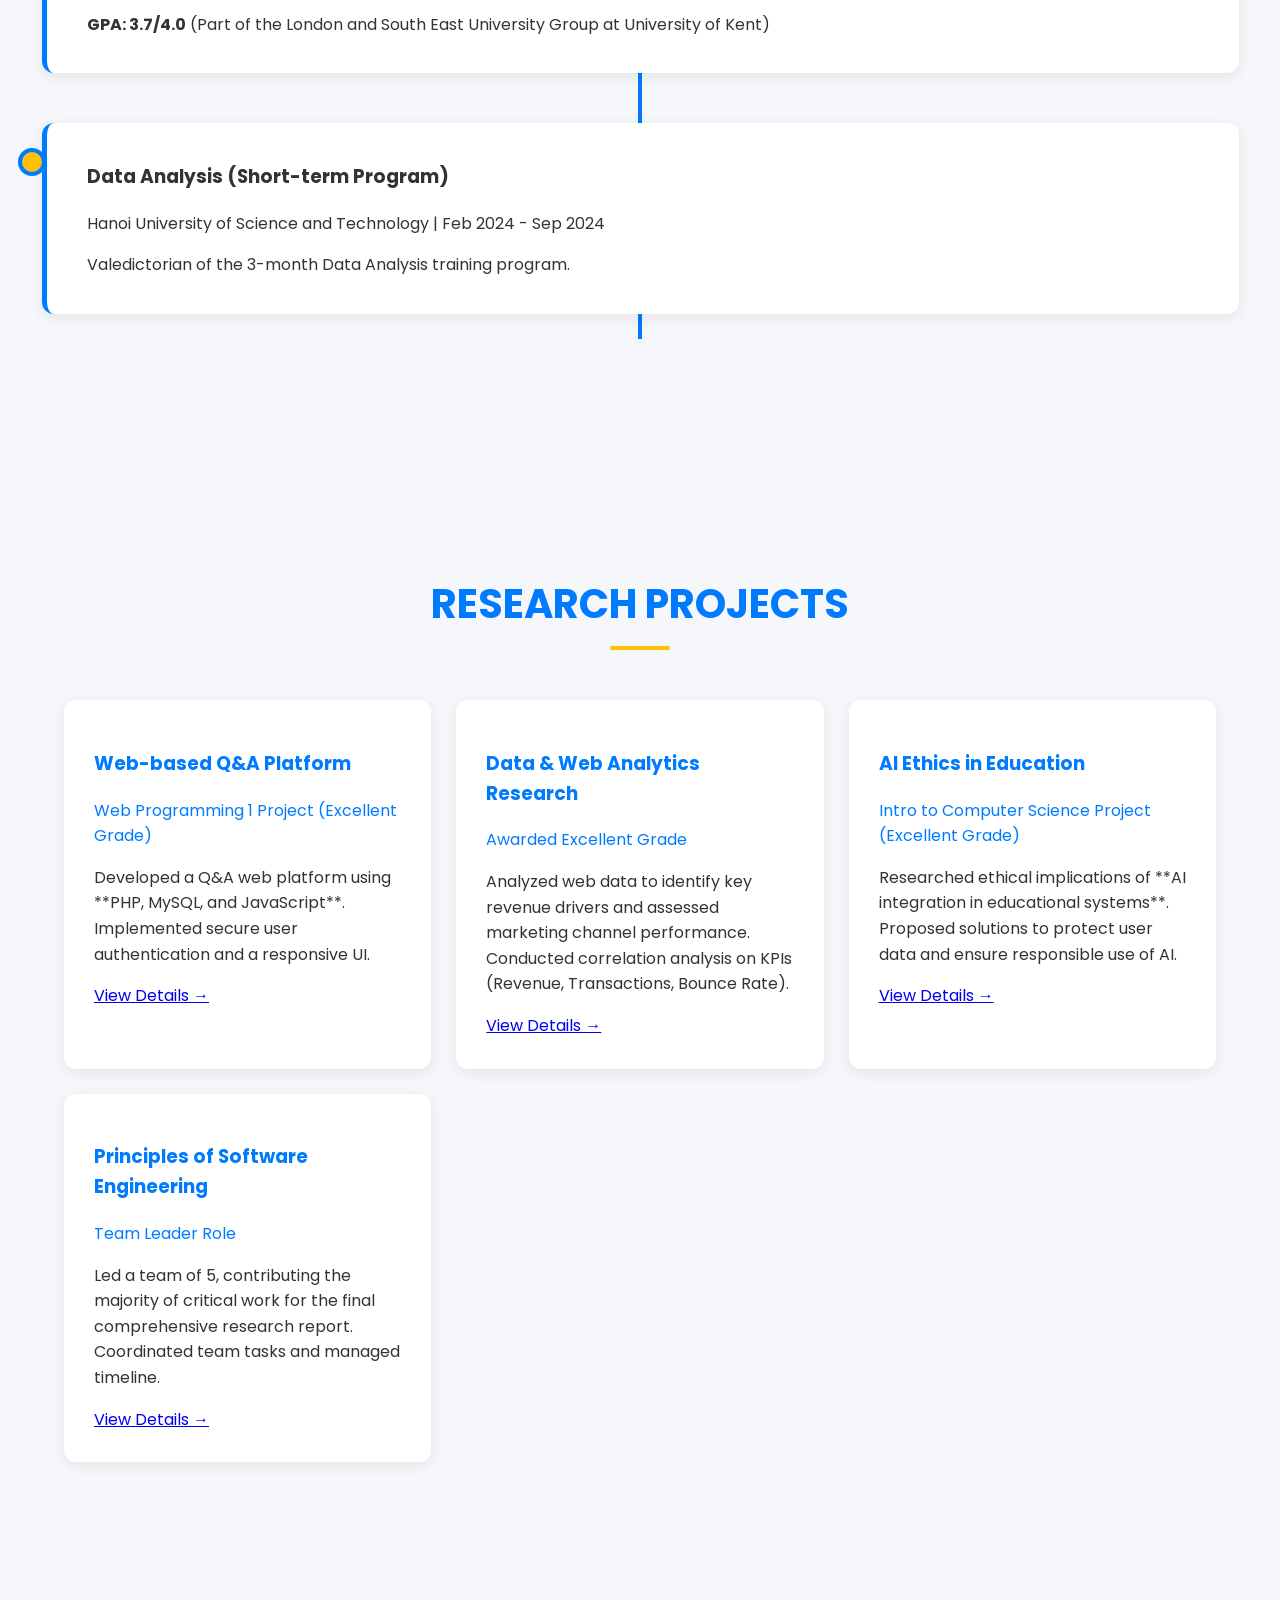
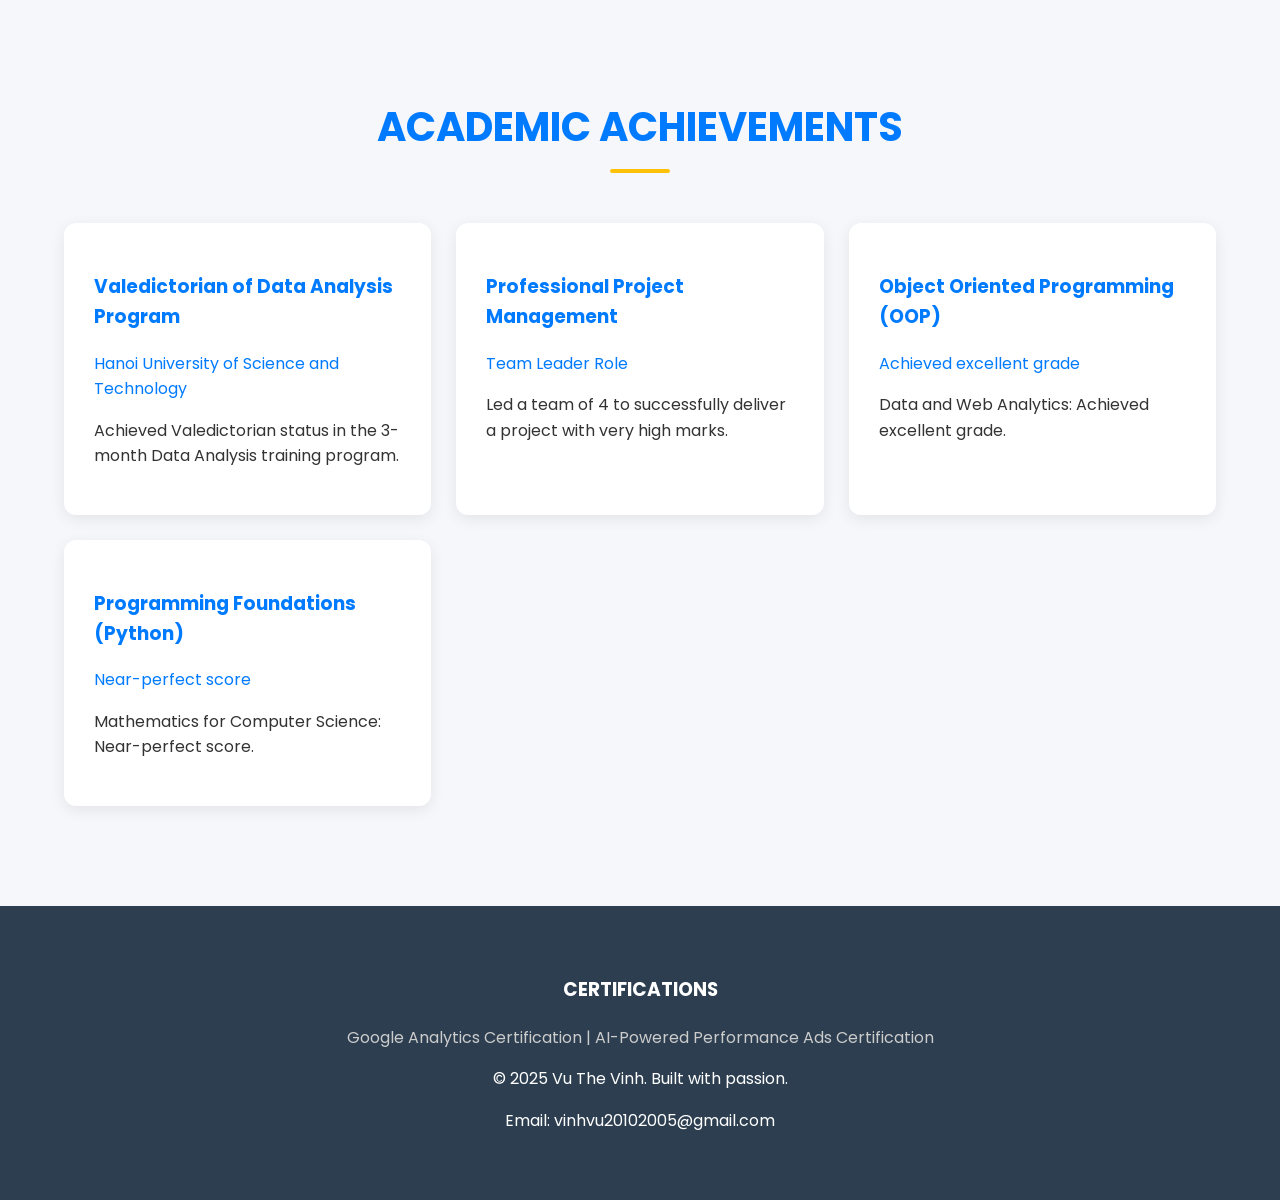
<file: v1/index.html>
<!DOCTYPE html>
<html lang="en">
<head>
    <meta charset="UTF-8">
    <meta name="viewport" content="width=device-width, initial-scale=1.0">
    <title>Professional Portfolio - Vu The Vinh</title>
    <link rel="stylesheet" href="style.css"> 
    <link href="https://fonts.googleapis.com/css2?family=Poppins:wght@300;400;600;700&display=swap" rel="stylesheet">
    
    <link rel="stylesheet" href="https://cdnjs.cloudflare.com/ajax/libs/font-awesome/5.15.4/css/all.min.css"> 
    
    <link href="https://unpkg.com/aos@2.3.1/dist/aos.css" rel="stylesheet">
</head>
<body>

    <nav class="navbar">
        <div class="container nav-content">
            <a href="#top" class="nav-brand">VU THE VINH</a> 
            <ul class="nav-links">
                <li class="nav-link"><a href="#skills">SKILLS</a></li>
                <li class="nav-link"><a href="#experiences">EXPERIENCE</a></li>
                <li class="nav-link"><a href="#education">EDUCATION</a></li>
                <li class="nav-link"><a href="#projects">PROJECTS</a></li>
                <li class="nav-link"><a href="#achievements">ACHIEVEMENTS</a></li> 
                <li class="nav-link"><a href="#contact">CONTACT</a></li>
            </ul>
        </div>
    </nav>

    <header class="hero" id="top">
        <div class="container">
            <img src="images/avatar.jpg" alt="Vu The Vinh Photo" class="profile-img">
            <h1>VU THE VINH</h1>
            <p class="tagline">Final-year Computer Science Student | Data & Software Development</p>
            
            <div class="cta-group">
                <a href="URL_TO_YOUR_CV.pdf" class="cta-button primary-cta">
                    <i class="fas fa-download"></i> DOWNLOAD CV
                </a>
                <a href="#contact" class="cta-button secondary-cta">
                    <i class="fas fa-paper-plane"></i> CONTACT ME
                </a>
            </div>

            <div class="social-icons">
                <a href="LINK_LINKEDIN" class="social-icon" target="_blank">
                    <i class="fab fa-linkedin-in"></i>
                </a>
                <a href="LINK_GITHUB" class="social-icon" target="_blank">
                    <i class="fab fa-github"></i>
                </a>
            </div>
            
        </div>
    </header>

    <section id="about" class="content-section" style="display:none;">
        <div class="container">
            <h2 data-aos="fade-down">ABOUT ME</h2>
            <p class="section-description" data-aos="fade-up" data-aos-delay="100" style="max-width: 900px; margin: 0 auto 30px;">
                Final-year Computer Science student at the University of Greenwich (Vietnam campus) with strong academic performance (GPA: 3.7/4.0) and hands-on experience in software development, data analytics, and cybersecurity. Demonstrated leadership as team leader in multiple academic projects and served as ambassador for prestigious organizations and university programs. Passionate about research and teaching, with a long-term goal of pursuing an academic career.
            </p>
            <p style="font-weight: 600;">Email: vinhvu20102005@gmail.com | Phone: +84869048289</p>
            <p style="font-weight: 600;">LinkedIn: <a href="https://www.linkedin.com/in/vinh-v%C5%A9-533610304/" target="_blank">linkedin.com/in/vinh-vũ-533610304/</a></p>
        </div>
    </section>

    <section id="skills" class="content-section">
        <div class="container">
            <h2 data-aos="fade-down">TECHNICAL SKILLS</h2>
            <div class="grid">
                <div class="card skill-card" data-aos="fade-up" data-aos-delay="100"> 
                    <h3>Programming Languages</h3>
                    <p>Python, Java, PHP, HTML, CSS, C#, JavaScript</p>
                </div>
                <div class="card skill-card" data-aos="fade-up" data-aos-delay="200">
                    <h3>Data Analysis & BI Tools</h3>
                    <p>Power BI Desktop, R Studio, SQL Server 2022, Google Analytics</p>
                </div>
                <div class="card skill-card" data-aos="fade-up" data-aos-delay="300">
                    <h3>Development Tools & IDEs</h3>
                    <p>Visual Studio 2022, IntelliJ IDEA, Apache NetBeans IDE 20, Cursor, GitHub, Postman</p>
                </div>
                 <div class="card skill-card" data-aos="fade-up" data-aos-delay="400">
                    <h3>Cybersecurity & Others</h3>
                    <p>Cisco Packet Tracer, Project Plan 365, Axure RP 11 (UI/UX), Zotero, Overleaf</p>
                </div>
            </div>
        </div>
    </section>

    <section id="experiences" class="content-section">
        <div class="container">
            <h2 data-aos="fade-down">ACADEMIC & PUBLIC ENGAGEMENT</h2>
            <div class="grid timeline-grid">
                
                <div class="card experience-card" data-aos="fade-right">
                    <h3>National Campus Ambassador</h3>
                    <div class="duration">InterGreat / IELTS Online Test | Mar 2023 - Sep 2024</div>
                    <ul class="responsibilities">
                        <li>Selected as one of 28 top university students nationwide based on academic and leadership excellence.</li>
                        <li>Promoted digital learning platforms to students across Vietnam.</li>
                    </ul>
                </div>
                
                <div class="card experience-card" data-aos="fade-left">
                    <h3>Academic Entrepreneurship Ambassador</h3>
                    <div class="duration">VinUniversity | Sep 2024 - Aug 2025</div>
                    <ul class="responsibilities">
                        <li>Represented Greenwich Vietnam in a national program fostering innovation and academic entrepreneurship.</li>
                        <li>Participated in intensive workshops with faculty and researchers.</li>
                    </ul>
                </div>
                 <div class="card experience-card" data-aos="fade-right" data-aos-delay="200">
                    <h3>Technical Broadcast Assistant (Freelance)</h3>
                    <div class="duration">VTV2, Vietnam Television | Jan 2025 - Current</div>
                    <ul class="responsibilities">
                        <li>Supported live stream and broadcast setup for national education-focused programs.</li>
                        <li>Handled camera equipment, audio input, and transmission during live events.</li>
                    </ul>
                </div>
            </div>
        </div>
    </section>

    <section id="education" class="content-section">
        <div class="container">
            <h2 data-aos="fade-up">EDUCATION</h2>
             <div class="grid timeline-grid">
                <div class="card experience-card" data-aos="zoom-in-up">
                    <h3>Bachelor of Science in Computer Science</h3>
                    <div class="duration">University of Greenwich (UK) - Greenwich Vietnam | Aug 2023 - Current</div>
                    <p><strong>GPA: 3.7/4.0</strong> (Part of the London and South East University Group at University of Kent)</p>
                </div>
                <div class="card experience-card" data-aos="zoom-in-up" data-aos-delay="200">
                    <h3>Data Analysis (Short-term Program)</h3>
                    <div class="duration">Hanoi University of Science and Technology | Feb 2024 - Sep 2024</div>
                    <p>Valedictorian of the 3-month Data Analysis training program.</p>
                </div>
            </div>
        </div>
    </section>

    <section id="projects" class="content-section" style="background-color: #f5f7fa;">
        <div class="container">
            <h2 data-aos="fade-down">RESEARCH PROJECTS</h2>
            <div class="grid project-grid">
                
                <div class="card project-card" data-aos="fade-up">
                    <h3>Web-based Q&A Platform</h3>
                    <div class="duration">Web Programming 1 Project (Excellent Grade)</div>
                    <p>Developed a Q&A web platform using **PHP, MySQL, and JavaScript**. Implemented secure user authentication and a responsive UI.</p>
                    <a href="PROJECT_QA_LINK" class="project-link">View Details &rarr;</a>
                </div>
                
                <div class="card project-card" data-aos="fade-up" data-aos-delay="150">
                    <h3>Data & Web Analytics Research</h3>
                    <div class="duration">Awarded Excellent Grade</div>
                    <p>Analyzed web data to identify key revenue drivers and assessed marketing channel performance. Conducted correlation analysis on KPIs (Revenue, Transactions, Bounce Rate).</p>
                    <a href="PROJECT_DATA_LINK" class="project-link">View Details &rarr;</a>
                </div>
                
                <div class="card project-card" data-aos="fade-up" data-aos-delay="300">
                    <h3>AI Ethics in Education</h3>
                    <div class="duration">Intro to Computer Science Project (Excellent Grade)</div>
                    <p>Researched ethical implications of **AI integration in educational systems**. Proposed solutions to protect user data and ensure responsible use of AI.</p>
                    <a href="PROJECT_AI_LINK" class="project-link">View Details &rarr;</a>
                </div>
                
                <div class="card project-card" data-aos="fade-up" data-aos-delay="450">
                    <h3>Principles of Software Engineering</h3>
                    <div class="duration">Team Leader Role</div>
                    <p>Led a team of 5, contributing the majority of critical work for the final comprehensive research report. Coordinated team tasks and managed timeline.</p>
                    <a href="PROJECT_SWE_LINK" class="project-link">View Details &rarr;</a>
                </div>
            </div>
        </div>
    </section>
    
    <section id="achievements" class="content-section" style="background-color: #f5f7fa;">
        <div class="container">
            <h2 data-aos="fade-down">ACADEMIC ACHIEVEMENTS</h2>
            <div class="grid project-grid">
                <div class="card project-card" data-aos="fade-right">
                    <h3>Valedictorian of Data Analysis Program</h3>
                    <div class="duration">Hanoi University of Science and Technology</div>
                    <p>Achieved Valedictorian status in the 3-month Data Analysis training program.</p>
                </div>
                <div class="card project-card" data-aos="fade-left">
                    <h3>Professional Project Management</h3>
                    <div class="duration">Team Leader Role</div>
                    <p>Led a team of 4 to successfully deliver a project with very high marks.</p>
                </div>
                <div class="card project-card" data-aos="fade-up" data-aos-delay="100">
                    <h3>Object Oriented Programming (OOP)</h3>
                    <div class="duration">Achieved excellent grade</div>
                    <p>Data and Web Analytics: Achieved excellent grade.</p>
                </div>
                <div class="card project-card" data-aos="fade-up" data-aos-delay="200">
                    <h3>Programming Foundations (Python)</h3>
                    <div class="duration">Near-perfect score</div>
                    <p>Mathematics for Computer Science: Near-perfect score.</p>
                </div>
            </div>
        </div>
    </section>

    <footer id="contact" class="footer">
        <div class="container">
            <h3 style="color: white; margin-bottom: 20px;">CERTIFICATIONS</h3>
             <p style="color: #ccc;">Google Analytics Certification | AI-Powered Performance Ads Certification</p>
            
            <p>&copy; 2025 Vu The Vinh. Built with passion.</p>
            <p class="social-links">
                </p>
            <p>Email: vinhvu20102005@gmail.com</p>
        </div>
    </footer>

    <script src="https://unpkg.com/aos@2.3.1/dist/aos.js"></script>
    <script>
        AOS.init({
            duration: 1200, // Animation duration (ms)
            once: true,     // Animate only once on scroll down
        });
    </script>

    <script src="script.js"></script>
</body>
</html>
</file>
<file: portfolio/style.css>
/* --- BASE STYLES --- */
body {
    font-family: 'Poppins', sans-serif;
    margin: 0;
    padding: 0;
    background-color: #f5f7fa; 
    color: #333;
    line-height: 1.6;
    scroll-behavior: smooth;
}

.container {
    width: 90%;
    max-width: 1200px;
    margin: 0 auto;
    padding: 20px 0;
}

/* --- HEADINGS --- */
h2 {
    font-size: 2.5em;
    color: #007bff;
    margin-bottom: 50px;
    text-transform: uppercase;
    position: relative;
    font-weight: 700;
}
h2::after { 
    content: '';
    display: block;
    width: 60px;
    height: 4px;
    background-color: #ffc107;
    margin: 10px auto 0;
    border-radius: 2px;
}

.content-section {
    padding: 80px 0;
    text-align: center;
}

/* --- NAVIGATION BAR & HOME BUTTON STYLE --- */
.navbar {
    background-color: #ffffff;
    padding: 15px 0;
    box-shadow: 0 4px 10px rgba(0, 0, 0, 0.05);
    position: sticky; 
    top: 0;
    z-index: 1000;
}

.nav-content {
    display: flex;
    justify-content: space-between; /* Căn nút Home và Menu ra hai bên */
    align-items: center;
}

.nav-brand {
    color: #007bff;
    text-decoration: none;
    font-size: 1.5em;
    font-weight: 700;
    transition: color 0.3s ease, transform 0.3s ease;
}

.nav-brand:hover {
    color: #ffc107;
    transform: translateY(-2px);
}

.nav-links {
    display: flex;
    justify-content: center;
    list-style: none;
    padding: 0;
    margin: 0;
    gap: 15px; 
}

.nav-link a {
    text-decoration: none;
    color: #555;
    padding: 10px 12px;
    font-weight: 600;
    border-radius: 8px;
    display: inline-block;
    
    transition: 
        background-color 0.3s ease, 
        color 0.3s ease, 
        transform 0.3s cubic-bezier(0.25, 0.46, 0.45, 0.94);
}

/* HIỆU ỨNG DI CHUYỂN NÚT MENU (Nâng lên) */
.nav-link a:hover {
    color: white;
    background-color: #007bff;
    transform: translateY(-4px) scale(1.02);
    box-shadow: 0 6px 15px rgba(0, 0, 0, 0.15);
}

.nav-link a:active {
    transform: translateY(0px) scale(1.0); 
    background-color: #0056b3;
}

/* --- HERO SECTION with Abstract Tech Background --- */
.hero {
    /* Đã sử dụng đường dẫn cục bộ */
    background-image: linear-gradient(rgba(0, 0, 0, 0.65), rgba(0, 0, 0, 0.65)), 
                      url('images/tech_background.jpg');
    background-size: cover;
    background-position: center;
    background-attachment: fixed; 
    
    color: white; 
    padding: 120px 0;
    text-align: center;
    box-shadow: 0 4px 15px rgba(0, 0, 0, 0.1);
}

.profile-img {
    border-radius: 50%;
    width: 150px;
    height: 150px;
    object-fit: cover;
    margin-bottom: 25px;
    border: 5px solid #ffc107;
    transition: transform 0.3s ease;
}

.profile-img:hover {
    transform: rotate(5deg) scale(1.05);
}

.tagline {
    font-size: 1.3em;
    font-weight: 300;
    margin-top: 10px;
}

/* HIỆU ỨNG DI CHUYỂN CHO NÚT CTA */
.cta-group {
    margin-top: 30px;
}
.cta-button {
    display: inline-block;
    margin: 0 10px;
    padding: 12px 30px;
    text-decoration: none;
    border-radius: 50px;
    font-weight: 600;
    transition: transform 0.3s ease, box-shadow 0.3s ease, opacity 0.3s;
    border: 2px solid transparent;
}
.cta-button i {
    margin-right: 8px;
}

.primary-cta {
    background-color: #ffc107; 
    color: #333;
}
.secondary-cta {
    background-color: transparent; /* Màu nền trong suốt */
    color: white;
    border: 2px solid white; /* Viền trắng */
}

.cta-button:hover {
    transform: translateY(-5px) scale(1.03); 
    box-shadow: 0 10px 20px rgba(0, 0, 0, 0.2);
}

/* --- ICON & SOCIAL LINKS STYLE (MỚI) --- */
.social-icons {
    margin-top: 30px;
    display: flex;
    justify-content: center;
    gap: 15px;
}

.social-icon {
    display: inline-flex;
    justify-content: center;
    align-items: center;
    width: 45px;
    height: 45px;
    border-radius: 50%;
    font-size: 1.2em;
    color: white;
    text-decoration: none;
    transition: transform 0.3s ease, box-shadow 0.3s ease, border-color 0.3s ease;
    
    background-color: rgba(255, 255, 255, 0.1); 
    border: 2px solid rgba(255, 255, 255, 0.8);
}

.social-icon:hover {
    transform: translateY(-5px) scale(1.1); 
    box-shadow: 0 5px 15px rgba(0, 0, 0, 0.3);
    border-color: #ffc107; 
}


/* --- CARD & GRID STYLES --- */
.grid {
    display: grid;
    grid-template-columns: repeat(auto-fit, minmax(300px, 1fr));
    gap: 25px;
    text-align: left;
}

.card {
    background: white;
    padding: 30px;
    border-radius: 12px;
    box-shadow: 0 4px 15px rgba(0, 0, 0, 0.08);
    transition: transform 0.4s ease, box-shadow 0.4s ease;
}

.card:hover {
    transform: translateY(-8px); 
    box-shadow: 0 15px 30px rgba(0, 0, 0, 0.15);
}

.skill-card { border-bottom: 4px solid #007bff; }
.project-card h3, .project-card .duration { color: #007bff; }

/* --- TIMELINE STYLE --- */

.timeline-grid {
    display: flex;
    flex-direction: column;
    align-items: center;
    position: relative;
    padding: 0 20px;
}

.timeline-grid::before {
    content: '';
    position: absolute;
    top: 0;
    bottom: 0;
    left: 50%; 
    width: 4px;
    background-color: #007bff;
    transform: translateX(-50%);
}

.experience-card {
    width: 100%; 
    position: relative;
    background: white;
    border-left: none;
    margin-bottom: 25px;
    z-index: 10;
    padding: 20px 40px; 
    text-align: left;
}

/* Chấm tròn (Bullet Point) của Timeline */
.experience-card::before {
    content: '';
    position: absolute;
    top: 25px; 
    left: -15px; 
    width: 20px;
    height: 20px;
    background-color: #ffc107; 
    border: 4px solid #007bff; 
    border-radius: 50%;
    z-index: 20;
    transform: translateX(-50%); 
}

.experience-card {
    border-left: 5px solid #007bff; 
}


/* --- FOOTER --- */
.footer {
    background-color: #2c3e50;
    color: white;
    padding: 30px 0;
    text-align: center;
}

.footer a {
    color: #007bff;
    text-decoration: none;
    transition: color 0.3s ease;
}
.footer a:hover {
    color: #ffc107;
}
</file>
<file: v1/style.css>
/* --- BASE STYLES --- */
body {
    font-family: 'Poppins', sans-serif;
    margin: 0;
    padding: 0;
    background-color: #f5f7fa; 
    color: #333;
    line-height: 1.6;
    scroll-behavior: smooth;
}

.container {
    width: 90%;
    max-width: 1200px;
    margin: 0 auto;
    padding: 20px 0;
}

/* --- HEADINGS --- */
h2 {
    font-size: 2.5em;
    color: #007bff;
    margin-bottom: 50px;
    text-transform: uppercase;
    position: relative;
    font-weight: 700;
}
h2::after { 
    content: '';
    display: block;
    width: 60px;
    height: 4px;
    background-color: #ffc107;
    margin: 10px auto 0;
    border-radius: 2px;
}

.content-section {
    padding: 80px 0;
    text-align: center;
}

/* --- NAVIGATION BAR & HOME BUTTON STYLE --- */
.navbar {
    background-color: #ffffff;
    padding: 15px 0;
    box-shadow: 0 4px 10px rgba(0, 0, 0, 0.05);
    position: sticky; 
    top: 0;
    z-index: 1000;
}

.nav-content {
    display: flex;
    justify-content: space-between; /* Căn nút Home và Menu ra hai bên */
    align-items: center;
}

.nav-brand {
    color: #007bff;
    text-decoration: none;
    font-size: 1.5em;
    font-weight: 700;
    transition: color 0.3s ease, transform 0.3s ease;
}

.nav-brand:hover {
    color: #ffc107;
    transform: translateY(-2px);
}

.nav-links {
    display: flex;
    justify-content: center;
    list-style: none;
    padding: 0;
    margin: 0;
    gap: 15px; 
}

.nav-link a {
    text-decoration: none;
    color: #555;
    padding: 10px 12px;
    font-weight: 600;
    border-radius: 8px;
    display: inline-block;
    
    transition: 
        background-color 0.3s ease, 
        color 0.3s ease, 
        transform 0.3s cubic-bezier(0.25, 0.46, 0.45, 0.94);
}

/* HIỆU ỨNG DI CHUYỂN NÚT MENU (Nâng lên) */
.nav-link a:hover {
    color: white;
    background-color: #007bff;
    transform: translateY(-4px) scale(1.02);
    box-shadow: 0 6px 15px rgba(0, 0, 0, 0.15);
}

.nav-link a:active {
    transform: translateY(0px) scale(1.0); 
    background-color: #0056b3;
}

/* --- HERO SECTION with Abstract Tech Background --- */
.hero {
    /* Đã sử dụng đường dẫn cục bộ */
    background-image: linear-gradient(rgba(0, 0, 0, 0.65), rgba(0, 0, 0, 0.65)), 
                      url('images/tech_background.jpg');
    background-size: cover;
    background-position: center;
    background-attachment: fixed; 
    
    color: white; 
    padding: 120px 0;
    text-align: center;
    box-shadow: 0 4px 15px rgba(0, 0, 0, 0.1);
}

.profile-img {
    border-radius: 50%;
    width: 150px;
    height: 150px;
    object-fit: cover;
    margin-bottom: 25px;
    border: 5px solid #ffc107;
    transition: transform 0.3s ease;
}

.profile-img:hover {
    transform: rotate(5deg) scale(1.05);
}

.tagline {
    font-size: 1.3em;
    font-weight: 300;
    margin-top: 10px;
}

/* HIỆU ỨNG DI CHUYỂN CHO NÚT CTA */
.cta-group {
    margin-top: 30px;
}
.cta-button {
    display: inline-block;
    margin: 0 10px;
    padding: 12px 30px;
    text-decoration: none;
    border-radius: 50px;
    font-weight: 600;
    transition: transform 0.3s ease, box-shadow 0.3s ease, opacity 0.3s;
    border: 2px solid transparent;
}
.cta-button i {
    margin-right: 8px;
}

.primary-cta {
    background-color: #ffc107; 
    color: #333;
}
.secondary-cta {
    background-color: transparent; /* Màu nền trong suốt */
    color: white;
    border: 2px solid white; /* Viền trắng */
}

.cta-button:hover {
    transform: translateY(-5px) scale(1.03); 
    box-shadow: 0 10px 20px rgba(0, 0, 0, 0.2);
}

/* --- ICON & SOCIAL LINKS STYLE (MỚI) --- */
.social-icons {
    margin-top: 30px;
    display: flex;
    justify-content: center;
    gap: 15px;
}

.social-icon {
    display: inline-flex;
    justify-content: center;
    align-items: center;
    width: 45px;
    height: 45px;
    border-radius: 50%;
    font-size: 1.2em;
    color: white;
    text-decoration: none;
    transition: transform 0.3s ease, box-shadow 0.3s ease, border-color 0.3s ease;
    
    background-color: rgba(255, 255, 255, 0.1); 
    border: 2px solid rgba(255, 255, 255, 0.8);
}

.social-icon:hover {
    transform: translateY(-5px) scale(1.1); 
    box-shadow: 0 5px 15px rgba(0, 0, 0, 0.3);
    border-color: #ffc107; 
}


/* --- CARD & GRID STYLES --- */
.grid {
    display: grid;
    grid-template-columns: repeat(auto-fit, minmax(300px, 1fr));
    gap: 25px;
    text-align: left;
}

.card {
    background: white;
    padding: 30px;
    border-radius: 12px;
    box-shadow: 0 4px 15px rgba(0, 0, 0, 0.08);
    transition: transform 0.4s ease, box-shadow 0.4s ease;
}

.card:hover {
    transform: translateY(-8px); 
    box-shadow: 0 15px 30px rgba(0, 0, 0, 0.15);
}

.skill-card { border-bottom: 4px solid #007bff; }
.project-card h3, .project-card .duration { color: #007bff; }

/* --- TIMELINE STYLE --- */

.timeline-grid {
    display: flex;
    flex-direction: column;
    align-items: center;
    position: relative;
    padding: 0 20px;
}

.timeline-grid::before {
    content: '';
    position: absolute;
    top: 0;
    bottom: 0;
    left: 50%; 
    width: 4px;
    background-color: #007bff;
    transform: translateX(-50%);
}

.experience-card {
    width: 100%; 
    position: relative;
    background: white;
    border-left: none;
    margin-bottom: 25px;
    z-index: 10;
    padding: 20px 40px; 
    text-align: left;
}

/* Chấm tròn (Bullet Point) của Timeline */
.experience-card::before {
    content: '';
    position: absolute;
    top: 25px; 
    left: -15px; 
    width: 20px;
    height: 20px;
    background-color: #ffc107; 
    border: 4px solid #007bff; 
    border-radius: 50%;
    z-index: 20;
    transform: translateX(-50%); 
}

.experience-card {
    border-left: 5px solid #007bff; 
}


/* --- FOOTER --- */
.footer {
    background-color: #2c3e50;
    color: white;
    padding: 30px 0;
    text-align: center;
}

.footer a {
    color: #007bff;
    text-decoration: none;
    transition: color 0.3s ease;
}
.footer a:hover {
    color: #ffc107;
}
</file>
